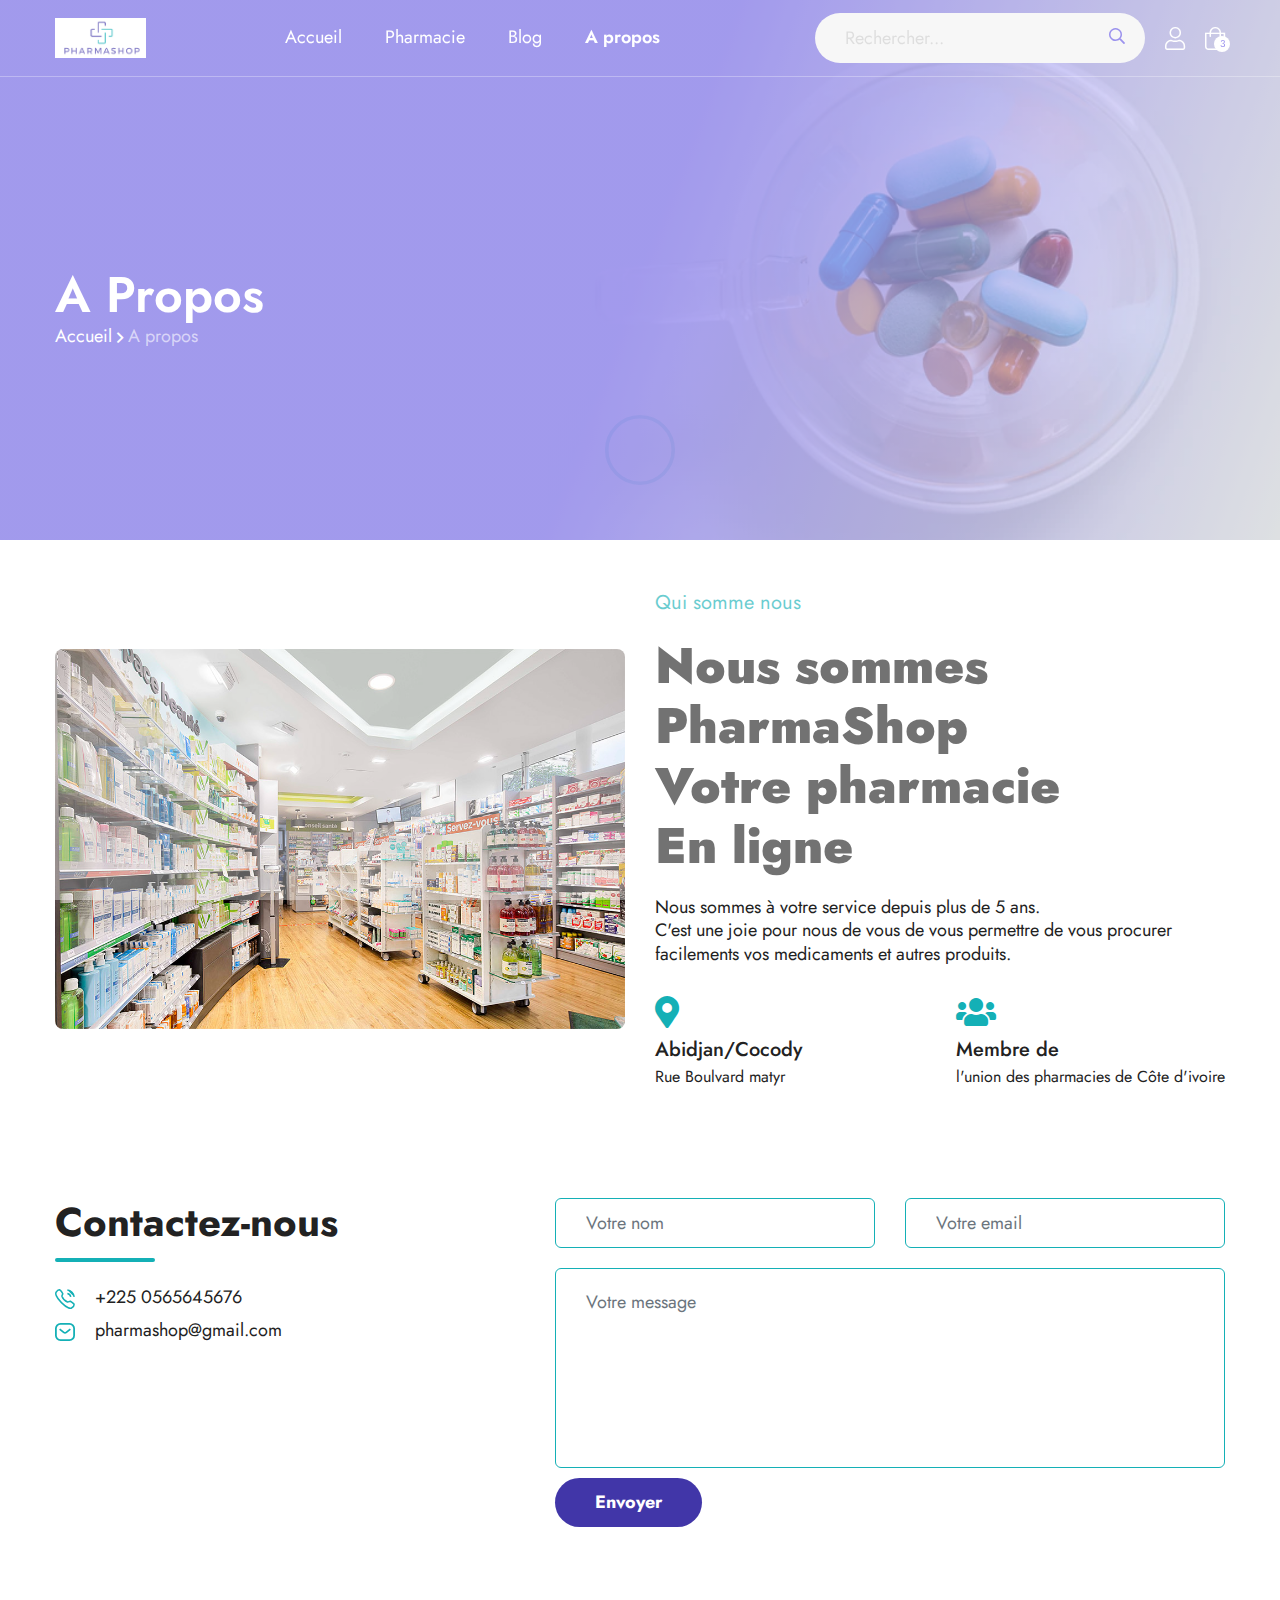
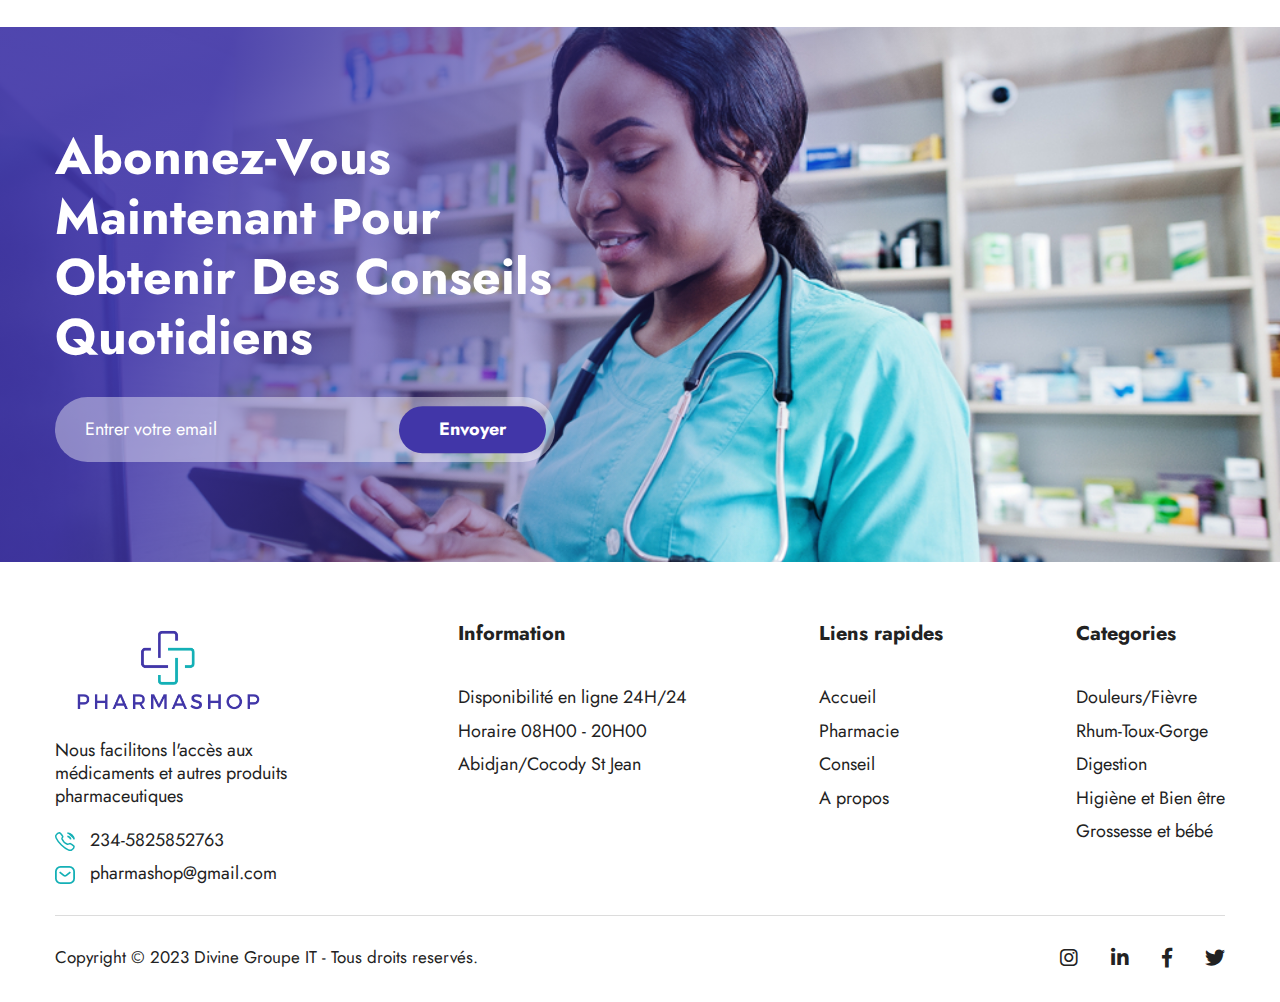
<file: about.html>
<!DOCTYPE html>
<html lang="zxx">

<head>
    <meta charset="UTF-8">
    <meta name="viewport" content="width=device-width, initial-scale=1.0">
    <meta http-equiv="X-UA-Compatible" content="ie=edge">
    <!-- title -->
    <title>PharmaShop</title>
    <!-- favicon -->
    <link href="img/favicon.html" type="image/png" rel="icon">
    <!--=============   All css link   ============ -->
    <link href="css/bootstrap.min.css" rel="stylesheet" type="text/css">
    <link href="css/helper.css" rel="stylesheet" type="text/css">
    <link href="css/fontawesome.min.css" rel="stylesheet" type="text/css"/>
    <link href="css/magnific.popup.min.css" rel="stylesheet" type="text/css">
    <link href="css/owl.carousel.min.css" rel="stylesheet" type="text/css">
    <link href="css/ion-rangeslider.css" rel="stylesheet" type="text/css">
    <link href="css/nice-select.css" rel="stylesheet" type="text/css">
    <link href="css/jquery.nice-number.css" rel="stylesheet" type="text/css">
    <link href="css/style.css" rel="stylesheet" type="text/css">
    <link href="css/responsive.css" rel="stylesheet" type="text/css">
    <link href="css/myStyles.css" rel="stylesheet" type="text/css">
</head>
<body>
    <!-- start preloader -->
    <div class="preloader">
      <img class="lazy-load" src="img/preloader.svg" alt="img"/>
    </div>
    <!-- end preloader -->
    <!-- start header -->
    <header class="d-flex align-items-center">
      <div class="container">
         <div class="row align-items-center">
            <div class="col-md-2 col-5">
               <!-- logo -->
               <div class="logo-area">
                  <a href="index.html">
                  <img class="lazy-load img-fluid" src="img/logo_pharmacie.min.png" alt="img"/>
                  </a>
               </div>
            </div>
            <div class="col-md-6 col-2">
               <!-- menu -->
               <div class="menu nav-menu">
                  <ul>
                     <li>
                        <a href="index.html">Accueil</a>
                     </li>
                     <li>
                        <a href="shop.html">Pharmacie</a>
                     </li>
                     <li>
                        <a href="blog.html">Blog</a>
                     </li>
                     <li>
                        <a class="active" href="about.html">A propos</a>
                     </li>
                  </ul>
               </div>
            </div>
            <div class="col-md-4 col-5">
               <div class="search-area-box d-flex justify-content-end align-items-center">
                  <form class="mr_20">
                     <input type="text" placeholder="Rechercher...">
                  </form>
                  <a href="#" class="mobile-search-area mr_20">
                  <i class="fal fa-search"></i>
                  </a>
                  <a href="#" class="user-area mr_20" data-toggle="modal" data-target="#sign-in">
                  <i class="fal fa-user"></i>
                  </a>
                  <div class="cart-area">
                     <a href="cart.html">
                     <i class="fal fa-shopping-bag"></i>
                     <span class="num-area">3</span>
                     </a>
                     <!-- cart hover -->
                     <div class="cart-hover-area">
                        <div class="box">
                           <div class="media">
                              <img class="lazy-load" src="img/cart-img.jpg" alt="img"/>
                              <div class="media-body">
                                 <h4>Produit1</h4>
                                 <p>1000 Fcfa</p>
                              </div>
                           </div>
                           <a href="#" class="hover-cart-item-close">
                           <i class="fal fa-times"></i>
                           </a>
                        </div>
                        <div class="box">
                           <div class="media">
                              <img class="lazy-load" src="img/cart-img-2.jpg" alt="img"/>
                              <div class="media-body">
                                 <h4>Produit2</h4>
                                 <p>1000 Fcfa</p>
                              </div>
                           </div>
                           <a href="#" class="hover-cart-item-close">
                           <i class="fal fa-times"></i>
                           </a>
                        </div>
                        <div class="box bx-last">
                           <div class="media">
                              <img class="lazy-load" src="img/cart-img-3.jpg" alt="img"/>
                              <div class="media-body">
                                 <h4>Produit3</h4>
                                 <p>1000 Fcfa</p>
                              </div>
                           </div>
                           <a href="#" class="hover-cart-item-close">
                           <i class="fal fa-times"></i>
                           </a>
                        </div>
                        <div class="d-flex hover-cart-subtotal justify-content-between">
                           <p>Total</p>
                           <p>3000 Fcfa</p>
                        </div>
                        <div class="hover-cart-btn-area mt_30">
                           <a href="cart.html" class="button w-100">Voir panier</a>
                           <a href="checkout.html" class="button w-100 mt_20">Commander</a>
                        </div>
                     </div>
                  </div>
                  <!-- menu toggler -->
                  <div class="hamburger-menu">
                     <span class="line-top"></span>
                     <span class="line-center"></span>
                     <span class="line-bottom"></span>
                  </div>
               </div>
            </div>
            <!-- search-form -->
            <div class="search-form-wrapper">
               <form>
                  <div class="input">
                     <input type="text" placeholder="Search here">
                     <div class="btn-area">
                        <button type="submit" class="btn-sub">
                        <i class="fal fa-search"></i>
                        </button>
                     </div>
                  </div>
                  <div class="close-search">
                     <i class="fal fa-times"></i>
                  </div>
               </form>
            </div>
         </div>
      </div>
   </header>
    <!-- end header -->
    <main>
      <!-- start home area -->
      <div class="home-area about-home d-flex align-items-center lazy-img"  style="background-image: url(img/about-hero.jpg);">
        <div class="container">
          <div class="row align-items-center justify-content-center">
            <div class="col-md-12">
              <div class="home-text-area">
                <h2>A propos</h2>
                <div>
                  <ol class="breadcrumb">
                    <li class="breadcrumb-item"><a href="index.html">Accueil</a></li>
                    <li class="breadcrumb-item active">A propos</li>
                  </ol>
                </div>
              </div>
            </div>
          </div>
        </div>
      </div>
      <!-- end home area -->
      <!-- start about area -->
      <div class="about-area">
        <div class="container">
          <div class="row align-items-center">
            <div class="col-lg-6 mt_30">
              <div class="img-area">
                <img class="img-fluid lazy-load" src="img/pharmacie_rayon.jpg" alt="img"/>
              </div>
            </div>
            <div class="col-lg-6 mt_30">
              <div class="about-text">
                <p>Qui somme nous</p>
                <h2>Nous sommes PharmaShop<br> Votre pharmacie <br>En ligne</h2>
                <span>Nous sommes à votre service depuis plus de 5 ans.<br> 
                  C'est une joie pour nous de vous de vous permettre de vous procurer <br> facilements vos medicaments et autres produits.</span>
              </div>
              <div class="about-feature d-flex mt_30">
                <div class="box">
                  <i class="fas fa-map-marker-alt"></i>
                  <h4>Abidjan/Cocody</h4>
                  <span>Rue Boulvard matyr</span>
                </div>
                <div class="box br-box">
                  <i class="fas fa-users"></i>
                  <h4>Membre de</h4>
                  <span>l'union des pharmacies de Côte d'ivoire</span>
                </div>
              </div>
            </div>
          </div>
        </div>
      </div>
      <!-- end about area -->
      <!-- start contact area -->
      <div class="contact-area">
        <div class="container">
          <div class="row">
            <div class="col-md-5 mt_30">
              <div class="contact-deatils-box">
                <h3>Contactez-nous</h3>
                <div class="contact-item">
                  <a href="tel:2345825852763">
                  <img class="mr_15 lazy-load" src="img/phone.svg" alt="img"/>
                  <span>+225 0565645676</span>
                  </a>
                  <a class="mt_10" href="mailto:exmple@gmail.com">
                  <img class="mr_15 lazy-load" src="img/mail.svg" alt="img"/>
                  <span>pharmashop@gmail.com</span>
                  </a>
                </div>
              </div>
            </div>
            <div class="col-md-7 mt_10">
              <form class="needs-validation" novalidate>
                <div class="row">
                  <div class="col-md-6 mt_20">
                    <div class="input_group">
                      <input class="form-control" type="text" placeholder="Votre nom" required="">
                    </div>
                  </div>
                  <div class="col-md-6 mt_20">
                    <div class="input_group">
                      <input class="form-control" type="email" placeholder="Votre email" required="">
                    </div>
                  </div>
                  <div class="col-md-12">
                    <div class="input_group">
                      <textarea class="form-control" placeholder="Votre message" required=""></textarea>
                    </div>
                  </div>
                  <div class="col-md-12">
                    <div class="btn-area mt_10">
                      <button class="button btn-contact">Envoyer</button>
                    </div>
                  </div>
                </div>
              </form>
            </div>
          </div>
        </div>
      </div>
      <!-- end contact area -->
      <!-- start subscribe area -->
      <div class="subscribe-area" style="background-image: url(img/newletter2.jpg);">
        <div class="container">
           <div class="row align-items-center">
              <div class="col-md-8 col-lg-6">
                 <div class="sub-text">
                    <h2>Abonnez-Vous<br> maintenant pour obtenir des conseils quotidiens</h2>
                    <div class="search-box-area">
                       <input type="email" placeholder="Entrer votre email">
                       <div class="btn-area">
                          <button type="submit" class="search-btn button">Envoyer</button>
                       </div>
                    </div>
                 </div>
              </div>
           </div>
        </div>
     </div>
      <!-- end subscribe area -->
      <!-- start sign-in modal  -->
      <div class="sign-in-modal-wrapper">
        <div class="modal fade" id="sign-in">
           <div class="modal-dialog modal-dialog-centered">
              <div class="modal-content">
                 <div class="modal-close" data-dismiss="modal" >
                    <i class="fal fa-times"></i>
                 </div>
                 <ul class="nav nav-pills mb-3">
                    <li class="nav-item">
                       <a class="nav-link active" data-toggle="pill" href="#pills-si">SE CONNECTER</a>
                    </li>
                    <li class="nav-item">
                       <a class="nav-link" data-toggle="pill" href="#pills-su">S'INSCRIRE</a>
                    </li>
                 </ul>
                 <div class="tab-content">
                    <div class="tab-pane fade show active" id="pills-si">
                       <form action="#" class="mt_20 needs-validation" novalidate="">
                          <div class="input_group">
                             <label for="sign-in-for">Adresse mail or Nom utilisateur*</label>
                             <input id="sign-in-for" type="email" class="form-control" required="">
                          </div>
                          <div class="input_group mt_10">
                             <label for="sign-in-for-2">Mot de passe*</label>
                             <input id="sign-in-for-2" type="password" class="form-control" required="">
                          </div>
                          <div class="remember-area">
                             <div class="check-group">
                                <input type="checkbox" id="rem">
                                <label for="rem">Se souvenir de moi</label>
                             </div>
                             <a href="#">Mot de passe oublié</a>
                          </div>
                          <div class="sign-btn-area">
                             <button type="submit" class="button w-100">CONNEXION</button>
                          </div>
                          <div class="or-sign">
                             <p>ou se connecter avec</p>
                             <div class="or-sign-btn">
                                <a class="button btn-google" href="#">
                                <i class="fab fa-google"></i>
                                <span>Google</span>
                                </a>
                             </div>
                          </div>
                       </form>
                    </div>
                    <div class="tab-pane fade" id="pills-su">
                       <form action="#" class="mt_20 needs-validation" novalidate="">
                          <div class="input_group">
                             <label for="sign-up-for">Adresse mail or Nom utilisateur*</label>
                             <input id="sign-up-for" type="email" class="form-control" required="">
                          </div>
                          <div class="input_group mt_10">
                             <label for="sign-in-for-2">Mot de passe*</label>
                             <input id="sign-in-for-2" type="password" class="form-control" required="">
                          </div>
                          <div class="input_group mt_10">
                             <label for="sign-in-for-2">Confirmer mot de passe*</label>
                             <input id="sign-in-for-2" type="password" class="form-control" required="">
                          </div>
                          <div class="remember-area policy">
                             <div class="check-group">
                                <input type="checkbox" id="policy-1" class="form-check-input" required="">
                                <label for="policy-1" class="form-check-label">J'accepte votre <a href="#">politique de confidentialité</a> * </label>
                             </div>
                          </div>
                          <div class="sign-btn-area">
                             <button type="submit" class="button w-100">VALIDER</button>
                          </div>
                          <div class="or-sign">
                             <p>ou s'inscrire avec</p>
                             <div class="or-sign-btn">
                                <a class="button btn-google" href="#">
                                <i class="fab fa-google"></i>
                                <span>Google</span>
                                </a>
                             </div>
                          </div>
                       </form>
                    </div>
                 </div>
              </div>
           </div>
        </div>
     </div>
      <!-- end sign-in modal  -->
    </main>
    <!-- start footer area -->
    <footer>
      <div class="container">
         <div class="footer-top">
            <div class="row justify-content-between">
               <div class="footer-box">
                  <a href="index.html">
                  <img class="lazy-load img-fluid footer-logo" src="img/logo_pharmacie.min.png" alt="img"/>
                  </a>
                  <p class="mt_20">Nous facilitons l'accès aux médicaments et autres produits pharmaceutiques</p>
                  <div class="contact-area-footer mt_20">
                     <a href="#">
                     <img class="lazy-load" src="img/phone.svg" alt="img"/>
                     <span>234-5825852763</span>
                     </a>
                     <a class="mt_10" href="mailto:info@example.com">
                     <img class="lazy-load" src="img/mail.svg" alt="img"/>
                     <span>pharmashop@gmail.com</span>
                     </a>
                  </div>
               </div>
               <div class="footer-box">
                  <h5>Information</h5>
                  <div class="links">
                     <a href="#">Disponibilité en ligne 24H/24</a>
                     <a class="mt_10" href="#">Horaire 08H00 - 20H00</a>
                     <a class="mt_10" href="#">Abidjan/Cocody St Jean  </a>
                  </div>
               </div>
               <div class="footer-box">
                  <h5>Liens rapides</h5>
                  <div class="links">
                     <a class="mt_10" href="#">Accueil</a>
                     <a class="mt_10" href="#">Pharmacie</a>
                     <a class="mt_10" href="#">Conseil</a>
                     <a class="mt_10" href="#">A propos</a>
                  </div>
               </div>
               <div class="footer-box">
                  <h5>Categories</h5>
                  <div class="links">
                     <a class="mt_10" href="#">Douleurs/Fièvre</a>
                     <a class="mt_10" href="#">Rhum-Toux-Gorge</a>
                     <a class="mt_10" href="#">Digestion</a>
                     <a class="mt_10" href="#">Higiène et Bien être</a>
                     <a class="mt_10" href="#">Grossesse et bébé</a>
                  </div>
               </div>
            </div>
         </div>
         <div class="footer-bottom">
            <div class="row">
               <div class="col-md-8">
                  <p class="copyright">Copyright © 2023 Divine Groupe IT - Tous droits reservés.</p>
               </div>
               <div class="col-md-4 text-right">
                  <div class="icon-area">
                     <a href="#">
                     <i class="fab fa-instagram"></i>
                     </a>
                     <a href="#">
                     <i class="fab fa-linkedin-in"></i>
                     </a>
                     <a href="#">
                     <i class="fab fa-facebook-f"></i>
                     </a>
                     <a href="#">
                     <i class="fab fa-twitter"></i>
                     </a>
                  </div>
               </div>
            </div>
         </div>
      </div>
   </footer>
    <!-- end footer area -->
    <!-- start back to top -->
    <a href="#" class="back-to-top">
    <i class="fal fa-long-arrow-up"></i>
    </a>
    <!-- end back to top -->
    <!--=============   All js link   ============ -->
    <script src="js/jquery-3.5.1.min.js"></script>
    <script src="js/plugin.js"></script>
    <script src="js/main.js"></script>
  </body>

<!-- Mirrored from web-themes.xyz/html/maria/about.html by HTTrack Website Copier/3.x [XR&CO'2014], Sat, 18 Feb 2023 20:51:18 GMT -->
</html>
</file>
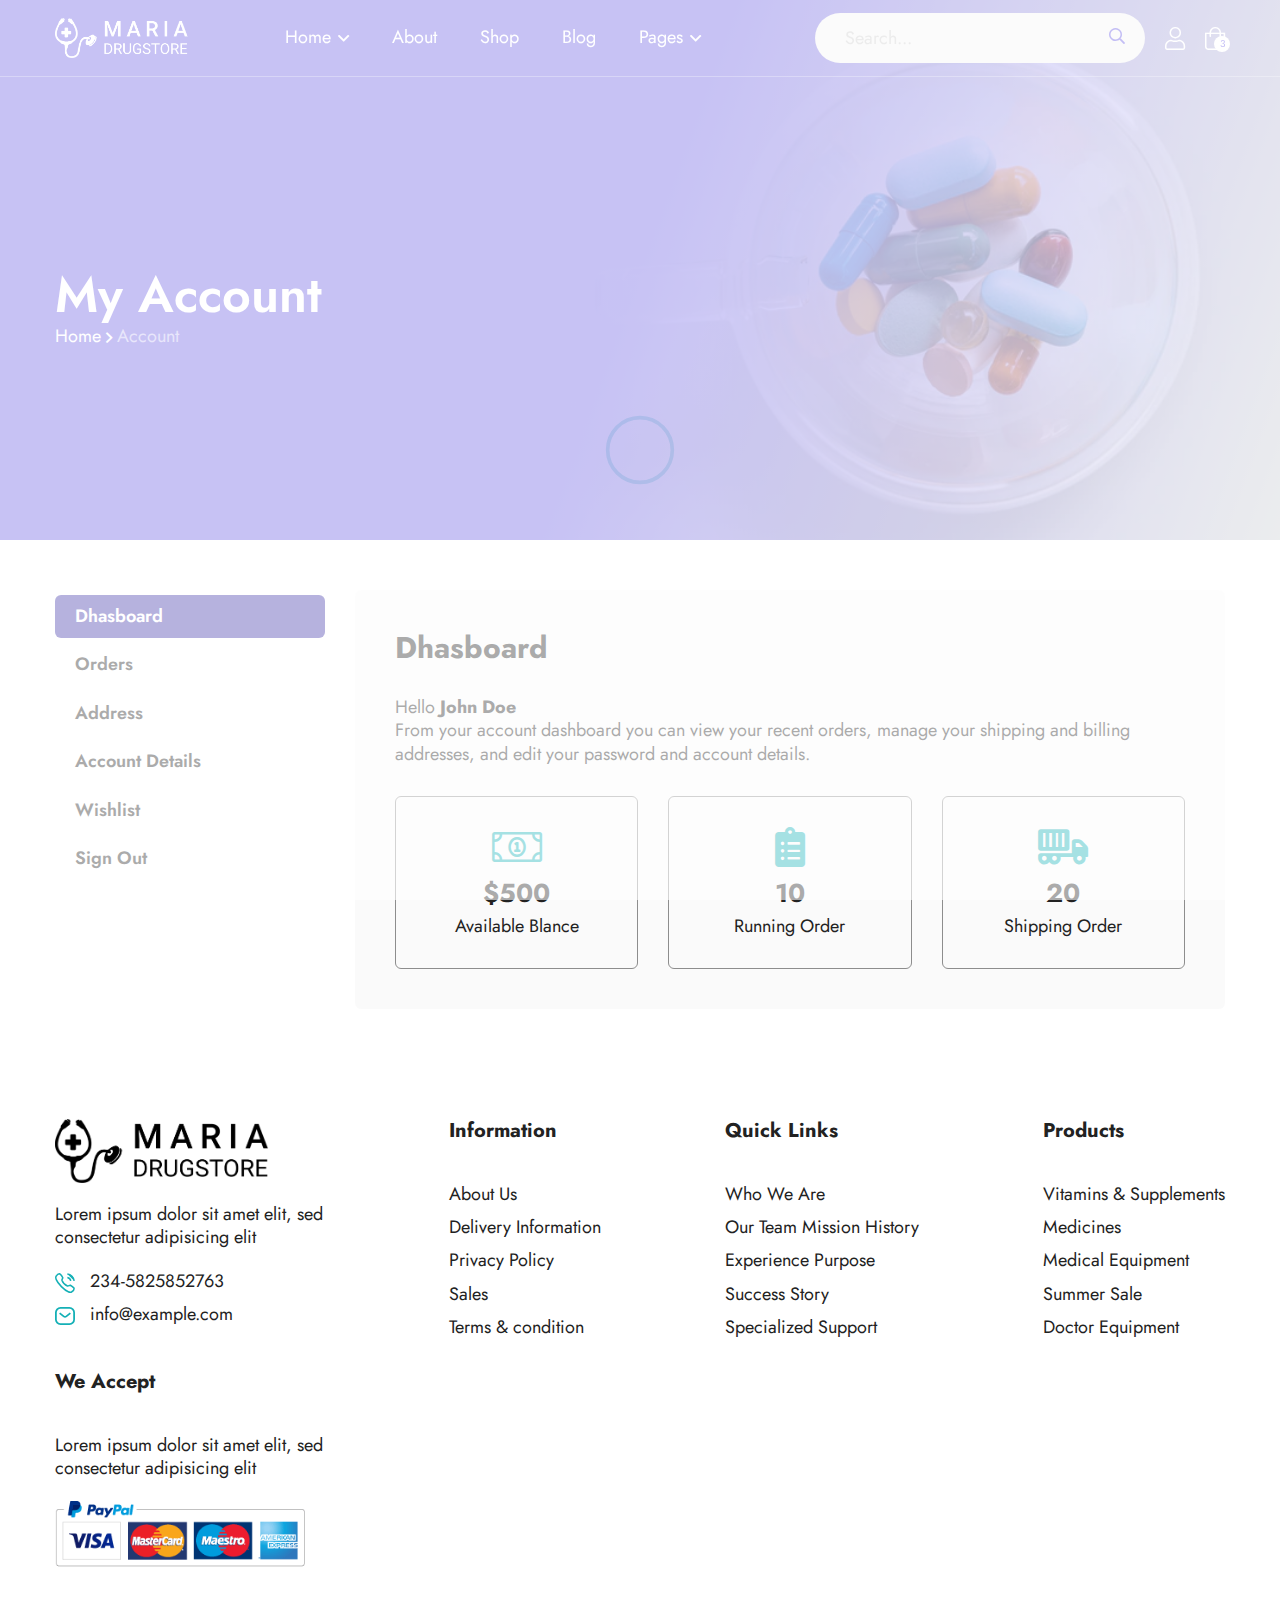
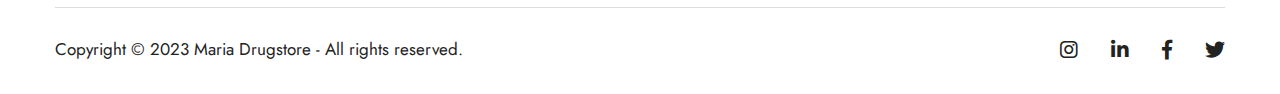
<file: account.html>
<!DOCTYPE html>
<html lang="xzz">
  
<!-- Mirrored from web-themes.xyz/html/maria/account.html by HTTrack Website Copier/3.x [XR&CO'2014], Sat, 18 Feb 2023 20:51:24 GMT -->
<head>
    <meta charset="UTF-8">
    <meta name="viewport" content="width=device-width, initial-scale=1.0">
    <meta http-equiv="X-UA-Compatible" content="ie=edge">
    <!-- title -->
    <title>PharmaShop</title>
    <!-- favicon -->
    <link href="img/favicon.html" type="image/png" rel="icon">
    <!--=============   All css link   ============ -->
    <link href="css/bootstrap.min.css" rel="stylesheet" type="text/css">
    <link href="css/helper.css" rel="stylesheet" type="text/css">
    <link href="css/fontawesome.min.css" rel="stylesheet" type="text/css"/>
    <link href="css/magnific.popup.min.css" rel="stylesheet" type="text/css">
    <link href="css/owl.carousel.min.css" rel="stylesheet" type="text/css">
    <link href="css/ion-rangeslider.css" rel="stylesheet" type="text/css">
    <link href="css/nice-select.css" rel="stylesheet" type="text/css">
    <link href="css/jquery.nice-number.css" rel="stylesheet" type="text/css">
    <link href="css/style.css" rel="stylesheet" type="text/css">
    <link href="css/responsive.css" rel="stylesheet" type="text/css">
  </head>
  <body>
    <!-- start preloader -->
    <div class="preloader">
      <img class="lazy-load" src="img/preloader.svg" alt="img"/>
    </div>
    <!-- end preloader -->
    <!-- start header -->
    <header class="d-flex align-items-center">
      <div class="container">
        <div class="row align-items-center">
          <div class="col-md-2 col-5">
            <!-- logo -->
            <div class="logo-area">
              <a href="index.html">
              <img class="lazy-load img-fluid" src="img/logo.png" alt="img"/>
              </a>
            </div>
          </div>
          <div class="col-md-6 col-2">
            <!-- menu -->
            <div class="menu">
              <ul>
                <li class="home_dropdown">
                  <a class="home_dropdown_toggle" href="#">Home</a>
                  <ul class="home_dropdown_list">
                    <li>
                      <a href="index.html">Banner Home</a>
                    </li>
                    <li>
                      <a href="index-2.html">Slider Home</a>
                    </li>
                    <li>
                      <a href="index-3.html">Curved Home - 1</a>
                    </li>
                    <li>
                      <a href="index-6.html">Curved Home - 2</a>
                    </li>
                    <li>
                      <a href="index-5.html">Parallax Home</a>
                    </li>
                    <li>
                      <a href="index-4.html">Video Home</a>
                    </li>
                  </ul>
                </li>
                <li>
                  <a href="about.html">About</a>
                </li>
                <li>
                  <a href="shop.html">Shop</a>
                </li>
                <li>
                  <a href="blog.html">Blog</a>
                </li>
                <li class="page_dropdown">
                  <a class="page_dropdown_toggle" href="#">Pages</a>
                  <ul class="page_dropdown_list">
                    <li>
                      <a href="about.html">About Page</a>
                    </li>
                    <li>
                      <a href="shop.html">Shop Page</a>
                    </li>
                    <li>
                      <a href="blog.html">Blog Page</a>
                    </li>
                    <li>
                      <a href="product-view.html">Product-view Page</a>
                    </li>
                    <li>
                      <a href="blog-view.html">Blog-view Page</a>
                    </li>
                    <li>
                      <a href="cart.html">Cart Page</a>
                    </li>
                    <li>
                      <a href="checkout.html">Checkout Page</a>
                    </li>
                    <li>
                      <a href="account.html">Account Page</a>
                    </li>
                    <li>
                      <a href="wishlist.html">Wishlist Page</a>
                    </li>
                  </ul>
                </li>
              </ul>
            </div>
          </div>
          <div class="col-md-4 col-5">
            <div class="search-area-box d-flex justify-content-end align-items-center">
              <form class="mr_20">
                <input type="text" placeholder="Search...">
              </form>
              <a href="#" class="mobile-search-area mr_20">
              <i class="fal fa-search"></i>
              </a>
              <a href="#" class="user-area mr_20" data-toggle="modal" data-target="#sign-in">
              <i class="fal fa-user"></i>
              </a>
              <div class="cart-area">
                <a href="cart.html">
                <i class="fal fa-shopping-bag"></i>
                <span class="num-area">3</span>
                </a>
                <!-- cart hover -->
                <div class="cart-hover-area">
                  <div class="box">
                    <div class="media">
                      <img class="lazy-load" src="img/cart-img.jpg" alt="img"/>
                      <div class="media-body">
                        <h4>Anti-septic Dry Hand Gel</h4>
                        <p>$120.00</p>
                      </div>
                    </div>
                    <a href="#" class="hover-cart-item-close">
                    <i class="fal fa-times"></i>
                    </a>
                  </div>
                  <div class="box">
                    <div class="media">
                      <img class="lazy-load" src="img/cart-img-2.jpg" alt="img"/>
                      <div class="media-body">
                        <h4>Anti-septic Dry Hand Gel</h4>
                        <p>$120.00</p>
                      </div>
                    </div>
                    <a href="#" class="hover-cart-item-close">
                    <i class="fal fa-times"></i>
                    </a>
                  </div>
                  <div class="box bx-last">
                    <div class="media">
                      <img class="lazy-load" src="img/cart-img-3.jpg" alt="img"/>
                      <div class="media-body">
                        <h4>Anti-septic Dry Hand Gel</h4>
                        <p>$120.00</p>
                      </div>
                    </div>
                    <a href="#" class="hover-cart-item-close">
                    <i class="fal fa-times"></i>
                    </a>
                  </div>
                  <div class="d-flex hover-cart-subtotal justify-content-between">
                    <p>Subtotal</p>
                    <p>$385.00</p>
                  </div>
                  <div class="hover-cart-btn-area mt_30">
                    <a href="cart.html" class="button w-100">View cart</a>
                    <a href="checkout.html" class="button w-100 mt_20">Checkout</a>
                  </div>
                </div>
              </div>
              <!-- menu toggler -->
              <div class="hamburger-menu">
                <span class="line-top"></span>
                <span class="line-center"></span>
                <span class="line-bottom"></span>
              </div>
            </div>
          </div>
          <!-- search-form -->
          <div class="search-form-wrapper">
            <form>
              <div class="input">
                <input type="text" placeholder="Search here">
                <div class="btn-area">
                  <button type="submit" class="btn-sub">
                  <i class="fal fa-search"></i>
                  </button>
                </div>
              </div>
              <div class="close-search">
                <i class="fal fa-times"></i>
              </div>
            </form>
          </div>
        </div>
      </div>
    </header>
    <!-- end header -->
    <main>
      <!-- start home area -->
      <div class="home-area product-view-home d-flex align-items-center lazy-img"  style="background-image: url(img/about-hero.jpg);">
        <div class="container">
          <div class="row align-items-center justify-content-center">
            <div class="col-md-12">
              <div class="home-text-area">
                <h2>My Account</h2>
                <div>
                  <ol class="breadcrumb">
                    <li class="breadcrumb-item"><a href="index.html">Home</a></li>
                    <li class="breadcrumb-item active">Account</li>
                  </ol>
                </div>
              </div>
            </div>
          </div>
        </div>
      </div>
      <!-- end home area -->
      <!-- start account area -->
      <div class="account-area">
        <div class="container">
          <div class="row">
            <div class="col-lg-3 mt_30">
              <div class="account-tab-link">
                <div class="nav flex-column nav-pills" id="v-pills-tab">
                  <a class="nav-link active" data-toggle="pill" href="#v-pills-dash">Dhasboard</a>
                  <a class="nav-link" data-toggle="pill" href="#v-pills-order">Orders</a>
                  <a class="nav-link" data-toggle="pill" href="#v-pills-address">Address</a>
                  <a class="nav-link" data-toggle="pill" href="#v-pills-ac-deatils">Account Details</a>
                  <a class="nav-link" href="wishlist.html">Wishlist</a>
                  <a class="nav-link" href="#">Sign Out</a>
                </div>
              </div>
            </div>
            <div class="col-lg-9 mt_30">
              <div class="account-tab-element">
                <div class="tab-content" id="v-pills-tabContent">
                  <div class="tab-pane fade show active" id="v-pills-dash">
                    <div class="box-area">
                      <h3>Dhasboard</h3>
                      <p class="mt_30">Hello <strong>John Doe</strong></p>
                      <p>From your account dashboard you can view your recent orders, manage your shipping and billing addresses, and edit your password and account details.</p>
                      <div class="row">
                        <div class="col-xl-4 col-lg-6 mt_30">
                          <div class="dhasboard-box">
                            <i class="fal fa-money-bill-alt"></i>
                            <p>$500</p>
                            <h2>Available Blance</h2>
                          </div>
                        </div>
                        <div class="col-xl-4 col-lg-6 mt_30">
                          <div class="dhasboard-box">
                            <i class="fas fa-clipboard-list"></i>
                            <p>10</p>
                            <h2>Running Order</h2>
                          </div>
                        </div>
                        <div class="col-xl-4 col-lg-6 mt_30">
                          <div class="dhasboard-box">
                            <i class="fas fa-truck-container"></i>
                            <p>20</p>
                            <h2>Shipping Order</h2>
                          </div>
                        </div>
                      </div>
                    </div>
                  </div>
                  <div class="tab-pane fade" id="v-pills-order">
                    <div class="box-area">
                      <h3>Orders</h3>
                      <div class="orders-table-wrapper">
                        <table class="mt_30">
                          <thead>
                            <tr>
                              <th class="order-id-width">Order</th>
                              <th class="order-date-width">Date</th>
                              <th class="order-status-width">Status</th>
                              <th class="order-price-width">Total</th>
                              <th class="order-action-width">Action</th>
                            </tr>
                          </thead>
                          <tbody>
                            <tr>
                              <td class="order-id-width">#2321</td>
                              <td class="order-date-width">August 20, 2022</td>
                              <td class="order-status-width">Processing</td>
                              <td class="order-price-width">$121.00 for 1 item </td>
                              <td class="order-action-width">
                                <a href="#" class="button">View</a>
                              </td>
                            </tr>
                            <tr>
                              <td class="order-id-width">#2321</td>
                              <td class="order-date-width">August 20, 2022</td>
                              <td class="order-status-width">Processing</td>
                              <td class="order-price-width">$121.00 for 1 item </td>
                              <td class="order-action-width">
                                <a href="#" class="button">View</a>
                              </td>
                            </tr>
                            <tr>
                              <td class="order-id-width">#2321</td>
                              <td class="order-date-width">August 20, 2022</td>
                              <td class="order-status-width">Processing</td>
                              <td class="order-price-width">$121.00 for 1 item </td>
                              <td class="order-action-width">
                                <a href="#" class="button">View</a>
                              </td>
                            </tr>
                            <tr>
                              <td class="order-id-width">#2321</td>
                              <td class="order-date-width">August 20, 2022</td>
                              <td class="order-status-width">Processing</td>
                              <td class="order-price-width">$121.00 for 1 item </td>
                              <td class="order-action-width">
                                <a href="#" class="button">View</a>
                              </td>
                            </tr>
                          </tbody>
                        </table>
                      </div>
                    </div>
                  </div>
                  <div class="tab-pane fade" id="v-pills-address">
                    <div class="box-area">
                      <h3>Address</h3>
                      <p class="">The following addresses will be used on the checkout page by default.</p>
                      <div class="row">
                        <div class="col-md-6">
                          <div class="address-box-wrapper d-flex">
                            <div class="delivery-address">
                              <h4>Billing Address :</h4>
                              <div class="delivery-feature">
                                <div class="bi">
                                  <p>Name :</p>
                                  <span>Jhon Doe</span>
                                </div>
                                <div class="bi">
                                  <p>Address :</p>
                                  <span>Wall Street</span>
                                </div>
                                <div class="bi">
                                  <p>City :</p>
                                  <span>California</span>
                                </div>
                                <div class="bi">
                                  <p>Country :</p>
                                  <span>United States (US)</span>
                                </div>
                                <div class="bi">
                                  <p>Postcode :</p>
                                  <span>92020</span>
                                </div>
                                <div class="bi">
                                  <p>Phone :</p>
                                  <span>45612223334</span>
                                </div>
                              </div>
                            </div>
                          </div>
                        </div>
                        <div class="col-md-6">
                          <div class="address-box-wrapper d-flex">
                            <div class="delivery-address">
                              <h4>Shipping Address :</h4>
                              <div class="delivery-feature">
                                <div class="bi">
                                  <p>Name :</p>
                                  <span>Jhon Doe</span>
                                </div>
                                <div class="bi">
                                  <p>Address :</p>
                                  <span>Wall Street</span>
                                </div>
                                <div class="bi">
                                  <p>City :</p>
                                  <span>California</span>
                                </div>
                                <div class="bi">
                                  <p>Country :</p>
                                  <span>United States (US)</span>
                                </div>
                                <div class="bi">
                                  <p>Postcode :</p>
                                  <span>92020</span>
                                </div>
                                <div class="bi">
                                  <p>Phone :</p>
                                  <span>45612223334</span>
                                </div>
                              </div>
                            </div>
                          </div>
                        </div>
                      </div>
                    </div>
                  </div>
                  <div class="tab-pane fade" id="v-pills-ac-deatils">
                    <div class="box-area account-deatils">
                      <h3>Account Details</h3>
                      <form class="needs-validation" novalidate="">
                        <div class="row">
                          <div class="col-md-6 mt_20">
                            <div class="input_group">
                              <label>Name</label>
                              <input class="form-control" type="text" placeholder="Jhon Doe" required="">
                            </div>
                          </div>
                          <div class="col-md-6 mt_20">
                            <div class="input_group">
                              <label>Username</label>
                              <input class="form-control" type="text" placeholder="jhon45" required="">
                            </div>
                          </div>
                          <div class="col-md-12 mt_20">
                            <div class="input_group">
                              <label>Email</label>
                              <input class="form-control" type="email" placeholder="info@example.com" required="">
                            </div>
                          </div>
                        </div>
                        <div class="change-pass mt_50">
                          <h4>Reset Password</h4>
                          <div class="row">
                            <div class="col-md-12 mt_20">
                              <div class="input_group">
                                <label>Current Password</label>
                                <input class="form-control" type="password" required="">
                              </div>
                            </div>
                            <div class="col-md-12 mt_20">
                              <div class="input_group">
                                <label>New Password</label>
                                <input class="form-control" type="password" required="">
                              </div>
                            </div>
                            <div class="col-md-12 mt_20">
                              <div class="input_group">
                                <label>Confirm Password</label>
                                <input class="form-control" type="password" required="">
                              </div>
                            </div>
                          </div>
                          <div class="savechange-pass-area mt_30">
                            <button type="submit" class="button">Save Changes</button>
                          </div>
                        </div>
                      </form>
                    </div>
                  </div>
                  <div class="tab-pane fade" id="v-pills-wishlist">
                    <div class="box-area account-deatils">
                      <h3>Wishlist</h3>
                    </div>
                  </div>
                </div>
              </div>
            </div>
          </div>
        </div>
      </div>
      <!-- end account area -->
      <!-- start sign-in modal  -->
      <div class="sign-in-modal-wrapper">
        <div class="modal fade" id="sign-in">
          <div class="modal-dialog modal-dialog-centered">
            <div class="modal-content">
              <div class="modal-close" data-dismiss="modal" >
                <i class="fal fa-times"></i>
              </div>
              <ul class="nav nav-pills mb-3" id="pills-tab">
                <li class="nav-item">
                  <a class="nav-link active" data-toggle="pill" href="#pills-si">SIGN IN</a>
                </li>
                <li class="nav-item">
                  <a class="nav-link" data-toggle="pill" href="#pills-su">SIGN UP</a>
                </li>
              </ul>
              <div class="tab-content" id="pills-tabContent">
                <div class="tab-pane fade show active" id="pills-si">
                  <form action="#" class="mt_20 needs-validation" novalidate="">
                    <div class="input_group">
                      <label>Email address or Username*</label>
                      <input type="text" class="form-control" required="">
                    </div>
                    <div class="input_group mt_10">
                      <label>Password*</label>
                      <input type="password" class="form-control" required="">
                    </div>
                    <div class="remember-area">
                      <div class="check-group">
                        <input type="checkbox" id="rem">
                        <label for="rem">Remember Me</label>
                      </div>
                      <a href="#">Lost your password?</a>
                    </div>
                    <div class="sign-btn-area">
                      <button type="submit" class="button w-100">SIGN IN</button>
                    </div>
                    <div class="or-sign">
                      <p>or sign in with</p>
                      <div class="or-sign-btn">
                        <a class="button btn-google" href="#">
                        <i class="fab fa-google"></i>
                        <span>login with Google</span>
                        </a>
                        <a class="button btn-facebook" href="#">
                        <i class="fab fa-facebook-f"></i>
                        <span>login with Facebook</span>
                        </a>
                      </div>
                    </div>
                  </form>
                </div>
                <div class="tab-pane fade" id="pills-su">
                  <form action="#" class="mt_20 needs-validation" novalidate="">
                    <div class="input_group">
                      <label>Email address or Username*</label>
                      <input type="text" class="form-control" required="">
                    </div>
                    <div class="input_group mt_10">
                      <label>Phone*</label>
                      <input type="text" class="form-control" required="">
                    </div>
                    <div class="remember-area policy">
                      <div class="check-group">
                        <input type="checkbox" id="policy-1" class="form-check-input" required="">
                        <label for="policy-1" class="form-check-label">I agree to the <a href="#">privacy policy</a> * </label>
                      </div>
                    </div>
                    <div class="sign-btn-area">
                      <button type="submit" class="button w-100">SIGN UP</button>
                    </div>
                    <div class="or-sign">
                      <p>or sign in with</p>
                      <div class="or-sign-btn">
                        <a class="button btn-google" href="#">
                        <i class="fab fa-google"></i>
                        <span>login with Google</span>
                        </a>
                        <a class="button btn-facebook" href="#">
                        <i class="fab fa-facebook-f"></i>
                        <span>login with Facebook</span>
                        </a>
                      </div>
                    </div>
                  </form>
                </div>
              </div>
            </div>
          </div>
        </div>
      </div>
      <!-- end sign-in modal  -->
    </main>
    <!-- start footer area -->
    <footer>
       <div class="container">
          <div class="footer-top">
             <div class="row justify-content-between">
                <div class="footer-box">
                   <a href="index.html">
                   <img class="lazy-load img-fluid footer-logo" src="img/logo-dark.png" alt="img"/>
                   </a>
                   <p class="mt_20">Lorem ipsum dolor sit amet elit, sed consectetur adipisicing elit </p>
                   <div class="contact-area-footer mt_20">
                      <a href="#">
                      <img class="lazy-load" src="img/phone.svg" alt="img"/>
                      <span>234-5825852763</span>
                      </a>
                      <a class="mt_10" href="mailto:info@example.com">
                      <img class="lazy-load" src="img/mail.svg" alt="img"/>
                      <span>info@example.com</span>
                      </a>
                   </div>
                </div>
                <div class="footer-box">
                   <h5>Information</h5>
                   <div class="links">
                      <a href="#">About Us</a>
                      <a class="mt_10" href="#">Delivery Information</a>
                      <a class="mt_10" href="#">Privacy Policy</a>
                      <a class="mt_10" href="#">Sales</a>
                      <a class="mt_10" href="#">Terms & condition</a>
                   </div>
                </div>
                <div class="footer-box">
                   <h5>Quick Links</h5>
                   <div class="links">
                      <a class="mt_10" href="#">Who We Are</a>
                      <a class="mt_10" href="#">Our Team Mission History</a>
                      <a class="mt_10" href="#">Experience Purpose</a>
                      <a class="mt_10" href="#">Success Story</a>
                      <a class="mt_10" href="#">Specialized Support</a>
                   </div>
                </div>
                <div class="footer-box">
                   <h5>Products</h5>
                   <div class="links">
                      <a class="mt_10" href="#">Vitamins & Supplements</a>
                      <a class="mt_10" href="#">Medicines</a>
                      <a class="mt_10" href="#">Medical Equipment</a>
                      <a class="mt_10" href="#">Summer Sale</a>
                      <a class="mt_10" href="#">Doctor Equipment</a>
                   </div>
                </div>
                <div class="footer-box">
                   <h5>We Accept</h5>
                   <p class="mt_40">Lorem ipsum dolor sit amet elit, sed consectetur adipisicing elit </p>
                   <img class="payment-footer lazy-load" src="img/payment.jpg" alt="img">
                </div>
             </div>
          </div>
          <div class="footer-bottom">
             <div class="row">
                <div class="col-md-8">
                   <p class="copyright">Copyright © 2023 Maria Drugstore - All rights reserved.</p>
                </div>
                <div class="col-md-4 text-right">
                   <div class="icon-area">
                      <a href="#">
                      <i class="fab fa-instagram"></i>
                      </a>
                      <a href="#">
                      <i class="fab fa-linkedin-in"></i>
                      </a>
                      <a href="#">
                      <i class="fab fa-facebook-f"></i>
                      </a>
                      <a href="#">
                      <i class="fab fa-twitter"></i>
                      </a>
                   </div>
                </div>
             </div>
          </div>
       </div>
    </footer>
    <!-- end footer area -->
    <!-- start back to top -->
    <a href="#" class="back-to-top">
    <i class="fal fa-long-arrow-up"></i>
    </a>
    <!-- end back to top -->
    <!--=============   All js link   ============ -->
    <script src="js/jquery-3.5.1.min.js"></script>
    <script src="js/plugin.js"></script>
    <script src="js/main.js"></script>
  </body>

<!-- Mirrored from web-themes.xyz/html/maria/account.html by HTTrack Website Copier/3.x [XR&CO'2014], Sat, 18 Feb 2023 20:51:24 GMT -->
</html>
</file>
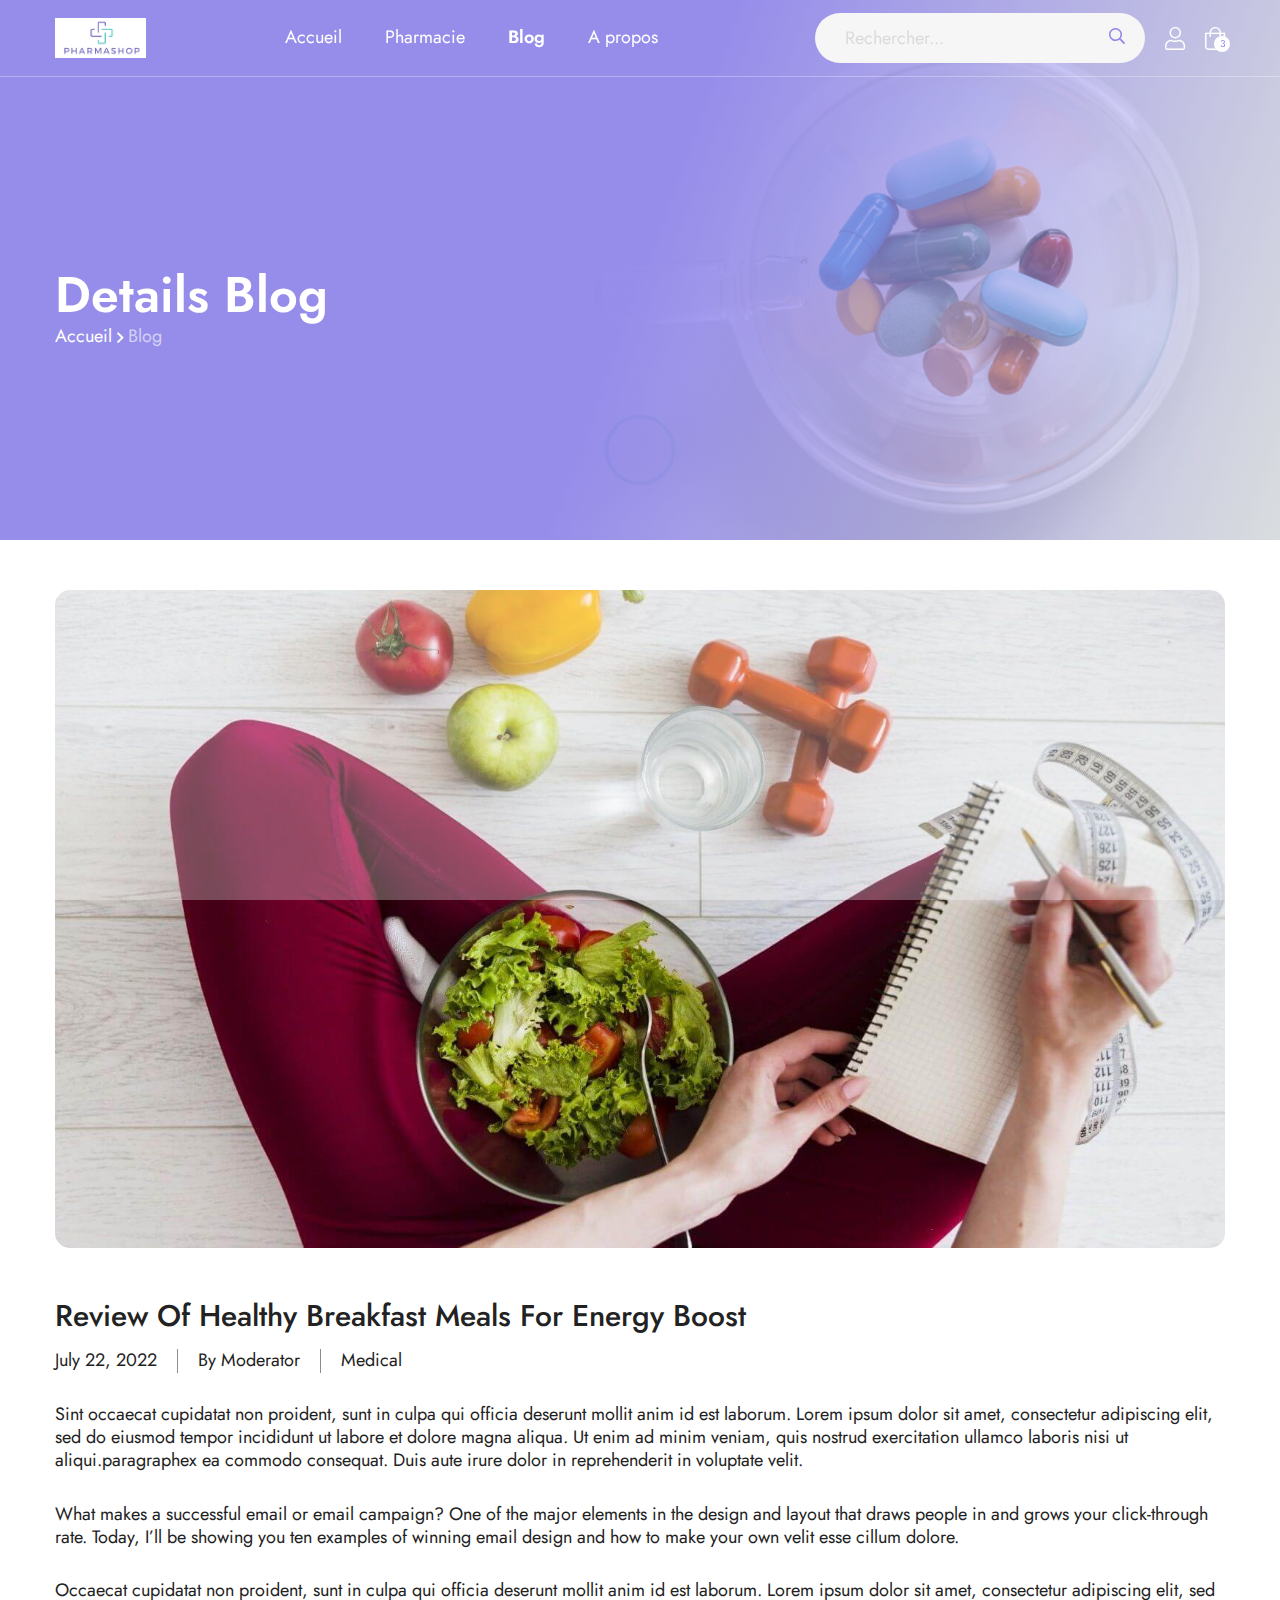
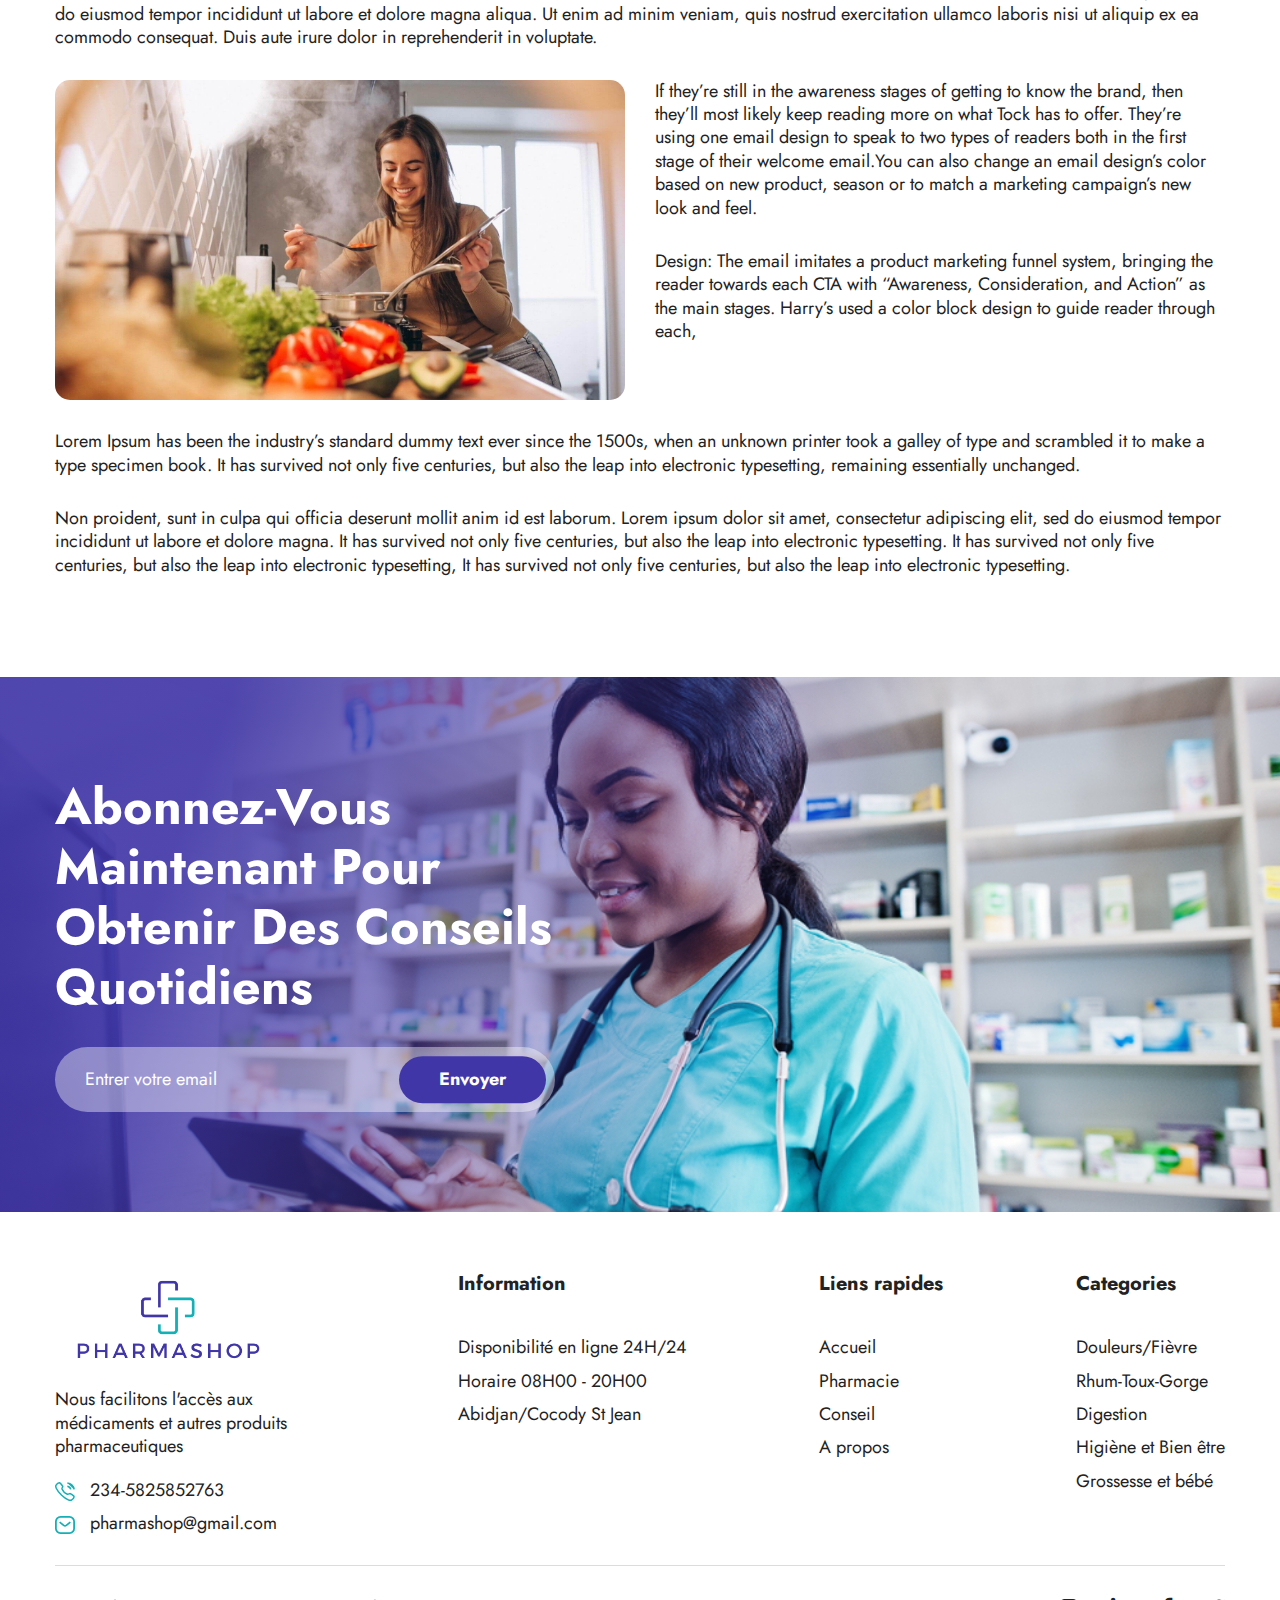
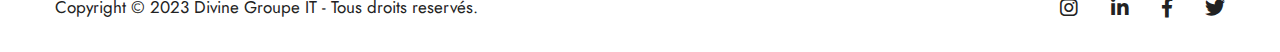
<file: blog-view.html>
<!DOCTYPE html>
<html lang="en">

<head>
  <meta charset="UTF-8">
  <meta name="viewport" content="width=device-width, initial-scale=1.0">
  <meta http-equiv="X-UA-Compatible" content="ie=edge">
  <!-- title -->
  <title>PharmaShop</title>
  <!-- favicon -->
  <link href="img/favicon.html" type="image/png" rel="icon">
  <!--=============   All css link   ============ -->
  <link href="css/bootstrap.min.css" rel="stylesheet" type="text/css">
  <link href="css/helper.css" rel="stylesheet" type="text/css">
  <link href="css/fontawesome.min.css" rel="stylesheet" type="text/css"/>
  <link href="css/magnific.popup.min.css" rel="stylesheet" type="text/css">
  <link href="css/owl.carousel.min.css" rel="stylesheet" type="text/css">
  <link href="css/ion-rangeslider.css" rel="stylesheet" type="text/css">
  <link href="css/nice-select.css" rel="stylesheet" type="text/css">
  <link href="css/jquery.nice-number.css" rel="stylesheet" type="text/css">
  <link href="css/style.css" rel="stylesheet" type="text/css">
  <link href="css/responsive.css" rel="stylesheet" type="text/css">
  <link href="css/myStyles.css" rel="stylesheet" type="text/css">
</head>
<body>
    <!-- start preloader -->
    <div class="preloader">
      <img class="lazy-load" src="img/preloader.svg" alt="img"/>
    </div>
    <!-- end preloader -->
    <!-- start header -->
    <header class="d-flex align-items-center">
      <div class="container">
         <div class="row align-items-center">
            <div class="col-md-2 col-5">
               <!-- logo -->
               <div class="logo-area">
                  <a href="index.html">
                  <img class="lazy-load img-fluid" src="img/logo_pharmacie.min.png" alt="img"/>
                  </a>
               </div>
            </div>
            <div class="col-md-6 col-2">
               <!-- menu -->
               <div class="menu nav-menu">
                  <ul>
                     <li>
                        <a href="index.html">Accueil</a>
                     </li>
                     <li>
                        <a href="shop.html">Pharmacie</a>
                     </li>
                     <li>
                        <a class="active" href="blog.html">Blog</a>
                     </li>
                     <li>
                        <a href="about.html">A propos</a>
                     </li>
                  </ul>
               </div>
            </div>
            <div class="col-md-4 col-5">
               <div class="search-area-box d-flex justify-content-end align-items-center">
                  <form class="mr_20">
                     <input type="text" placeholder="Rechercher...">
                  </form>
                  <a href="#" class="mobile-search-area mr_20">
                  <i class="fal fa-search"></i>
                  </a>
                  <a href="#" class="user-area mr_20" data-toggle="modal" data-target="#sign-in">
                  <i class="fal fa-user"></i>
                  </a>
                  <div class="cart-area">
                     <a href="cart.html">
                     <i class="fal fa-shopping-bag"></i>
                     <span class="num-area">3</span>
                     </a>
                     <!-- cart hover -->
                     <div class="cart-hover-area">
                        <div class="box">
                           <div class="media">
                              <img class="lazy-load" src="img/cart-img.jpg" alt="img"/>
                              <div class="media-body">
                                 <h4>Produit1</h4>
                                 <p>1000 Fcfa</p>
                              </div>
                           </div>
                           <a href="#" class="hover-cart-item-close">
                           <i class="fal fa-times"></i>
                           </a>
                        </div>
                        <div class="box">
                           <div class="media">
                              <img class="lazy-load" src="img/cart-img-2.jpg" alt="img"/>
                              <div class="media-body">
                                 <h4>Produit2</h4>
                                 <p>1000 Fcfa</p>
                              </div>
                           </div>
                           <a href="#" class="hover-cart-item-close">
                           <i class="fal fa-times"></i>
                           </a>
                        </div>
                        <div class="box bx-last">
                           <div class="media">
                              <img class="lazy-load" src="img/cart-img-3.jpg" alt="img"/>
                              <div class="media-body">
                                 <h4>Produit3</h4>
                                 <p>1000 Fcfa</p>
                              </div>
                           </div>
                           <a href="#" class="hover-cart-item-close">
                           <i class="fal fa-times"></i>
                           </a>
                        </div>
                        <div class="d-flex hover-cart-subtotal justify-content-between">
                           <p>Total</p>
                           <p>3000 Fcfa</p>
                        </div>
                        <div class="hover-cart-btn-area mt_30">
                           <a href="cart.html" class="button w-100">Voir panier</a>
                           <a href="checkout.html" class="button w-100 mt_20">Commander</a>
                        </div>
                     </div>
                  </div>
                  <!-- menu toggler -->
                  <div class="hamburger-menu">
                     <span class="line-top"></span>
                     <span class="line-center"></span>
                     <span class="line-bottom"></span>
                  </div>
               </div>
            </div>
            <!-- search-form -->
            <div class="search-form-wrapper">
               <form>
                  <div class="input">
                     <input type="text" placeholder="Search here">
                     <div class="btn-area">
                        <button type="submit" class="btn-sub">
                        <i class="fal fa-search"></i>
                        </button>
                     </div>
                  </div>
                  <div class="close-search">
                     <i class="fal fa-times"></i>
                  </div>
               </form>
            </div>
         </div>
      </div>
   </header>
    <!-- end header -->
    <main>
      <!-- start home area -->
      <div class="home-area blog-view-home d-flex align-items-center lazy-img"  style="background-image: url(img/about-hero.jpg);">
        <div class="container">
          <div class="row align-items-center justify-content-center">
            <div class="col-md-12">
              <div class="home-text-area">
                <h2>Details Blog</h2>
                <div>
                  <ol class="breadcrumb">
                    <li class="breadcrumb-item"><a href="index.html">Accueil</a></li>
                    <li class="breadcrumb-item active">Blog</li>
                  </ol>
                </div>
              </div>
            </div>
          </div>
        </div>
      </div>
      <!-- end home area -->
      <!-- start view-blog-element area -->
      <div class="view-blog-element-area">
        <div class="container">
          <div class="row">
            <div class="col-md-12">
              <div class="view-blog-img-wrapper">
                <div class="view-blog-img">
                  <img class="img-fluid lazy-load" src="img/viewblog.jpg" alt="img"/>
                </div>
                <div class="view-blog-discription mt_50">
                  <h2>Review Of Healthy Breakfast Meals For Energy Boost</h2>
                  <div class="post-by d-flex mt_5">
                    <p>July 22, 2022</p>
                    <p> By Moderator</p>
                    <p>Medical</p>
                  </div>
                  <p class="mt_30">Sint occaecat cupidatat non proident, sunt in culpa qui officia deserunt mollit anim id est laborum. Lorem ipsum dolor sit amet, consectetur adipiscing elit, sed do eiusmod tempor incididunt ut labore et dolore magna aliqua. Ut enim ad minim veniam, quis nostrud exercitation ullamco laboris nisi ut aliqui.paragraphex ea commodo consequat. Duis aute irure dolor in reprehenderit in voluptate velit.</p>
                  <p class="mt_30">What makes a successful email or email campaign? One of the major elements in the design and layout that draws people in and grows your click-through rate. Today, I’ll be showing you ten examples of winning email design and how to make your own velit esse cillum dolore.</p>
                  <p class="mt_30">Occaecat cupidatat non proident, sunt in culpa qui officia deserunt mollit anim id est laborum. Lorem ipsum dolor sit amet, consectetur adipiscing elit, sed do eiusmod tempor incididunt ut labore et dolore magna aliqua. Ut enim ad minim veniam, quis nostrud exercitation ullamco laboris nisi ut aliquip ex ea commodo consequat. Duis aute irure dolor in reprehenderit in voluptate.</p>
                </div>
                <div class="row">
                  <div class="col-lg-6 mt_30">
                    <img class="img-fluid lazy-load" src="img/viewblog-2.jpg" alt="img"/>
                  </div>
                  <div class="col-lg-6 mt_30">
                    <div class="bm-text">
                      <p>If they’re still in the awareness stages of getting to know the brand, then they’ll most likely keep reading more on what Tock has to offer. They’re using one email design to speak to two types of readers both in the first stage of their welcome email.You can also change an email design’s color based on new product, season or to match a marketing campaign’s new look and feel.</p>
                      <p class="mt_30">Design: The email imitates a product marketing funnel system, bringing the reader towards each CTA with “Awareness, Consideration, and Action” as the main stages. Harry’s used a color block design to guide reader through each,</p>
                    </div>
                  </div>
                </div>
                <p class="mt_30">Lorem Ipsum has been the industry’s standard dummy text ever since the 1500s, when an unknown printer took a galley of type and scrambled it to make a type specimen book. It has survived not only five centuries, but also the leap into electronic typesetting, remaining essentially unchanged.</p>
                <p class="mt_30">Non proident, sunt in culpa qui officia deserunt mollit anim id est laborum. Lorem ipsum dolor sit amet, consectetur adipiscing elit, sed do eiusmod tempor incididunt ut labore et dolore magna. It has survived not only five centuries, but also the leap into electronic typesetting. It has survived not only five centuries, but also the leap into electronic typesetting, It has survived not only five centuries, but also the leap into electronic typesetting.</p>
              </div>
            </div>
          </div>
        </div>
      </div>
      <!-- end view-blog-element area -->
      <!-- start subscribe area -->
      <div class="subscribe-area" style="background-image: url(img/newletter2.jpg);">
        <div class="container">
           <div class="row align-items-center">
              <div class="col-md-8 col-lg-6">
                 <div class="sub-text">
                    <h2>Abonnez-Vous<br> maintenant pour obtenir des conseils quotidiens</h2>
                    <div class="search-box-area">
                       <input type="email" placeholder="Entrer votre email">
                       <div class="btn-area">
                          <button type="submit" class="search-btn button">Envoyer</button>
                       </div>
                    </div>
                 </div>
              </div>
           </div>
        </div>
     </div>
      <!-- end subscribe area -->
      <!-- start sign-in modal  -->
      <div class="sign-in-modal-wrapper">
        <div class="modal fade" id="sign-in">
           <div class="modal-dialog modal-dialog-centered">
              <div class="modal-content">
                 <div class="modal-close" data-dismiss="modal" >
                    <i class="fal fa-times"></i>
                 </div>
                 <ul class="nav nav-pills mb-3">
                    <li class="nav-item">
                       <a class="nav-link active" data-toggle="pill" href="#pills-si">SE CONNECTER</a>
                    </li>
                    <li class="nav-item">
                       <a class="nav-link" data-toggle="pill" href="#pills-su">S'INSCRIRE</a>
                    </li>
                 </ul>
                 <div class="tab-content">
                    <div class="tab-pane fade show active" id="pills-si">
                       <form action="#" class="mt_20 needs-validation" novalidate="">
                          <div class="input_group">
                             <label for="sign-in-for">Adresse mail or Nom utilisateur*</label>
                             <input id="sign-in-for" type="email" class="form-control" required="">
                          </div>
                          <div class="input_group mt_10">
                             <label for="sign-in-for-2">Mot de passe*</label>
                             <input id="sign-in-for-2" type="password" class="form-control" required="">
                          </div>
                          <div class="remember-area">
                             <div class="check-group">
                                <input type="checkbox" id="rem">
                                <label for="rem">Se souvenir de moi</label>
                             </div>
                             <a href="#">Mot de passe oublié</a>
                          </div>
                          <div class="sign-btn-area">
                             <button type="submit" class="button w-100">CONNEXION</button>
                          </div>
                          <div class="or-sign">
                             <p>ou se connecter avec</p>
                             <div class="or-sign-btn">
                                <a class="button btn-google" href="#">
                                <i class="fab fa-google"></i>
                                <span>Google</span>
                                </a>
                             </div>
                          </div>
                       </form>
                    </div>
                    <div class="tab-pane fade" id="pills-su">
                       <form action="#" class="mt_20 needs-validation" novalidate="">
                          <div class="input_group">
                             <label for="sign-up-for">Adresse mail or Nom utilisateur*</label>
                             <input id="sign-up-for" type="email" class="form-control" required="">
                          </div>
                          <div class="input_group mt_10">
                             <label for="sign-in-for-2">Mot de passe*</label>
                             <input id="sign-in-for-2" type="password" class="form-control" required="">
                          </div>
                          <div class="input_group mt_10">
                             <label for="sign-in-for-2">Confirmer mot de passe*</label>
                             <input id="sign-in-for-2" type="password" class="form-control" required="">
                          </div>
                          <div class="remember-area policy">
                             <div class="check-group">
                                <input type="checkbox" id="policy-1" class="form-check-input" required="">
                                <label for="policy-1" class="form-check-label">J'accepte votre <a href="#">politique de confidentialité</a> * </label>
                             </div>
                          </div>
                          <div class="sign-btn-area">
                             <button type="submit" class="button w-100">VALIDER</button>
                          </div>
                          <div class="or-sign">
                             <p>ou s'inscrire avec</p>
                             <div class="or-sign-btn">
                                <a class="button btn-google" href="#">
                                <i class="fab fa-google"></i>
                                <span>Google</span>
                                </a>
                             </div>
                          </div>
                       </form>
                    </div>
                 </div>
              </div>
           </div>
        </div>
     </div>
      <!-- end sign-in modal  -->
    </main>
    <!-- start footer area -->
    <footer>
      <div class="container">
         <div class="footer-top">
            <div class="row justify-content-between">
               <div class="footer-box">
                  <a href="index.html">
                  <img class="lazy-load img-fluid footer-logo" src="img/logo_pharmacie.min.png" alt="img"/>
                  </a>
                  <p class="mt_20">Nous facilitons l'accès aux médicaments et autres produits pharmaceutiques</p>
                  <div class="contact-area-footer mt_20">
                     <a href="#">
                     <img class="lazy-load" src="img/phone.svg" alt="img"/>
                     <span>234-5825852763</span>
                     </a>
                     <a class="mt_10" href="mailto:info@example.com">
                     <img class="lazy-load" src="img/mail.svg" alt="img"/>
                     <span>pharmashop@gmail.com</span>
                     </a>
                  </div>
               </div>
               <div class="footer-box">
                  <h5>Information</h5>
                  <div class="links">
                     <a href="#">Disponibilité en ligne 24H/24</a>
                     <a class="mt_10" href="#">Horaire 08H00 - 20H00</a>
                     <a class="mt_10" href="#">Abidjan/Cocody St Jean  </a>
                  </div>
               </div>
               <div class="footer-box">
                  <h5>Liens rapides</h5>
                  <div class="links">
                     <a class="mt_10" href="#">Accueil</a>
                     <a class="mt_10" href="#">Pharmacie</a>
                     <a class="mt_10" href="#">Conseil</a>
                     <a class="mt_10" href="#">A propos</a>
                  </div>
               </div>
               <div class="footer-box">
                  <h5>Categories</h5>
                  <div class="links">
                     <a class="mt_10" href="#">Douleurs/Fièvre</a>
                     <a class="mt_10" href="#">Rhum-Toux-Gorge</a>
                     <a class="mt_10" href="#">Digestion</a>
                     <a class="mt_10" href="#">Higiène et Bien être</a>
                     <a class="mt_10" href="#">Grossesse et bébé</a>
                  </div>
               </div>
            </div>
         </div>
         <div class="footer-bottom">
            <div class="row">
               <div class="col-md-8">
                  <p class="copyright">Copyright © 2023 Divine Groupe IT - Tous droits reservés.</p>
               </div>
               <div class="col-md-4 text-right">
                  <div class="icon-area">
                     <a href="#">
                     <i class="fab fa-instagram"></i>
                     </a>
                     <a href="#">
                     <i class="fab fa-linkedin-in"></i>
                     </a>
                     <a href="#">
                     <i class="fab fa-facebook-f"></i>
                     </a>
                     <a href="#">
                     <i class="fab fa-twitter"></i>
                     </a>
                  </div>
               </div>
            </div>
         </div>
      </div>
   </footer>
    <!-- end footer area -->
    <!-- start back to top -->
    <a href="#" class="back-to-top">
    <i class="fal fa-long-arrow-up"></i>
    </a>
    <!-- end back to top -->
    <!--=============   All js link   ============ -->
    <script src="js/jquery-3.5.1.min.js"></script>
    <script src="js/plugin.js"></script>
    <script src="js/main.js"></script>
  </body>

<!-- Mirrored from web-themes.xyz/html/maria/blog-view.html by HTTrack Website Copier/3.x [XR&CO'2014], Sat, 18 Feb 2023 20:51:24 GMT -->
</html>
</file>
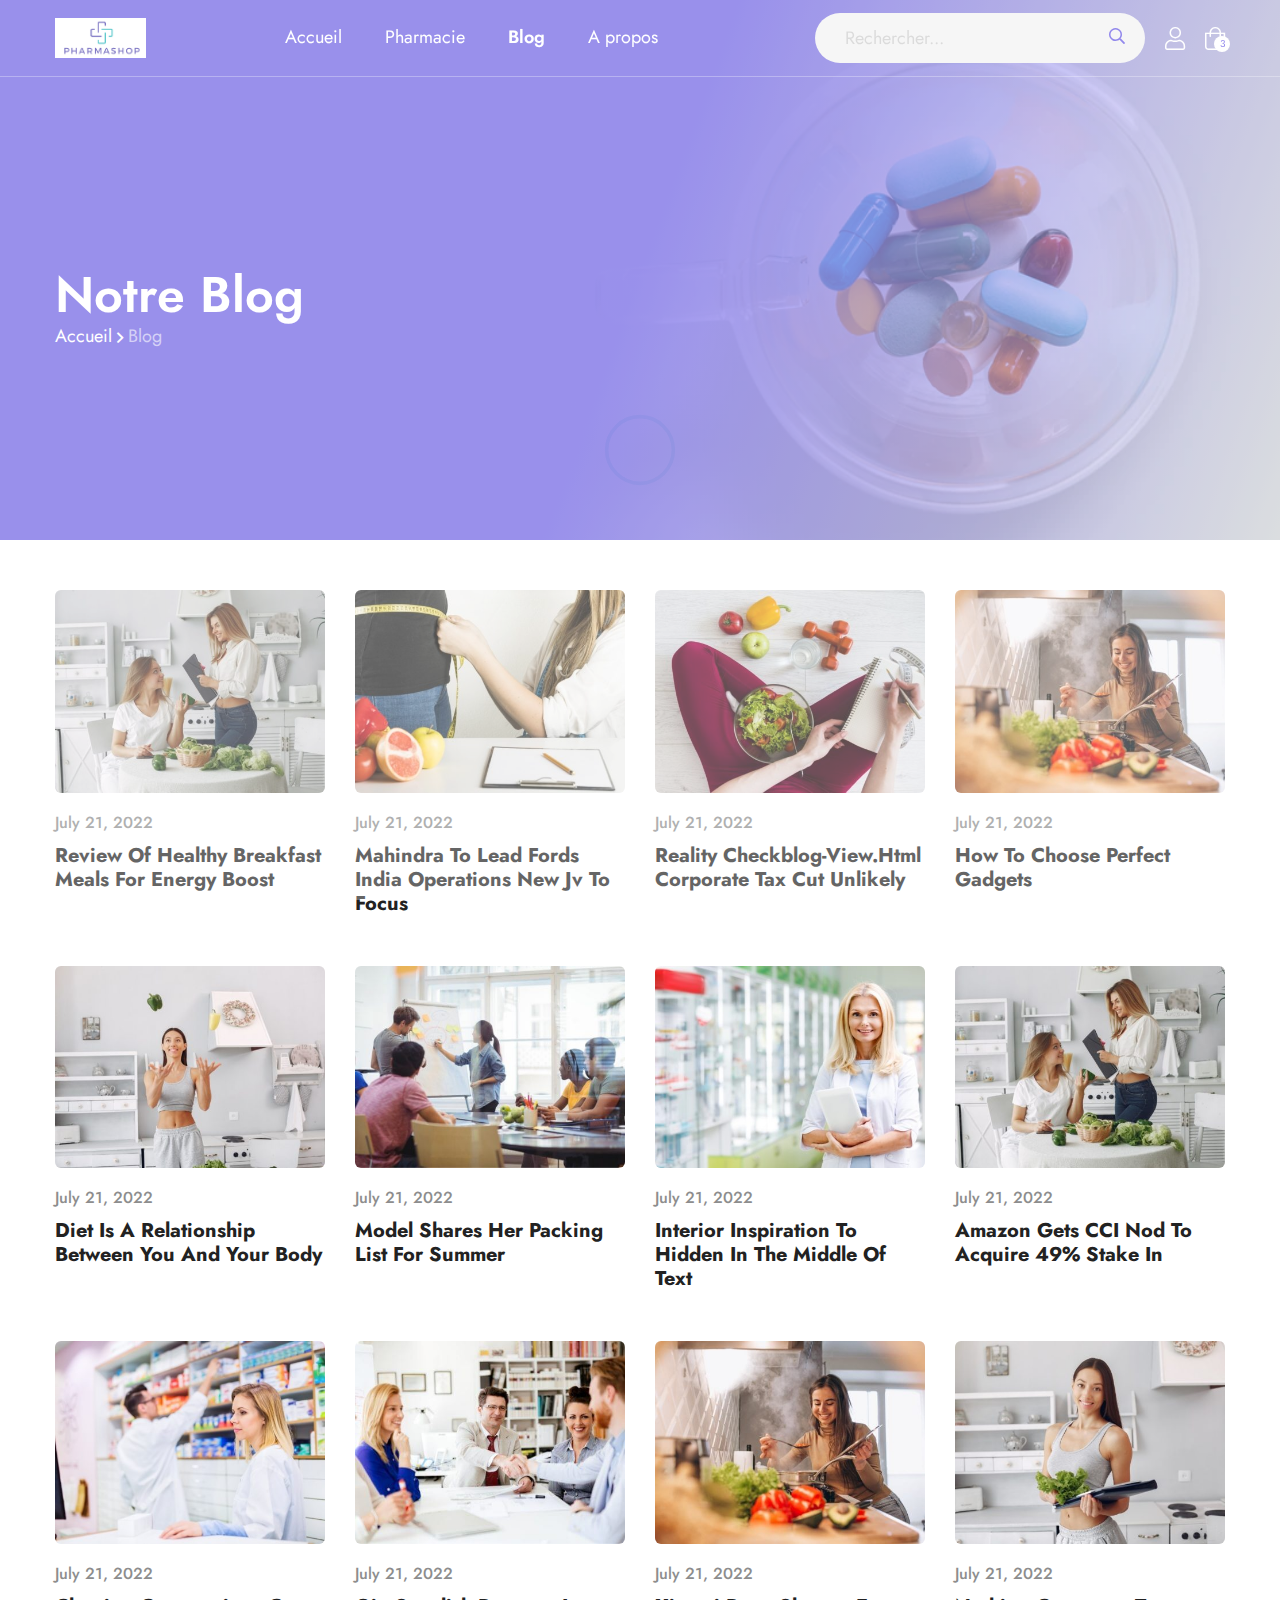
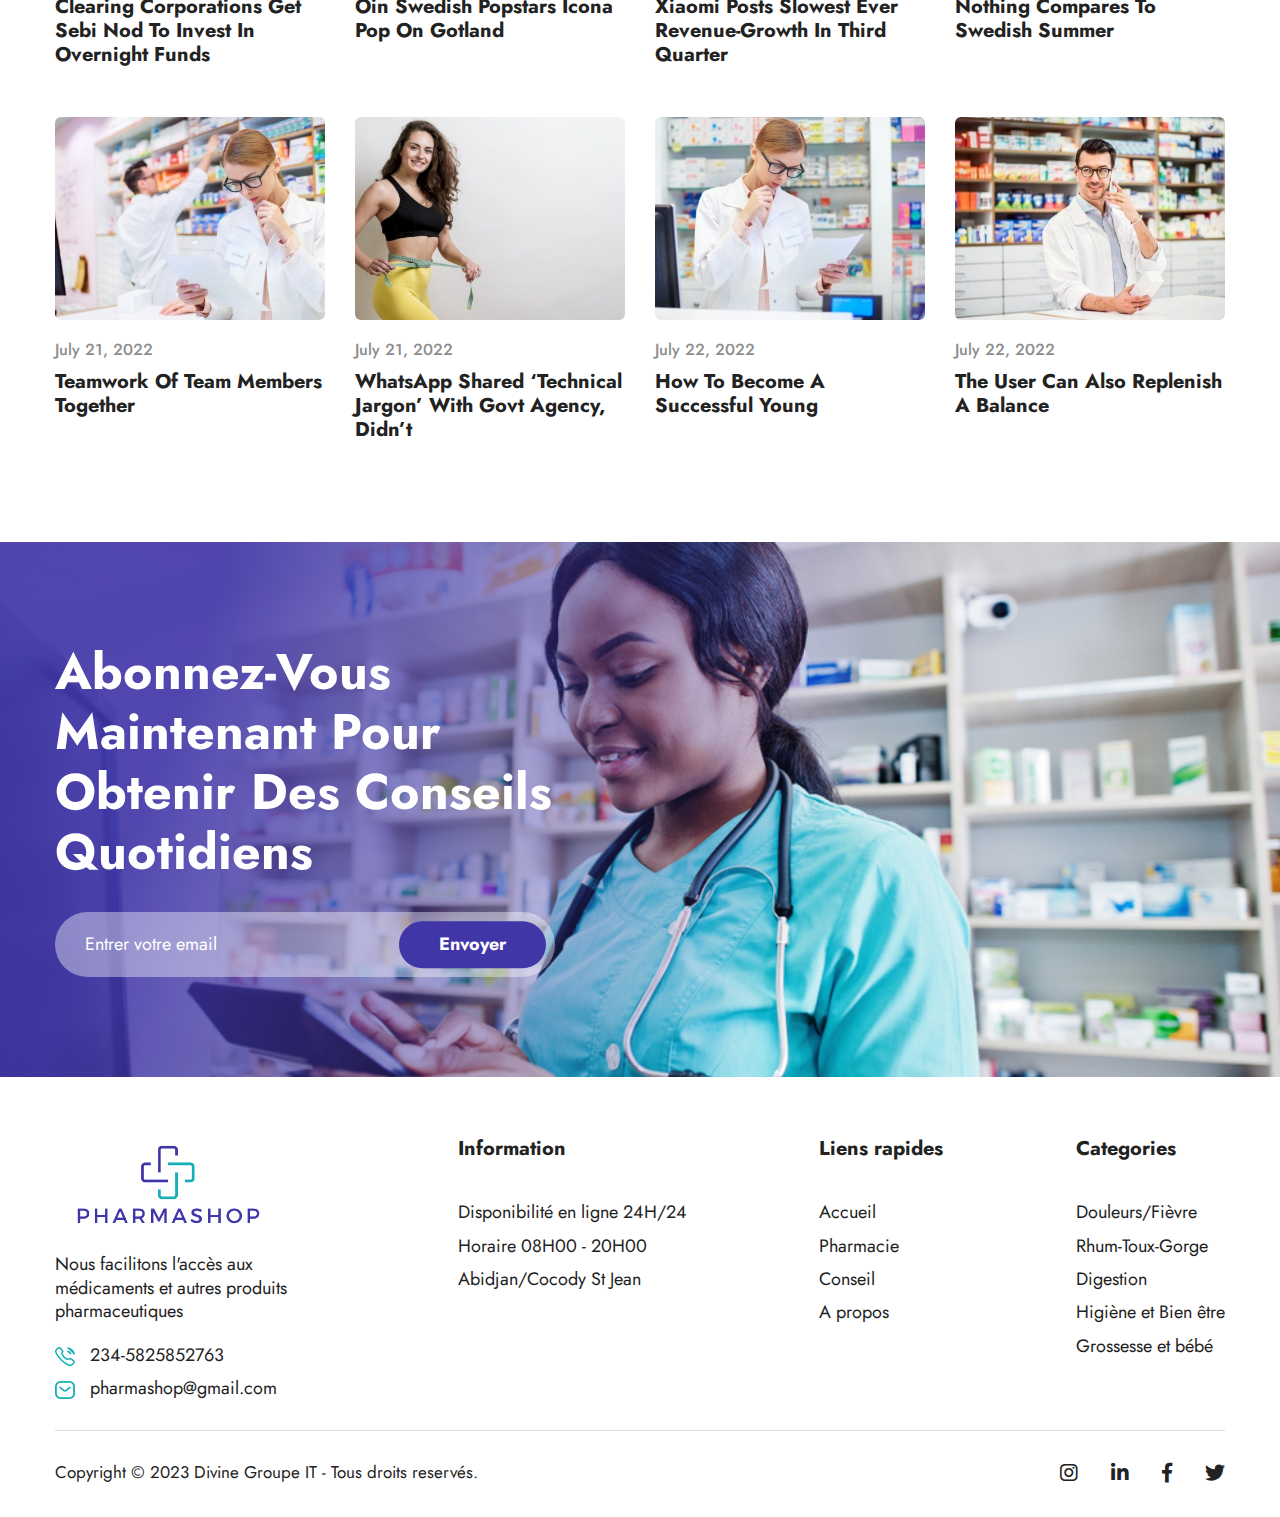
<file: blog.html>
<!DOCTYPE html>
<html lang="zxx">
   
<!-- Mirrored from web-themes.xyz/html/maria/blog.html by HTTrack Website Copier/3.x [XR&CO'2014], Sat, 18 Feb 2023 20:51:19 GMT -->
<head>
      <meta charset="UTF-8">
      <meta name="viewport" content="width=device-width, initial-scale=1.0">
      <meta http-equiv="X-UA-Compatible" content="ie=edge">
      <!-- title -->
      <title>PharmaShop</title>
      <!-- favicon -->
      <link href="img/favicon.html" type="image/png" rel="icon">
      <!--=============   All css link   ============ -->
      <link href="css/bootstrap.min.css" rel="stylesheet" type="text/css">
      <link href="css/helper.css" rel="stylesheet" type="text/css">
      <link href="css/fontawesome.min.css" rel="stylesheet" type="text/css"/>
      <link href="css/magnific.popup.min.css" rel="stylesheet" type="text/css">
      <link href="css/owl.carousel.min.css" rel="stylesheet" type="text/css">
      <link href="css/ion-rangeslider.css" rel="stylesheet" type="text/css">
      <link href="css/nice-select.css" rel="stylesheet" type="text/css">
      <link href="css/jquery.nice-number.css" rel="stylesheet" type="text/css">
      <link href="css/style.css" rel="stylesheet" type="text/css">
      <link href="css/responsive.css" rel="stylesheet" type="text/css">
      <link href="css/myStyles.css" rel="stylesheet" type="text/css">
</head>
<body>
      <!-- start preloader -->
      <div class="preloader">
         <img class="lazy-load" src="img/preloader.svg" alt="img"/>
      </div>
      <!-- end preloader -->
      <!-- start header -->
      <header class="d-flex align-items-center">
         <div class="container">
            <div class="row align-items-center">
               <div class="col-md-2 col-5">
                  <!-- logo -->
                  <div class="logo-area">
                     <a href="index.html">
                     <img class="lazy-load img-fluid" src="img/logo_pharmacie.min.png" alt="img"/>
                     </a>
                  </div>
               </div>
               <div class="col-md-6 col-2">
                  <!-- menu -->
                  <div class="menu nav-menu">
                     <ul>
                        <li>
                           <a href="index.html">Accueil</a>
                        </li>
                        <li>
                           <a href="shop.html">Pharmacie</a>
                        </li>
                        <li>
                           <a class="active" href="blog.html">Blog</a>
                        </li>
                        <li>
                           <a href="about.html">A propos</a>
                        </li>
                     </ul>
                  </div>
               </div>
               <div class="col-md-4 col-5">
                  <div class="search-area-box d-flex justify-content-end align-items-center">
                     <form class="mr_20">
                        <input type="text" placeholder="Rechercher...">
                     </form>
                     <a href="#" class="mobile-search-area mr_20">
                     <i class="fal fa-search"></i>
                     </a>
                     <a href="#" class="user-area mr_20" data-toggle="modal" data-target="#sign-in">
                     <i class="fal fa-user"></i>
                     </a>
                     <div class="cart-area">
                        <a href="cart.html">
                        <i class="fal fa-shopping-bag"></i>
                        <span class="num-area">3</span>
                        </a>
                        <!-- cart hover -->
                        <div class="cart-hover-area">
                           <div class="box">
                              <div class="media">
                                 <img class="lazy-load" src="img/cart-img.jpg" alt="img"/>
                                 <div class="media-body">
                                    <h4>Produit1</h4>
                                    <p>1000 Fcfa</p>
                                 </div>
                              </div>
                              <a href="#" class="hover-cart-item-close">
                              <i class="fal fa-times"></i>
                              </a>
                           </div>
                           <div class="box">
                              <div class="media">
                                 <img class="lazy-load" src="img/cart-img-2.jpg" alt="img"/>
                                 <div class="media-body">
                                    <h4>Produit2</h4>
                                    <p>1000 Fcfa</p>
                                 </div>
                              </div>
                              <a href="#" class="hover-cart-item-close">
                              <i class="fal fa-times"></i>
                              </a>
                           </div>
                           <div class="box bx-last">
                              <div class="media">
                                 <img class="lazy-load" src="img/cart-img-3.jpg" alt="img"/>
                                 <div class="media-body">
                                    <h4>Produit3</h4>
                                    <p>1000 Fcfa</p>
                                 </div>
                              </div>
                              <a href="#" class="hover-cart-item-close">
                              <i class="fal fa-times"></i>
                              </a>
                           </div>
                           <div class="d-flex hover-cart-subtotal justify-content-between">
                              <p>Total</p>
                              <p>3000 Fcfa</p>
                           </div>
                           <div class="hover-cart-btn-area mt_30">
                              <a href="cart.html" class="button w-100">Voir panier</a>
                              <a href="checkout.html" class="button w-100 mt_20">Commander</a>
                           </div>
                        </div>
                     </div>
                     <!-- menu toggler -->
                     <div class="hamburger-menu">
                        <span class="line-top"></span>
                        <span class="line-center"></span>
                        <span class="line-bottom"></span>
                     </div>
                  </div>
               </div>
               <!-- search-form -->
               <div class="search-form-wrapper">
                  <form>
                     <div class="input">
                        <input type="text" placeholder="Search here">
                        <div class="btn-area">
                           <button type="submit" class="btn-sub">
                           <i class="fal fa-search"></i>
                           </button>
                        </div>
                     </div>
                     <div class="close-search">
                        <i class="fal fa-times"></i>
                     </div>
                  </form>
               </div>
            </div>
         </div>
      </header>
      <!-- end header -->
      <main>
         <!-- start home area -->
         <div class="home-area blog-home d-flex align-items-center lazy-img"  style="background-image: url(img/about-hero.jpg);">
            <div class="container">
               <div class="row align-items-center justify-content-center">
                  <div class="col-md-12">
                     <div class="home-text-area">
                        <h2>Notre Blog</h2>
                        <div>
                           <ol class="breadcrumb">
                              <li class="breadcrumb-item"><a href="index.html">Accueil</a></li>
                              <li class="breadcrumb-item active">Blog</li>
                           </ol>
                        </div>
                     </div>
                  </div>
               </div>
            </div>
         </div>
         <!-- end home area -->
         <!-- start blog area -->
         <div class="blog-main-area">
            <div class="container">
               <div class="row">
                  <div class="col-xl-3 col-lg-4 col-sm-6 mt_50">
                     <div class="blog-box">
                        <div class="blog-hover-img">
                           <a href="blog-view.html">
                              <img class="img-fluid lazy-load" src="img/blog-1.jpg" alt="img"/>
                           </a>
                        </div>
                        <div class="text-area">
                           <p>July 21, 2022</p>
                           <a href="blog-view.html">
                              <h2>Review Of Healthy Breakfast Meals For Energy Boost </h2>
                           </a>
                        </div>
                     </div>
                  </div>
                  <div class="col-xl-3 col-lg-4 col-sm-6 mt_50">
                     <div class="blog-box">
                        <div class="blog-hover-img">
                           <a href="blog-view.html">
                              <img class="img-fluid lazy-load" src="img/blog-2.jpg" alt="img"/>
                           </a>
                        </div>
                        <div class="text-area">
                           <p>July 21, 2022</p>
                           <a href="blog-view.html">
                              <h2>mahindra to lead fords india operations new jv to focus </h2>
                           </a>
                        </div>
                     </div>
                  </div>
                  <div class="col-xl-3 col-lg-4 col-sm-6 mt_50">
                     <div class="blog-box">
                        <div class="blog-hover-img">
                           <a href="blog-view.html">
                              <img class="img-fluid lazy-load" src="img/blog-3.jpg" alt="img"/>
                           </a>
                        </div>
                        <div class="text-area">
                           <p>July 21, 2022</p>
                           <a href="#">
                              <h2>reality checkblog-view.html corporate tax cut unlikely </h2>
                           </a>
                        </div>
                     </div>
                  </div>
                  <div class="col-xl-3 col-lg-4 col-sm-6 mt_50">
                     <div class="blog-box">
                        <div class="blog-hover-img">
                           <a href="blog-view.html">
                              <img class="img-fluid lazy-load" src="img/blog-4.jpg" alt="img"/>
                           </a>
                        </div>
                        <div class="text-area">
                           <p>July 21, 2022</p>
                           <a href="blog-view.html">
                              <h2>how to choose perfect gadgets </h2>
                           </a>
                        </div>
                     </div>
                  </div>
                  <div class="col-xl-3 col-lg-4 col-sm-6 mt_50">
                     <div class="blog-box">
                        <div class="blog-hover-img">
                           <a href="blog-view.html">
                              <img class="img-fluid lazy-load" src="img/blog-5.jpg" alt="img"/>
                           </a>
                        </div>
                        <div class="text-area">
                           <p>July 21, 2022</p>
                           <a href="blog-view.html">
                              <h2>diet is a relationship between you and your body  </h2>
                           </a>
                        </div>
                     </div>
                  </div>
                  <div class="col-xl-3 col-lg-4 col-sm-6 mt_50">
                     <div class="blog-box">
                        <div class="blog-hover-img">
                           <a href="blog-view.html">
                              <img class="img-fluid lazy-load" src="img/blog-6.jpg" alt="img"/>
                           </a>
                        </div>
                        <div class="text-area">
                           <p>July 21, 2022</p>
                           <a href="blog-view.html">
                              <h2>Model Shares Her Packing List for Summer  </h2>
                           </a>
                        </div>
                     </div>
                  </div>
                  <div class="col-xl-3 col-lg-4 col-sm-6 mt_50">
                     <div class="blog-box">
                        <div class="blog-hover-img">
                           <a href="blog-view.html">
                              <img class="img-fluid lazy-load" src="img/blog-7.jpg" alt="img"/>
                           </a>
                        </div>
                        <div class="text-area">
                           <p>July 21, 2022</p>
                           <a href="blog-view.html">
                              <h2>Interior inspiration to hidden in the middle of text</h2>
                           </a>
                        </div>
                     </div>
                  </div>
                  <div class="col-xl-3 col-lg-4 col-sm-6 mt_50">
                     <div class="blog-box">
                        <div class="blog-hover-img">
                           <a href="blog-view.html">
                              <img class="img-fluid lazy-load" src="img/blog-1.jpg" alt="img"/>
                           </a>
                        </div>
                        <div class="text-area">
                           <p>July 21, 2022</p>
                           <a href="blog-view.html">
                              <h2>Amazon gets CCI nod to acquire 49% stake in </h2>
                           </a>
                        </div>
                     </div>
                  </div>
                  <div class="col-xl-3 col-lg-4 col-sm-6 mt_50">
                     <div class="blog-box">
                        <div class="blog-hover-img">
                           <a href="blog-view.html">
                              <img class="img-fluid lazy-load" src="img/blog-13.jpg" alt="img"/>
                           </a>
                        </div>
                        <div class="text-area">
                           <p>July 21, 2022</p>
                           <a href="blog-view.html">
                              <h2>clearing corporations get sebi nod to invest in overnight funds </h2>
                           </a>
                        </div>
                     </div>
                  </div>
                  <div class="col-xl-3 col-lg-4 col-sm-6 mt_50">
                     <div class="blog-box">
                        <div class="blog-hover-img">
                           <a href="blog-view.html">
                              <img class="img-fluid lazy-load" src="img/blog-8.jpg" alt="img"/>
                           </a>
                        </div>
                        <div class="text-area">
                           <p>July 21, 2022</p>
                           <a href="blog-view.html">
                              <h2>oin Swedish Popstars Icona Pop on Gotland </h2>
                           </a>
                        </div>
                     </div>
                  </div>
                  <div class="col-xl-3 col-lg-4 col-sm-6 mt_50">
                     <div class="blog-box">
                        <div class="blog-hover-img">
                           <a href="blog-view.html">
                              <img class="img-fluid lazy-load" src="img/blog-4.jpg" alt="img"/>
                           </a>
                        </div>
                        <div class="text-area">
                           <p>July 21, 2022</p>
                           <a href="blog-view.html">
                              <h2>xiaomi posts slowest ever revenue-growth in third quarter </h2>
                           </a>
                        </div>
                     </div>
                  </div>
                  <div class="col-xl-3 col-lg-4 col-sm-6 mt_50">
                     <div class="blog-box">
                        <div class="blog-hover-img">
                           <a href="blog-view.html">
                              <img class="img-fluid lazy-load" src="img/blog-9.jpg" alt="img"/>
                           </a>
                        </div>
                        <div class="text-area">
                           <p>July 21, 2022</p>
                           <a href="blog-view.html">
                              <h2>Nothing Compares to Swedish Summer </h2>
                           </a>
                        </div>
                     </div>
                  </div>
                  <div class="col-xl-3 col-lg-4 col-sm-6 mt_50">
                     <div class="blog-box">
                       <div class="blog-hover-img">
                           <a href="blog-view.html">
                              <img class="img-fluid lazy-load" src="img/blog-14.jpg" alt="img"/>
                           </a>
                       </div>
                        <div class="text-area">
                           <p>July 21, 2022</p>
                           <a href="blog-view.html">
                              <h2>Teamwork of team members together </h2>
                           </a>
                        </div>
                     </div>
                  </div>
                  <div class="col-xl-3 col-lg-4 col-sm-6 mt_50">
                     <div class="blog-box">
                        <div class="blog-hover-img">
                           <a href="blog-view.html">
                              <img class="img-fluid lazy-load" src="img/blog-10.jpg" alt="img"/>
                           </a>
                        </div>
                        <div class="text-area">
                           <p>July 21, 2022</p>
                           <a href="blog-view.html">
                              <h2>WhatsApp shared ‘technical jargon’ with govt agency, didn’t </h2>
                           </a>
                        </div>
                     </div>
                  </div>
                  <div class="col-xl-3 col-lg-4 col-sm-6 mt_50">
                     <div class="blog-box">
                        <div class="blog-hover-img">
                           <a href="blog-view.html">
                              <img class="img-fluid lazy-load" src="img/blog-11.jpg" alt="img"/>
                           </a>
                        </div>
                        <div class="text-area">
                           <p>July 22, 2022</p>
                           <a href="blog-view.html">
                              <h2>How to Become a Successful Young  </h2>
                           </a>
                        </div>
                     </div>
                  </div>
                  <div class="col-xl-3 col-lg-4 col-sm-6 mt_50">
                     <div class="blog-box">
                        <div class="blog-hover-img">
                           <a href="blog-view.html">
                              <img class="img-fluid lazy-load" src="img/blog-12.jpg" alt="img"/>
                           </a>
                        </div>
                        <div class="text-area">
                           <p>July 22, 2022</p>
                           <a href="blog-view.html">
                              <h2>The user can also replenish a balance </h2>
                           </a>
                        </div>
                     </div>
                  </div>
               </div>
            </div>
         </div>
         <!-- end blog area -->
         <!-- start subscribe area -->
         <div class="subscribe-area" style="background-image: url(img/newletter2.jpg);">
            <div class="container">
               <div class="row align-items-center">
                  <div class="col-md-8 col-lg-6">
                     <div class="sub-text">
                        <h2>Abonnez-Vous<br> maintenant pour obtenir des conseils quotidiens</h2>
                        <div class="search-box-area">
                           <input type="email" placeholder="Entrer votre email">
                           <div class="btn-area">
                              <button type="submit" class="search-btn button">Envoyer</button>
                           </div>
                        </div>
                     </div>
                  </div>
               </div>
            </div>
         </div>
         <!-- end subscribe area -->
         <!-- start sign-in modal  -->
         <div class="sign-in-modal-wrapper">
            <div class="modal fade" id="sign-in">
               <div class="modal-dialog modal-dialog-centered">
                  <div class="modal-content">
                     <div class="modal-close" data-dismiss="modal" >
                        <i class="fal fa-times"></i>
                     </div>
                     <ul class="nav nav-pills mb-3">
                        <li class="nav-item">
                           <a class="nav-link active" data-toggle="pill" href="#pills-si">SE CONNECTER</a>
                        </li>
                        <li class="nav-item">
                           <a class="nav-link" data-toggle="pill" href="#pills-su">S'INSCRIRE</a>
                        </li>
                     </ul>
                     <div class="tab-content">
                        <div class="tab-pane fade show active" id="pills-si">
                           <form action="#" class="mt_20 needs-validation" novalidate="">
                              <div class="input_group">
                                 <label for="sign-in-for">Adresse mail or Nom utilisateur*</label>
                                 <input id="sign-in-for" type="email" class="form-control" required="">
                              </div>
                              <div class="input_group mt_10">
                                 <label for="sign-in-for-2">Mot de passe*</label>
                                 <input id="sign-in-for-2" type="password" class="form-control" required="">
                              </div>
                              <div class="remember-area">
                                 <div class="check-group">
                                    <input type="checkbox" id="rem">
                                    <label for="rem">Se souvenir de moi</label>
                                 </div>
                                 <a href="#">Mot de passe oublié</a>
                              </div>
                              <div class="sign-btn-area">
                                 <button type="submit" class="button w-100">CONNEXION</button>
                              </div>
                              <div class="or-sign">
                                 <p>ou se connecter avec</p>
                                 <div class="or-sign-btn">
                                    <a class="button btn-google" href="#">
                                    <i class="fab fa-google"></i>
                                    <span>Google</span>
                                    </a>
                                 </div>
                              </div>
                           </form>
                        </div>
                        <div class="tab-pane fade" id="pills-su">
                           <form action="#" class="mt_20 needs-validation" novalidate="">
                              <div class="input_group">
                                 <label for="sign-up-for">Adresse mail or Nom utilisateur*</label>
                                 <input id="sign-up-for" type="email" class="form-control" required="">
                              </div>
                              <div class="input_group mt_10">
                                 <label for="sign-in-for-2">Mot de passe*</label>
                                 <input id="sign-in-for-2" type="password" class="form-control" required="">
                              </div>
                              <div class="input_group mt_10">
                                 <label for="sign-in-for-2">Confirmer mot de passe*</label>
                                 <input id="sign-in-for-2" type="password" class="form-control" required="">
                              </div>
                              <div class="remember-area policy">
                                 <div class="check-group">
                                    <input type="checkbox" id="policy-1" class="form-check-input" required="">
                                    <label for="policy-1" class="form-check-label">J'accepte votre <a href="#">politique de confidentialité</a> * </label>
                                 </div>
                              </div>
                              <div class="sign-btn-area">
                                 <button type="submit" class="button w-100">VALIDER</button>
                              </div>
                              <div class="or-sign">
                                 <p>ou s'inscrire avec</p>
                                 <div class="or-sign-btn">
                                    <a class="button btn-google" href="#">
                                    <i class="fab fa-google"></i>
                                    <span>Google</span>
                                    </a>
                                 </div>
                              </div>
                           </form>
                        </div>
                     </div>
                  </div>
               </div>
            </div>
         </div>
         <!-- end sign-in modal  -->
      </main>
      <!-- start footer area -->
      <footer>
         <div class="container">
            <div class="footer-top">
               <div class="row justify-content-between">
                  <div class="footer-box">
                     <a href="index.html">
                     <img class="lazy-load img-fluid footer-logo" src="img/logo_pharmacie.min.png" alt="img"/>
                     </a>
                     <p class="mt_20">Nous facilitons l'accès aux médicaments et autres produits pharmaceutiques</p>
                     <div class="contact-area-footer mt_20">
                        <a href="#">
                        <img class="lazy-load" src="img/phone.svg" alt="img"/>
                        <span>234-5825852763</span>
                        </a>
                        <a class="mt_10" href="mailto:info@example.com">
                        <img class="lazy-load" src="img/mail.svg" alt="img"/>
                        <span>pharmashop@gmail.com</span>
                        </a>
                     </div>
                  </div>
                  <div class="footer-box">
                     <h5>Information</h5>
                     <div class="links">
                        <a href="#">Disponibilité en ligne 24H/24</a>
                        <a class="mt_10" href="#">Horaire 08H00 - 20H00</a>
                        <a class="mt_10" href="#">Abidjan/Cocody St Jean  </a>
                     </div>
                  </div>
                  <div class="footer-box">
                     <h5>Liens rapides</h5>
                     <div class="links">
                        <a class="mt_10" href="#">Accueil</a>
                        <a class="mt_10" href="#">Pharmacie</a>
                        <a class="mt_10" href="#">Conseil</a>
                        <a class="mt_10" href="#">A propos</a>
                     </div>
                  </div>
                  <div class="footer-box">
                     <h5>Categories</h5>
                     <div class="links">
                        <a class="mt_10" href="#">Douleurs/Fièvre</a>
                        <a class="mt_10" href="#">Rhum-Toux-Gorge</a>
                        <a class="mt_10" href="#">Digestion</a>
                        <a class="mt_10" href="#">Higiène et Bien être</a>
                        <a class="mt_10" href="#">Grossesse et bébé</a>
                     </div>
                  </div>
               </div>
            </div>
            <div class="footer-bottom">
               <div class="row">
                  <div class="col-md-8">
                     <p class="copyright">Copyright © 2023 Divine Groupe IT - Tous droits reservés.</p>
                  </div>
                  <div class="col-md-4 text-right">
                     <div class="icon-area">
                        <a href="#">
                        <i class="fab fa-instagram"></i>
                        </a>
                        <a href="#">
                        <i class="fab fa-linkedin-in"></i>
                        </a>
                        <a href="#">
                        <i class="fab fa-facebook-f"></i>
                        </a>
                        <a href="#">
                        <i class="fab fa-twitter"></i>
                        </a>
                     </div>
                  </div>
               </div>
            </div>
         </div>
      </footer>
      <!-- end footer area -->
      <!-- start back to top -->
       <a href="#" class="back-to-top">
         <i class="fal fa-long-arrow-up"></i>
       </a>
      <!-- end back to top -->
      
      <!--=============   All js link   ============ -->
      <script src="js/jquery-3.5.1.min.js"></script>
      <script src="js/plugin.js"></script>
      <script src="js/main.js"></script>
   </body>

<!-- Mirrored from web-themes.xyz/html/maria/blog.html by HTTrack Website Copier/3.x [XR&CO'2014], Sat, 18 Feb 2023 20:51:22 GMT -->
</html>
</file>
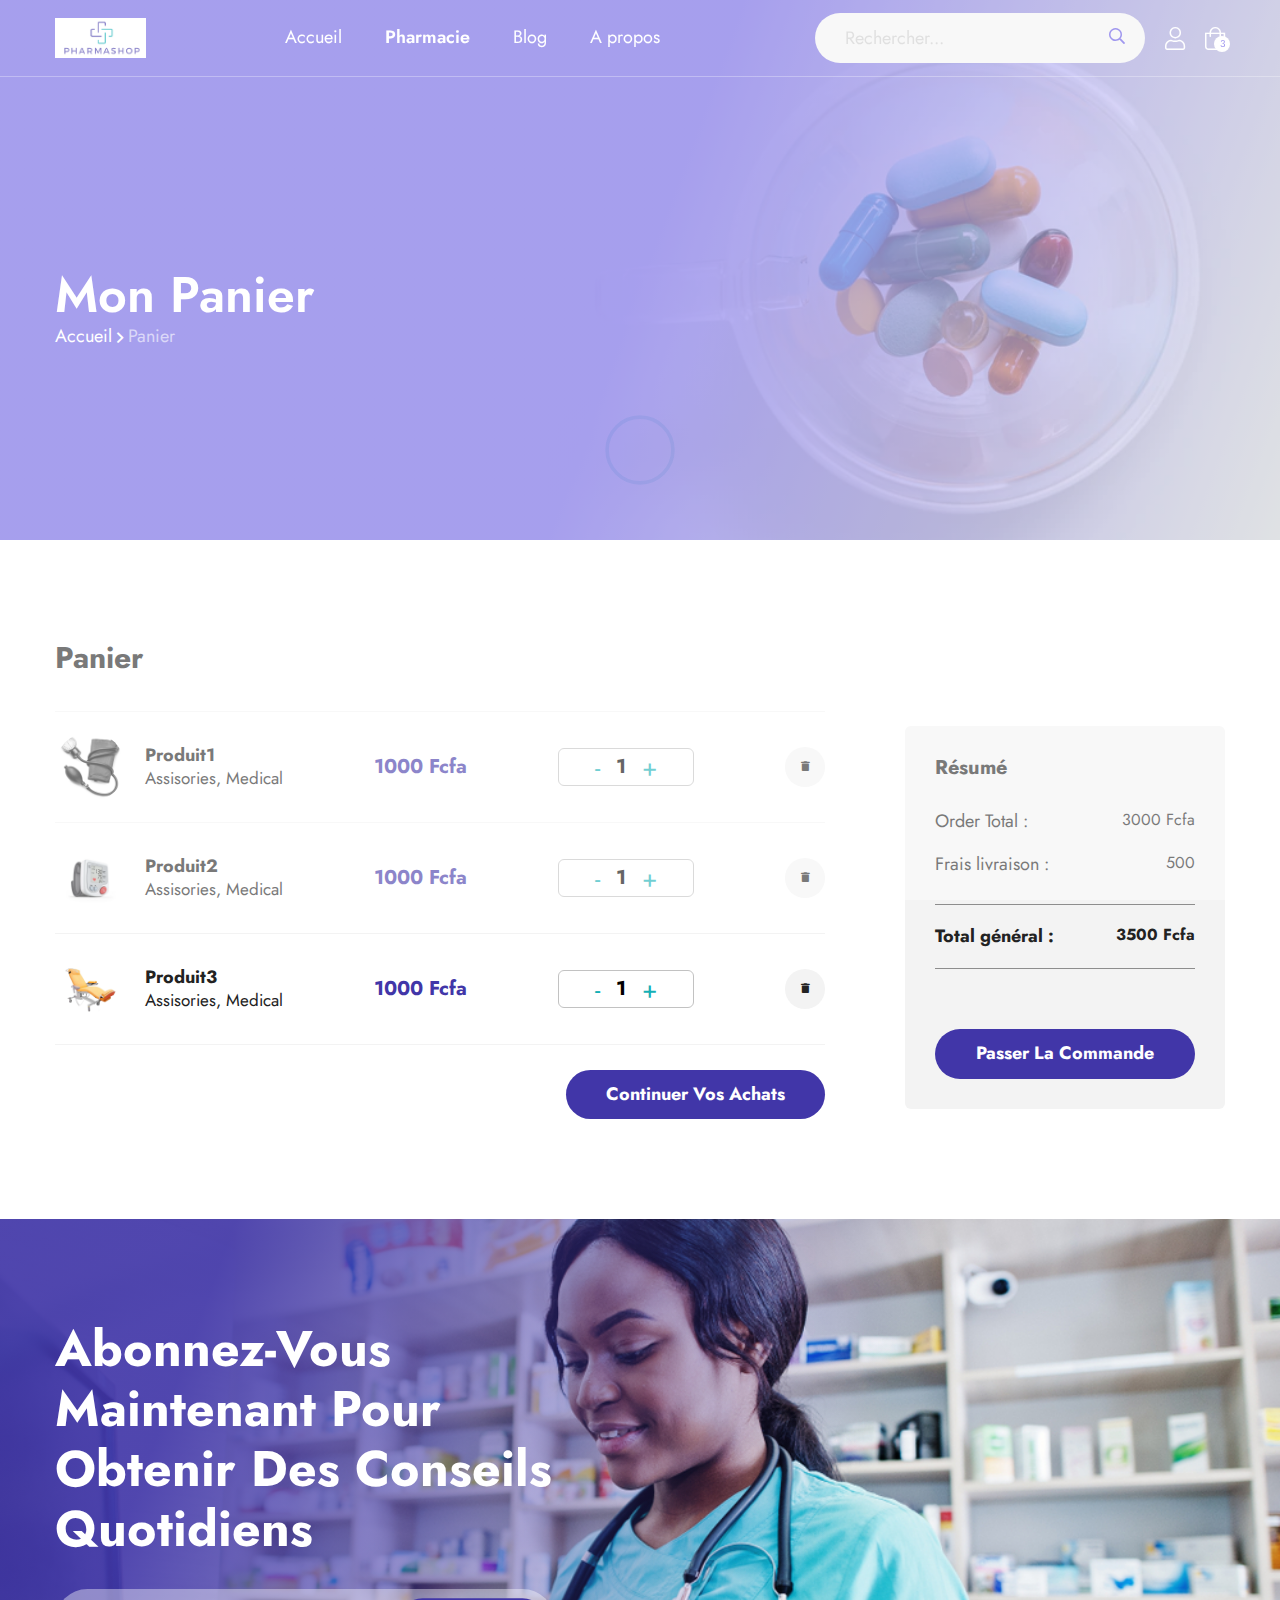
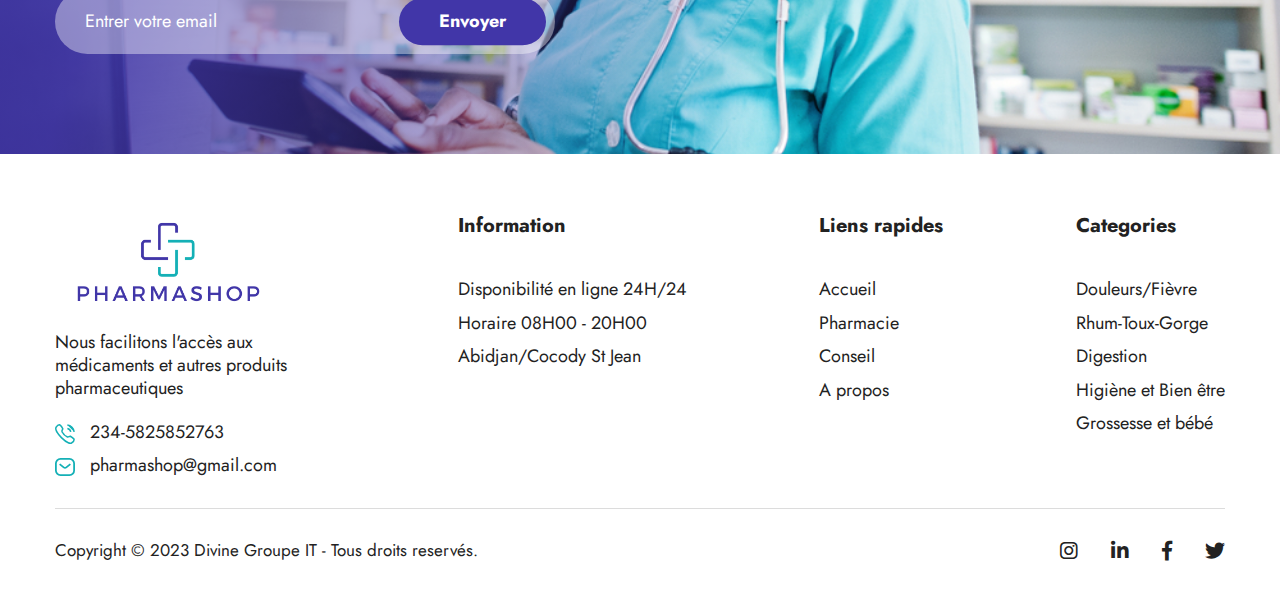
<file: cart.html>
<!DOCTYPE html>
<html lang="en">
   
<!-- Mirrored from web-themes.xyz/html/maria/cart.html by HTTrack Website Copier/3.x [XR&CO'2014], Sat, 18 Feb 2023 20:51:24 GMT -->
<head>
      <meta charset="UTF-8">
      <meta name="viewport" content="width=device-width, initial-scale=1.0">
      <meta http-equiv="X-UA-Compatible" content="ie=edge">
      <!-- title -->
      <title>PharmaShop</title>
      <!-- favicon -->
      <link href="img/favicon.html" type="image/png" rel="icon">
      <!-- all css link -->
      <!--=============   All css link   ============ -->
      <link href="css/bootstrap.min.css" rel="stylesheet" type="text/css">
      <link href="css/helper.css" rel="stylesheet" type="text/css">
      <link href="css/fontawesome.min.css" rel="stylesheet" type="text/css"/>
      <link href="css/magnific.popup.min.css" rel="stylesheet" type="text/css">
      <link href="css/owl.carousel.min.css" rel="stylesheet" type="text/css">
      <link href="css/ion-rangeslider.css" rel="stylesheet" type="text/css">
      <link href="css/nice-select.css" rel="stylesheet" type="text/css">
      <link href="css/jquery.nice-number.css" rel="stylesheet" type="text/css">
      <link href="css/style.css" rel="stylesheet" type="text/css">
      <link href="css/responsive.css" rel="stylesheet" type="text/css">
      <link href="css/myStyles.css" rel="stylesheet" type="text/css">
</head>
<body>
      <!-- start preloader -->
      <div class="preloader">
         <img class="lazy-load" src="img/preloader.svg" alt="img"/>
      </div>
      <!-- end preloader -->
      <!-- start header -->
      <header class="d-flex align-items-center">
         <div class="container">
            <div class="row align-items-center">
               <div class="col-md-2 col-5">
                  <!-- logo -->
                  <div class="logo-area">
                     <a href="index.html">
                     <img class="lazy-load img-fluid" src="img/logo_pharmacie.min.png" alt="img"/>
                     </a>
                  </div>
               </div>
               <div class="col-md-6 col-2">
                  <!-- menu -->
                  <div class="menu nav-menu">
                     <ul>
                        <li>
                           <a href="index.html">Accueil</a>
                        </li>
                        <li>
                           <a class="active" href="shop.html">Pharmacie</a>
                        </li>
                        <li>
                           <a href="blog.html">Blog</a>
                        </li>
                        <li>
                           <a href="about.html">A propos</a>
                        </li>
                     </ul>
                  </div>
               </div>
               <div class="col-md-4 col-5">
                  <div class="search-area-box d-flex justify-content-end align-items-center">
                     <form class="mr_20">
                        <input type="text" placeholder="Rechercher...">
                     </form>
                     <a href="#" class="mobile-search-area mr_20">
                     <i class="fal fa-search"></i>
                     </a>
                     <a href="#" class="user-area mr_20" data-toggle="modal" data-target="#sign-in">
                     <i class="fal fa-user"></i>
                     </a>
                     <div class="cart-area">
                        <a href="cart.html">
                        <i class="fal fa-shopping-bag"></i>
                        <span class="num-area">3</span>
                        </a>
                        <!-- cart hover -->
                        <div class="cart-hover-area">
                           <div class="box">
                              <div class="media">
                                 <img class="lazy-load" src="img/cart-img.jpg" alt="img"/>
                                 <div class="media-body">
                                    <h4>Produit1</h4>
                                    <p>1000 Fcfa</p>
                                 </div>
                              </div>
                              <a href="#" class="hover-cart-item-close">
                              <i class="fal fa-times"></i>
                              </a>
                           </div>
                           <div class="box">
                              <div class="media">
                                 <img class="lazy-load" src="img/cart-img-2.jpg" alt="img"/>
                                 <div class="media-body">
                                    <h4>Produit2</h4>
                                    <p>1000 Fcfa</p>
                                 </div>
                              </div>
                              <a href="#" class="hover-cart-item-close">
                              <i class="fal fa-times"></i>
                              </a>
                           </div>
                           <div class="box bx-last">
                              <div class="media">
                                 <img class="lazy-load" src="img/cart-img-3.jpg" alt="img"/>
                                 <div class="media-body">
                                    <h4>Produit3</h4>
                                    <p>1000 Fcfa</p>
                                 </div>
                              </div>
                              <a href="#" class="hover-cart-item-close">
                              <i class="fal fa-times"></i>
                              </a>
                           </div>
                           <div class="d-flex hover-cart-subtotal justify-content-between">
                              <p>Total</p>
                              <p>3000 Fcfa</p>
                           </div>
                           <div class="hover-cart-btn-area mt_30">
                              <a href="cart.html" class="button w-100">Voir panier</a>
                              <a href="checkout.html" class="button w-100 mt_20">Commander</a>
                           </div>
                        </div>
                     </div>
                     <!-- menu toggler -->
                     <div class="hamburger-menu">
                        <span class="line-top"></span>
                        <span class="line-center"></span>
                        <span class="line-bottom"></span>
                     </div>
                  </div>
               </div>
               <!-- search-form -->
               <div class="search-form-wrapper">
                  <form>
                     <div class="input">
                        <input type="text" placeholder="Search here">
                        <div class="btn-area">
                           <button type="submit" class="btn-sub">
                           <i class="fal fa-search"></i>
                           </button>
                        </div>
                     </div>
                     <div class="close-search">
                        <i class="fal fa-times"></i>
                     </div>
                  </form>
               </div>
            </div>
         </div>
      </header>
      <!-- end header -->
      <main>
         <!-- start home area -->
         <div class="home-area cart-home d-flex align-items-center lazy-img"  style="background-image: url(img/about-hero.jpg);">
            <div class="container">
               <div class="row align-items-center justify-content-center">
                  <div class="col-md-12">
                     <div class="home-text-area">
                        <h2>Mon panier</h2>
                        <div>
                           <ol class="breadcrumb">
                              <li class="breadcrumb-item"><a href="index.html">Accueil</a></li>
                              <li class="breadcrumb-item active">Panier</li>
                           </ol>
                        </div>
                     </div>
                  </div>
               </div>
            </div>
         </div>
         <!-- end home area -->
         <!-- start cart area -->
         <div class="main-cart-area">
            <div class="container">
               <div class="row">
                  <div class="col-md-12">
                     <div class="title mb_20">
                        <h2>Panier</h2>
                     </div>
                  </div>
                  <div class="col-lg-8 mt_15">
                     <div class="cart-item-box-wrapper">
                        <div class="cart-box">
                           <div class="product">
                              <div class="media">
                                 <img class="mr_20 lazy-load" src="img/cart-img.jpg" alt="img"/>
                                 <div class="media-body">
                                    <h4>Produit1</h4>
                                    <p>Assisories, Medical</p>
                                 </div>
                              </div>
                           </div>
                           <div class="price">1000 Fcfa</div>
                           <div class="select-item">
                              <input type="number" value="1" min="0">
                           </div>
                           <a href="#" class="close-item">
                           <i class="fas fa-trash"></i>
                           </a>
                        </div>
                        <div class="cart-box">
                           <div class="product">
                              <div class="media">
                                 <img class="mr_20 lazy-load" src="img/cart-img-2.jpg" alt="img"/>
                                 <div class="media-body">
                                    <h4>Produit2</h4>
                                    <p>Assisories, Medical</p>
                                 </div>
                              </div>
                           </div>
                           <div class="price">1000 Fcfa</div>
                           <div class="select-item">
                              <input type="number" value="1" min="0">
                           </div>
                           <a href="#" class="close-item">
                           <i class="fas fa-trash"></i>
                           </a>
                        </div>
                        <div class="cart-box">
                           <div class="product">
                              <div class="media">
                                 <img class="mr_20 lazy-load" src="img/cart-img-3.jpg" alt="img"/>
                                 <div class="media-body">
                                    <h4>Produit3</h4>
                                    <p>Assisories, Medical</p>
                                 </div>
                              </div>
                           </div>
                           <div class="price">1000 Fcfa</div>
                           <div class="select-item">
                              <input type="number" value="1" min="0">
                           </div>
                           <a href="#" class="close-item">
                           <i class="fas fa-trash"></i>
                           </a>
                        </div>
                        <div class="row mt_25">
                           <div class="col-md-7">
                           </div>
                           <div class="col-md-5">
                              <div class="cart-update-btn">
                                 <a class="button cart-up-btn" href="shop.html">Continuer vos achats</a>
                              </div>
                           </div>
                        </div>
                     </div>
                  </div>
                  <div class="col-lg-4 mt_30">
                     <div class="checkout-box-wrapper">
                        <div class="checkout-box">
                           <div class="b-1">
                              <h4>Résumé</h4>
                              <div class="order-total sm-box d-flex justify-content-between">
                                 <p>Order Total :</p>
                                 <span>3000 Fcfa</span>
                              </div>
                              <div class="shipping-item sm-box d-flex justify-content-between">
                                 <p>Frais livraison :</p>
                                 <span>500</span>
                              </div>
                           </div>
                           <div class="subtotal-box sm-box d-flex justify-content-between">
                              <p><b>Total général :</b></p>
                              <span><b>3500 Fcfa</b></span>
                           </div>
                           <div class="checkout-btn-area mt_60">
                              <a href="checkout.html" class="button checkout-btn">Passer la commande</a>
                              <!-- <a href="shop.html" class="continue-shoping">Continue To Shopping</a> -->
                           </div>
                        </div>
                     </div>
                  </div>
               </div>
            </div>
         </div>
         <!-- end cart area -->
         <!-- start subscribe area -->
         <div class="subscribe-area" style="background-image: url(img/newletter2.jpg);">
            <div class="container">
               <div class="row align-items-center">
                  <div class="col-md-8 col-lg-6">
                     <div class="sub-text">
                        <h2>Abonnez-Vous<br> maintenant pour obtenir des conseils quotidiens</h2>
                        <div class="search-box-area">
                           <input type="email" placeholder="Entrer votre email">
                           <div class="btn-area">
                              <button type="submit" class="search-btn button">Envoyer</button>
                           </div>
                        </div>
                     </div>
                  </div>
               </div>
            </div>
         </div>
         <!-- end subscribe area -->
         <!-- start sign-in modal  -->
         <div class="sign-in-modal-wrapper">
            <div class="modal fade" id="sign-in">
               <div class="modal-dialog modal-dialog-centered">
                  <div class="modal-content">
                     <div class="modal-close" data-dismiss="modal" >
                        <i class="fal fa-times"></i>
                     </div>
                     <ul class="nav nav-pills mb-3">
                        <li class="nav-item">
                           <a class="nav-link active" data-toggle="pill" href="#pills-si">SE CONNECTER</a>
                        </li>
                        <li class="nav-item">
                           <a class="nav-link" data-toggle="pill" href="#pills-su">S'INSCRIRE</a>
                        </li>
                     </ul>
                     <div class="tab-content">
                        <div class="tab-pane fade show active" id="pills-si">
                           <form action="#" class="mt_20 needs-validation" novalidate="">
                              <div class="input_group">
                                 <label for="sign-in-for">Adresse mail or Nom utilisateur*</label>
                                 <input id="sign-in-for" type="email" class="form-control" required="">
                              </div>
                              <div class="input_group mt_10">
                                 <label for="sign-in-for-2">Mot de passe*</label>
                                 <input id="sign-in-for-2" type="password" class="form-control" required="">
                              </div>
                              <div class="remember-area">
                                 <div class="check-group">
                                    <input type="checkbox" id="rem">
                                    <label for="rem">Se souvenir de moi</label>
                                 </div>
                                 <a href="#">Mot de passe oublié</a>
                              </div>
                              <div class="sign-btn-area">
                                 <button type="submit" class="button w-100">CONNEXION</button>
                              </div>
                              <div class="or-sign">
                                 <p>ou se connecter avec</p>
                                 <div class="or-sign-btn">
                                    <a class="button btn-google" href="#">
                                    <i class="fab fa-google"></i>
                                    <span>Google</span>
                                    </a>
                                 </div>
                              </div>
                           </form>
                        </div>
                        <div class="tab-pane fade" id="pills-su">
                           <form action="#" class="mt_20 needs-validation" novalidate="">
                              <div class="input_group">
                                 <label for="sign-up-for">Adresse mail or Nom utilisateur*</label>
                                 <input id="sign-up-for" type="email" class="form-control" required="">
                              </div>
                              <div class="input_group mt_10">
                                 <label for="sign-in-for-2">Mot de passe*</label>
                                 <input id="sign-in-for-2" type="password" class="form-control" required="">
                              </div>
                              <div class="input_group mt_10">
                                 <label for="sign-in-for-2">Confirmer mot de passe*</label>
                                 <input id="sign-in-for-2" type="password" class="form-control" required="">
                              </div>
                              <div class="remember-area policy">
                                 <div class="check-group">
                                    <input type="checkbox" id="policy-1" class="form-check-input" required="">
                                    <label for="policy-1" class="form-check-label">J'accepte votre <a href="#">politique de confidentialité</a> * </label>
                                 </div>
                              </div>
                              <div class="sign-btn-area">
                                 <button type="submit" class="button w-100">VALIDER</button>
                              </div>
                              <div class="or-sign">
                                 <p>ou s'inscrire avec</p>
                                 <div class="or-sign-btn">
                                    <a class="button btn-google" href="#">
                                    <i class="fab fa-google"></i>
                                    <span>Google</span>
                                    </a>
                                 </div>
                              </div>
                           </form>
                        </div>
                     </div>
                  </div>
               </div>
            </div>
         </div>
         <!-- end sign-in modal  -->
      </main>
      <!-- start footer area -->
      <footer>
         <div class="container">
            <div class="footer-top">
               <div class="row justify-content-between">
                  <div class="footer-box">
                     <a href="index.html">
                     <img class="lazy-load img-fluid footer-logo" src="img/logo_pharmacie.min.png" alt="img"/>
                     </a>
                     <p class="mt_20">Nous facilitons l'accès aux médicaments et autres produits pharmaceutiques</p>
                     <div class="contact-area-footer mt_20">
                        <a href="#">
                        <img class="lazy-load" src="img/phone.svg" alt="img"/>
                        <span>234-5825852763</span>
                        </a>
                        <a class="mt_10" href="mailto:info@example.com">
                        <img class="lazy-load" src="img/mail.svg" alt="img"/>
                        <span>pharmashop@gmail.com</span>
                        </a>
                     </div>
                  </div>
                  <div class="footer-box">
                     <h5>Information</h5>
                     <div class="links">
                        <a href="#">Disponibilité en ligne 24H/24</a>
                        <a class="mt_10" href="#">Horaire 08H00 - 20H00</a>
                        <a class="mt_10" href="#">Abidjan/Cocody St Jean  </a>
                     </div>
                  </div>
                  <div class="footer-box">
                     <h5>Liens rapides</h5>
                     <div class="links">
                        <a class="mt_10" href="#">Accueil</a>
                        <a class="mt_10" href="#">Pharmacie</a>
                        <a class="mt_10" href="#">Conseil</a>
                        <a class="mt_10" href="#">A propos</a>
                     </div>
                  </div>
                  <div class="footer-box">
                     <h5>Categories</h5>
                     <div class="links">
                        <a class="mt_10" href="#">Douleurs/Fièvre</a>
                        <a class="mt_10" href="#">Rhum-Toux-Gorge</a>
                        <a class="mt_10" href="#">Digestion</a>
                        <a class="mt_10" href="#">Higiène et Bien être</a>
                        <a class="mt_10" href="#">Grossesse et bébé</a>
                     </div>
                  </div>
               </div>
            </div>
            <div class="footer-bottom">
               <div class="row">
                  <div class="col-md-8">
                     <p class="copyright">Copyright © 2023 Divine Groupe IT - Tous droits reservés.</p>
                  </div>
                  <div class="col-md-4 text-right">
                     <div class="icon-area">
                        <a href="#">
                        <i class="fab fa-instagram"></i>
                        </a>
                        <a href="#">
                        <i class="fab fa-linkedin-in"></i>
                        </a>
                        <a href="#">
                        <i class="fab fa-facebook-f"></i>
                        </a>
                        <a href="#">
                        <i class="fab fa-twitter"></i>
                        </a>
                     </div>
                  </div>
               </div>
            </div>
         </div>
      </footer>
      <!-- end footer area -->
      <!-- start back to top -->
       <a href="#" class="back-to-top">
         <i class="fal fa-long-arrow-up"></i>
       </a>
      <!-- end back to top -->

      <!--=============   All js link   ============ -->
      <script src="js/jquery-3.5.1.min.js"></script>
      <script src="js/plugin.js"></script>
      <script src="js/main.js"></script>
   </body>

<!-- Mirrored from web-themes.xyz/html/maria/cart.html by HTTrack Website Copier/3.x [XR&CO'2014], Sat, 18 Feb 2023 20:51:24 GMT -->
</html>
</file>
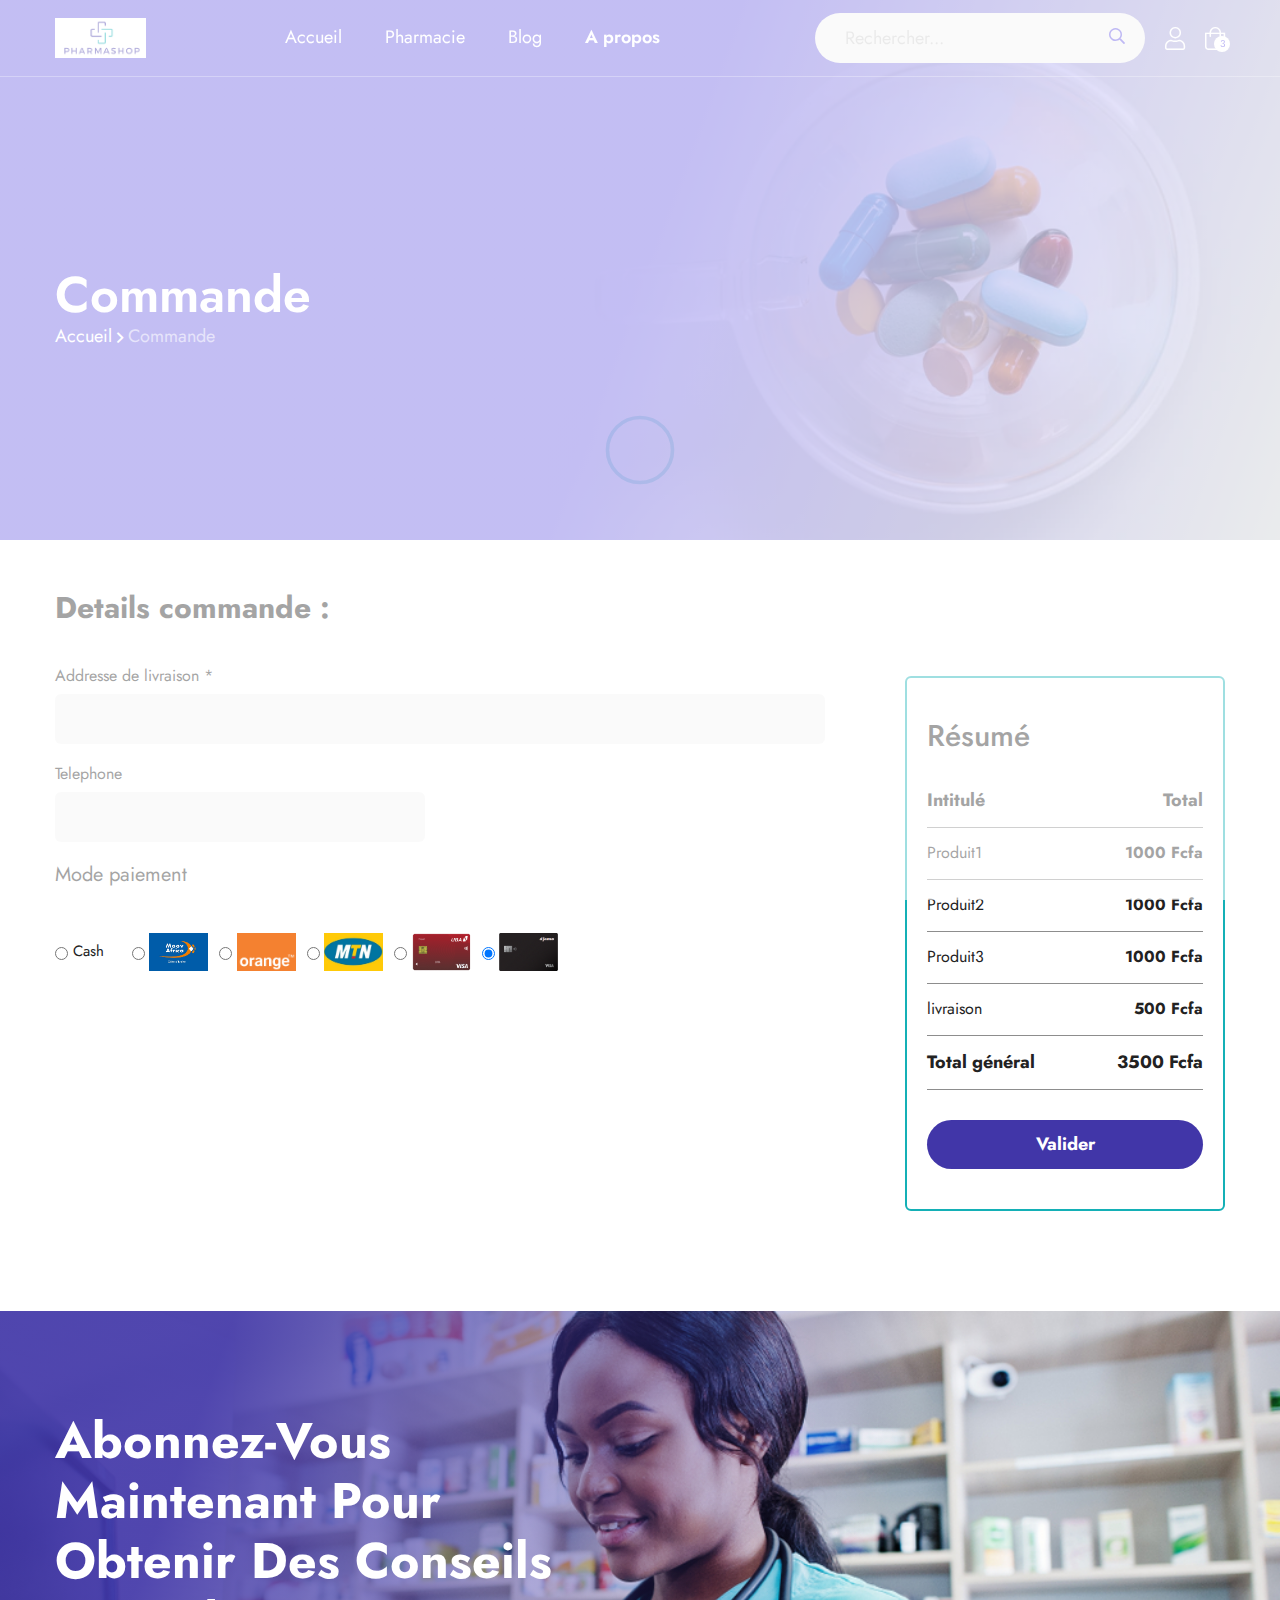
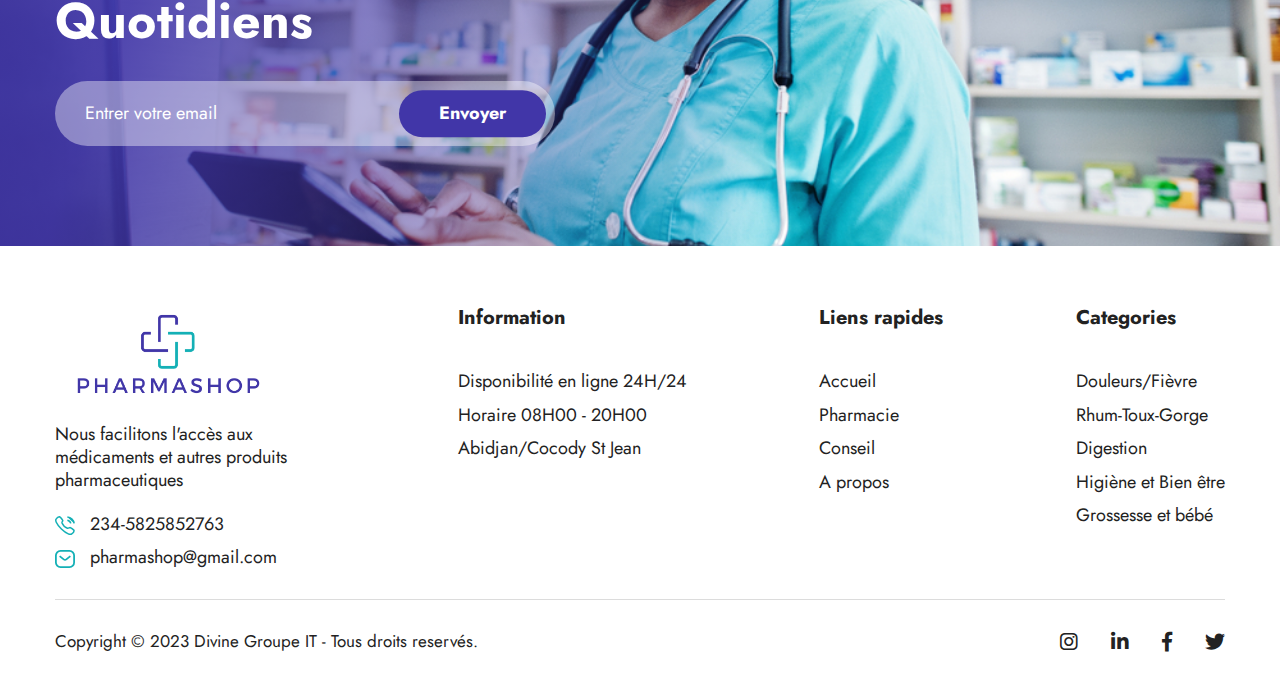
<file: checkout.html>
<!DOCTYPE html>
<html lang="en">

<head>
      <meta charset="UTF-8">
      <meta name="viewport" content="width=device-width, initial-scale=1.0">
      <meta http-equiv="X-UA-Compatible" content="ie=edge">
      <!-- title -->
      <title>PharmaShop</title>
      <!-- favicon -->
      <link href="img/favicon.html" type="image/png" rel="icon">
      <!-- all css link -->
      <!--=============   All css link   ============ -->
      <link href="css/bootstrap.min.css" rel="stylesheet" type="text/css">
      <link href="css/helper.css" rel="stylesheet" type="text/css">
      <link href="css/fontawesome.min.css" rel="stylesheet" type="text/css"/>
      <link href="css/magnific.popup.min.css" rel="stylesheet" type="text/css">
      <link href="css/owl.carousel.min.css" rel="stylesheet" type="text/css">
      <link href="css/ion-rangeslider.css" rel="stylesheet" type="text/css">
      <link href="css/nice-select.css" rel="stylesheet" type="text/css">
      <link href="css/jquery.nice-number.css" rel="stylesheet" type="text/css">
      <link href="css/style.css" rel="stylesheet" type="text/css">
      <link href="css/responsive.css" rel="stylesheet" type="text/css">
      <link href="css/myStyles.css" rel="stylesheet" type="text/css">
</head>
<body>
      <!-- start preloader -->
      <div class="preloader">
         <img class="lazy-load" src="img/preloader.svg" alt="img"/>
      </div>
      <!-- end preloader -->
      <!-- start header -->
      <header class="d-flex align-items-center">
         <div class="container">
            <div class="row align-items-center">
               <div class="col-md-2 col-5">
                  <!-- logo -->
                  <div class="logo-area">
                     <a href="index.html">
                     <img class="lazy-load img-fluid" src="img/logo_pharmacie.min.png" alt="img"/>
                     </a>
                  </div>
               </div>
               <div class="col-md-6 col-2">
                  <!-- menu -->
                  <div class="menu nav-menu">
                     <ul>
                        <li>
                           <a href="index.html">Accueil</a>
                        </li>
                        <li>
                           <a href="shop.html">Pharmacie</a>
                        </li>
                        <li>
                           <a href="blog.html">Blog</a>
                        </li>
                        <li>
                           <a class="active" href="about.html">A propos</a>
                        </li>
                     </ul>
                  </div>
               </div>
               <div class="col-md-4 col-5">
                  <div class="search-area-box d-flex justify-content-end align-items-center">
                     <form class="mr_20">
                        <input type="text" placeholder="Rechercher...">
                     </form>
                     <a href="#" class="mobile-search-area mr_20">
                     <i class="fal fa-search"></i>
                     </a>
                     <a href="#" class="user-area mr_20" data-toggle="modal" data-target="#sign-in">
                     <i class="fal fa-user"></i>
                     </a>
                     <div class="cart-area">
                        <a href="cart.html">
                        <i class="fal fa-shopping-bag"></i>
                        <span class="num-area">3</span>
                        </a>
                        <!-- cart hover -->
                        <div class="cart-hover-area">
                           <div class="box">
                              <div class="media">
                                 <img class="lazy-load" src="img/cart-img.jpg" alt="img"/>
                                 <div class="media-body">
                                    <h4>Produit1</h4>
                                    <p>1000 Fcfa</p>
                                 </div>
                              </div>
                              <a href="#" class="hover-cart-item-close">
                              <i class="fal fa-times"></i>
                              </a>
                           </div>
                           <div class="box">
                              <div class="media">
                                 <img class="lazy-load" src="img/cart-img-2.jpg" alt="img"/>
                                 <div class="media-body">
                                    <h4>Produit2</h4>
                                    <p>1000 Fcfa</p>
                                 </div>
                              </div>
                              <a href="#" class="hover-cart-item-close">
                              <i class="fal fa-times"></i>
                              </a>
                           </div>
                           <div class="box bx-last">
                              <div class="media">
                                 <img class="lazy-load" src="img/cart-img-3.jpg" alt="img"/>
                                 <div class="media-body">
                                    <h4>Produit3</h4>
                                    <p>1000 Fcfa</p>
                                 </div>
                              </div>
                              <a href="#" class="hover-cart-item-close">
                              <i class="fal fa-times"></i>
                              </a>
                           </div>
                           <div class="d-flex hover-cart-subtotal justify-content-between">
                              <p>Total</p>
                              <p>3000 Fcfa</p>
                           </div>
                           <div class="hover-cart-btn-area mt_30">
                              <a href="cart.html" class="button w-100">Voir panier</a>
                              <a href="checkout.html" class="button w-100 mt_20">Commander</a>
                           </div>
                        </div>
                     </div>
                     <!-- menu toggler -->
                     <div class="hamburger-menu">
                        <span class="line-top"></span>
                        <span class="line-center"></span>
                        <span class="line-bottom"></span>
                     </div>
                  </div>
               </div>
               <!-- search-form -->
               <div class="search-form-wrapper">
                  <form>
                     <div class="input">
                        <input type="text" placeholder="Search here">
                        <div class="btn-area">
                           <button type="submit" class="btn-sub">
                           <i class="fal fa-search"></i>
                           </button>
                        </div>
                     </div>
                     <div class="close-search">
                        <i class="fal fa-times"></i>
                     </div>
                  </form>
               </div>
            </div>
         </div>
      </header>
      <!-- end header -->
      <main>
         <!-- start home area -->
         <div class="home-area check-view-home d-flex align-items-center lazy-img"  style="background-image: url(img/about-hero.jpg);">
            <div class="container">
               <div class="row align-items-center justify-content-center">
                  <div class="col-md-12">
                     <div class="home-text-area">
                        <h2>Commande</h2>
                        <div>
                           <ol class="breadcrumb">
                              <li class="breadcrumb-item"><a href="index.html">Accueil</a></li>
                              <li class="breadcrumb-item active">Commande</li>
                           </ol>
                        </div>
                     </div>
                  </div>
               </div>
            </div>
         </div>
         <!-- end home area -->
         <!-- star checkout area -->
         <div class="checkout-main-area">
            <form class="needs-validation billing-form" novalidate="">
               <div class="container">
                  <div class="row">
                     <div class="col-md-12">
                        <div class="title mb_20">
                           <h2>Details commande :</h2>
                        </div>
                     </div>
                     <div class="col-lg-8">
                        <div class="row">
                           <div class="col-md-12 mt_20">
                              <div class="input_group">
                                 <label>Addresse de livraison *</label>
                                 <input class="form-control" type="email" required="">
                              </div>
                           </div>
                           <div class="col-md-6 mt_20">
                              <div class="input_group">
                                 <label>Telephone</label>
                                 <input class="form-control" type="text">
                              </div>
                           </div>
                           <div class="col-md-8 mt_20">
                              <!-- <div class="input_group">
                                 <div class="payment b-none common-checkout">
                                    <div class="check-group">
                                       <input class="form-check-input" type="radio" id="id1" required="">
                                       <label class="form-check-label" for="id1">Payer cash à la livraison</label>
                                    </div>
                                 </div>
                                 <div class="payment b-none common-checkout">
                                    <div class="check-group">
                                       <input class="form-check-input" type="radio" id="id2" required="">
                                       <label class="form-check-label" for="id2">Carte bancaire</label>
                                    </div>
                                 </div>
                                 <div class="payment-img b-none common-checkout">
                                    <div class="check-group paypal">
                                       <input class="form-check-input" type="radio" id="id3" required="">
                                       <label class="form-check-label" for="id3">
                                       <img class="lazy-load" src="img/moov4.png" alt="img"/>
                                       </label>
                                    </div>
                                 </div>
                                 <div class="payment-img b-none common-checkout">
                                    <div class="check-group paypal">
                                       <input class="form-check-input" type="radio" id="id4" required="">
                                       <label class="form-check-label" for="id4">
                                       <img class="lazy-load" src="img/orange2.png" alt="img"/>
                                       </label>
                                    </div>
                                 </div>
                                 <div class="payment-img b-none common-checkout">
                                    <div class="check-group paypal">
                                       <input class="form-check-input" type="radio" id="id5" required="">
                                       <label class="form-check-label" for="id5">
                                       <img class="lazy-load" src="img/mtn5.png" alt="img"/>
                                       </label>
                                    </div>
                                 </div>
                              </div> -->
                              <div class="paiement">Mode paiement</div>
                              <div class="check-group-paiement">
                              <div class="form-check">
                                 <input class="form-check-input" type="radio" name="flexRadioDefault" id="flexRadioDefault1">&nbsp;
                                 <label class="form-check-label" for="flexRadioDefault1">
                                    Cash
                                 </label>
                              </div>
                              <div class="form-check">
                                 <input class="form-check-input" type="radio" name="flexRadioDefault" id="flexRadioDefault1">&nbsp;
                                 <label class="form-check-label" for="flexRadioDefault1">
                                    <img class="lazy-load" src="img/moov9.png" alt="img"/>
                                 </label>
                               </div>&nbsp; &nbsp;
                               <div class="form-check">
                                 <input class="form-check-input" type="radio" name="flexRadioDefault" id="flexRadioDefault2" checked>&nbsp;
                                 <label class="form-check-label" for="flexRadioDefault2">
                                    <img class="lazy-load" src="img/orange9.png" alt="img"/>
                                 </label>
                               </div>&nbsp; &nbsp;
                               <div class="form-check">
                                 <input class="form-check-input" type="radio" name="flexRadioDefault" id="flexRadioDefault2" checked>&nbsp;
                                 <label class="form-check-label" for="flexRadioDefault2">
                                    <img class="lazy-load" src="img/mtn9.png" alt="img"/>
                                 </label>
                               </div>&nbsp; &nbsp;
                               <div class="form-check">
                                 <input class="form-check-input" type="radio" name="flexRadioDefault" id="flexRadioDefault2" checked>&nbsp;
                                 <label class="form-check-label" for="flexRadioDefault2">
                                    <img class="lazy-load" src="img/logo_uba.png" alt="img"/>
                                 </label>
                               </div>&nbsp; &nbsp;
                               <div class="form-check">
                                 <input class="form-check-input" type="radio" name="flexRadioDefault" id="flexRadioDefault2" checked>&nbsp;
                                 <label class="form-check-label" for="flexRadioDefault2">
                                    <img class="lazy-load" src="img/logo_djamo.png" alt="img"/>
                                 </label>
                               </div>
                              </div>
                           </div>
                        </div>
                     </div>
                     <div class="col-lg-4 mt_30">
                        <div class="order-place-wrapper">
                           <div class="box">
                              <h2>Résumé</h2>
                              <div class="label common-checkout">
                                 <p>Intitulé</p>
                                 <p>Total</p>
                              </div>
                              <div class="p-name common-checkout">
                                 <p>Produit1</p>
                                 <span>1000 Fcfa</span>
                              </div>
                              <div class="p-name common-checkout">
                                 <p>Produit2</p>
                                 <span>1000 Fcfa</span>
                              </div>
                              <div class="sub-t common-checkout">
                                 <p>Produit3</p>
                                 <span>1000 Fcfa</span>
                              </div>
                              <div class="ship common-checkout">
                                 <p>livraison</p>
                                 <span>500 Fcfa</span>
                              </div>
                              <div class="total common-checkout">
                                 <p>Total général</p>
                                 <p>3500 Fcfa</p>
                              </div>
                              <div class="btn-area">
                                 <button type="submit" class="button">Valider</button>
                              </div>
                           </div>
                        </div>
                     </div>
                  </div>
               </div>
            </form>
         </div>
         <!-- end checkout area -->
         <!-- start subscribe area -->
         <div class="subscribe-area" style="background-image: url(img/newletter2.jpg);">
            <div class="container">
               <div class="row align-items-center">
                  <div class="col-md-8 col-lg-6">
                     <div class="sub-text">
                        <h2>Abonnez-Vous<br> maintenant pour obtenir des conseils quotidiens</h2>
                        <div class="search-box-area">
                           <input type="email" placeholder="Entrer votre email">
                           <div class="btn-area">
                              <button type="submit" class="search-btn button">Envoyer</button>
                           </div>
                        </div>
                     </div>
                  </div>
               </div>
            </div>
         </div>
         <!-- end subscribe area -->
         <!-- start sign-in modal  -->
         <div class="sign-in-modal-wrapper">
            <div class="modal fade" id="sign-in">
               <div class="modal-dialog modal-dialog-centered">
                  <div class="modal-content">
                     <div class="modal-close" data-dismiss="modal" >
                        <i class="fal fa-times"></i>
                     </div>
                     <ul class="nav nav-pills mb-3">
                        <li class="nav-item">
                           <a class="nav-link active" data-toggle="pill" href="#pills-si">SE CONNECTER</a>
                        </li>
                        <li class="nav-item">
                           <a class="nav-link" data-toggle="pill" href="#pills-su">S'INSCRIRE</a>
                        </li>
                     </ul>
                     <div class="tab-content">
                        <div class="tab-pane fade show active" id="pills-si">
                           <form action="#" class="mt_20 needs-validation" novalidate="">
                              <div class="input_group">
                                 <label for="sign-in-for">Adresse mail or Nom utilisateur*</label>
                                 <input id="sign-in-for" type="email" class="form-control" required="">
                              </div>
                              <div class="input_group mt_10">
                                 <label for="sign-in-for-2">Mot de passe*</label>
                                 <input id="sign-in-for-2" type="password" class="form-control" required="">
                              </div>
                              <div class="remember-area">
                                 <div class="check-group">
                                    <input type="checkbox" id="rem">
                                    <label for="rem">Se souvenir de moi</label>
                                 </div>
                                 <a href="#">Mot de passe oublié</a>
                              </div>
                              <div class="sign-btn-area">
                                 <button type="submit" class="button w-100">CONNEXION</button>
                              </div>
                              <div class="or-sign">
                                 <p>ou se connecter avec</p>
                                 <div class="or-sign-btn">
                                    <a class="button btn-google" href="#">
                                    <i class="fab fa-google"></i>
                                    <span>Google</span>
                                    </a>
                                 </div>
                              </div>
                           </form>
                        </div>
                        <div class="tab-pane fade" id="pills-su">
                           <form action="#" class="mt_20 needs-validation" novalidate="">
                              <div class="input_group">
                                 <label for="sign-up-for">Adresse mail or Nom utilisateur*</label>
                                 <input id="sign-up-for" type="email" class="form-control" required="">
                              </div>
                              <div class="input_group mt_10">
                                 <label for="sign-in-for-2">Mot de passe*</label>
                                 <input id="sign-in-for-2" type="password" class="form-control" required="">
                              </div>
                              <div class="input_group mt_10">
                                 <label for="sign-in-for-2">Confirmer mot de passe*</label>
                                 <input id="sign-in-for-2" type="password" class="form-control" required="">
                              </div>
                              <div class="remember-area policy">
                                 <div class="check-group">
                                    <input type="checkbox" id="policy-1" class="form-check-input" required="">
                                    <label for="policy-1" class="form-check-label">J'accepte votre <a href="#">politique de confidentialité</a> * </label>
                                 </div>
                              </div>
                              <div class="sign-btn-area">
                                 <button type="submit" class="button w-100">VALIDER</button>
                              </div>
                              <div class="or-sign">
                                 <p>ou s'inscrire avec</p>
                                 <div class="or-sign-btn">
                                    <a class="button btn-google" href="#">
                                    <i class="fab fa-google"></i>
                                    <span>Google</span>
                                    </a>
                                 </div>
                              </div>
                           </form>
                        </div>
                     </div>
                  </div>
               </div>
            </div>
         </div>
         <!-- end sign-in modal  -->
      </main>
      <!-- start footer area -->
      <footer>
         <div class="container">
            <div class="footer-top">
               <div class="row justify-content-between">
                  <div class="footer-box">
                     <a href="index.html">
                     <img class="lazy-load img-fluid footer-logo" src="img/logo_pharmacie.min.png" alt="img"/>
                     </a>
                     <p class="mt_20">Nous facilitons l'accès aux médicaments et autres produits pharmaceutiques</p>
                     <div class="contact-area-footer mt_20">
                        <a href="#">
                        <img class="lazy-load" src="img/phone.svg" alt="img"/>
                        <span>234-5825852763</span>
                        </a>
                        <a class="mt_10" href="mailto:info@example.com">
                        <img class="lazy-load" src="img/mail.svg" alt="img"/>
                        <span>pharmashop@gmail.com</span>
                        </a>
                     </div>
                  </div>
                  <div class="footer-box">
                     <h5>Information</h5>
                     <div class="links">
                        <a href="#">Disponibilité en ligne 24H/24</a>
                        <a class="mt_10" href="#">Horaire 08H00 - 20H00</a>
                        <a class="mt_10" href="#">Abidjan/Cocody St Jean  </a>
                     </div>
                  </div>
                  <div class="footer-box">
                     <h5>Liens rapides</h5>
                     <div class="links">
                        <a class="mt_10" href="#">Accueil</a>
                        <a class="mt_10" href="#">Pharmacie</a>
                        <a class="mt_10" href="#">Conseil</a>
                        <a class="mt_10" href="#">A propos</a>
                     </div>
                  </div>
                  <div class="footer-box">
                     <h5>Categories</h5>
                     <div class="links">
                        <a class="mt_10" href="#">Douleurs/Fièvre</a>
                        <a class="mt_10" href="#">Rhum-Toux-Gorge</a>
                        <a class="mt_10" href="#">Digestion</a>
                        <a class="mt_10" href="#">Higiène et Bien être</a>
                        <a class="mt_10" href="#">Grossesse et bébé</a>
                     </div>
                  </div>
               </div>
            </div>
            <div class="footer-bottom">
               <div class="row">
                  <div class="col-md-8">
                     <p class="copyright">Copyright © 2023 Divine Groupe IT - Tous droits reservés.</p>
                  </div>
                  <div class="col-md-4 text-right">
                     <div class="icon-area">
                        <a href="#">
                        <i class="fab fa-instagram"></i>
                        </a>
                        <a href="#">
                        <i class="fab fa-linkedin-in"></i>
                        </a>
                        <a href="#">
                        <i class="fab fa-facebook-f"></i>
                        </a>
                        <a href="#">
                        <i class="fab fa-twitter"></i>
                        </a>
                     </div>
                  </div>
               </div>
            </div>
         </div>
      </footer>
      <!-- end footer area -->
      <!-- start back to top -->
       <a href="#" class="back-to-top">
         <i class="fal fa-long-arrow-up"></i>
       </a>
      <!-- end back to top -->

      <!--=============   All js link   ============ -->
      <script src="js/jquery-3.5.1.min.js"></script>
      <script src="js/plugin.js"></script>
      <script src="js/main.js"></script>
   </body>

<!-- Mirrored from web-themes.xyz/html/maria/checkout.html by HTTrack Website Copier/3.x [XR&CO'2014], Sat, 18 Feb 2023 20:51:24 GMT -->
</html>
</file>
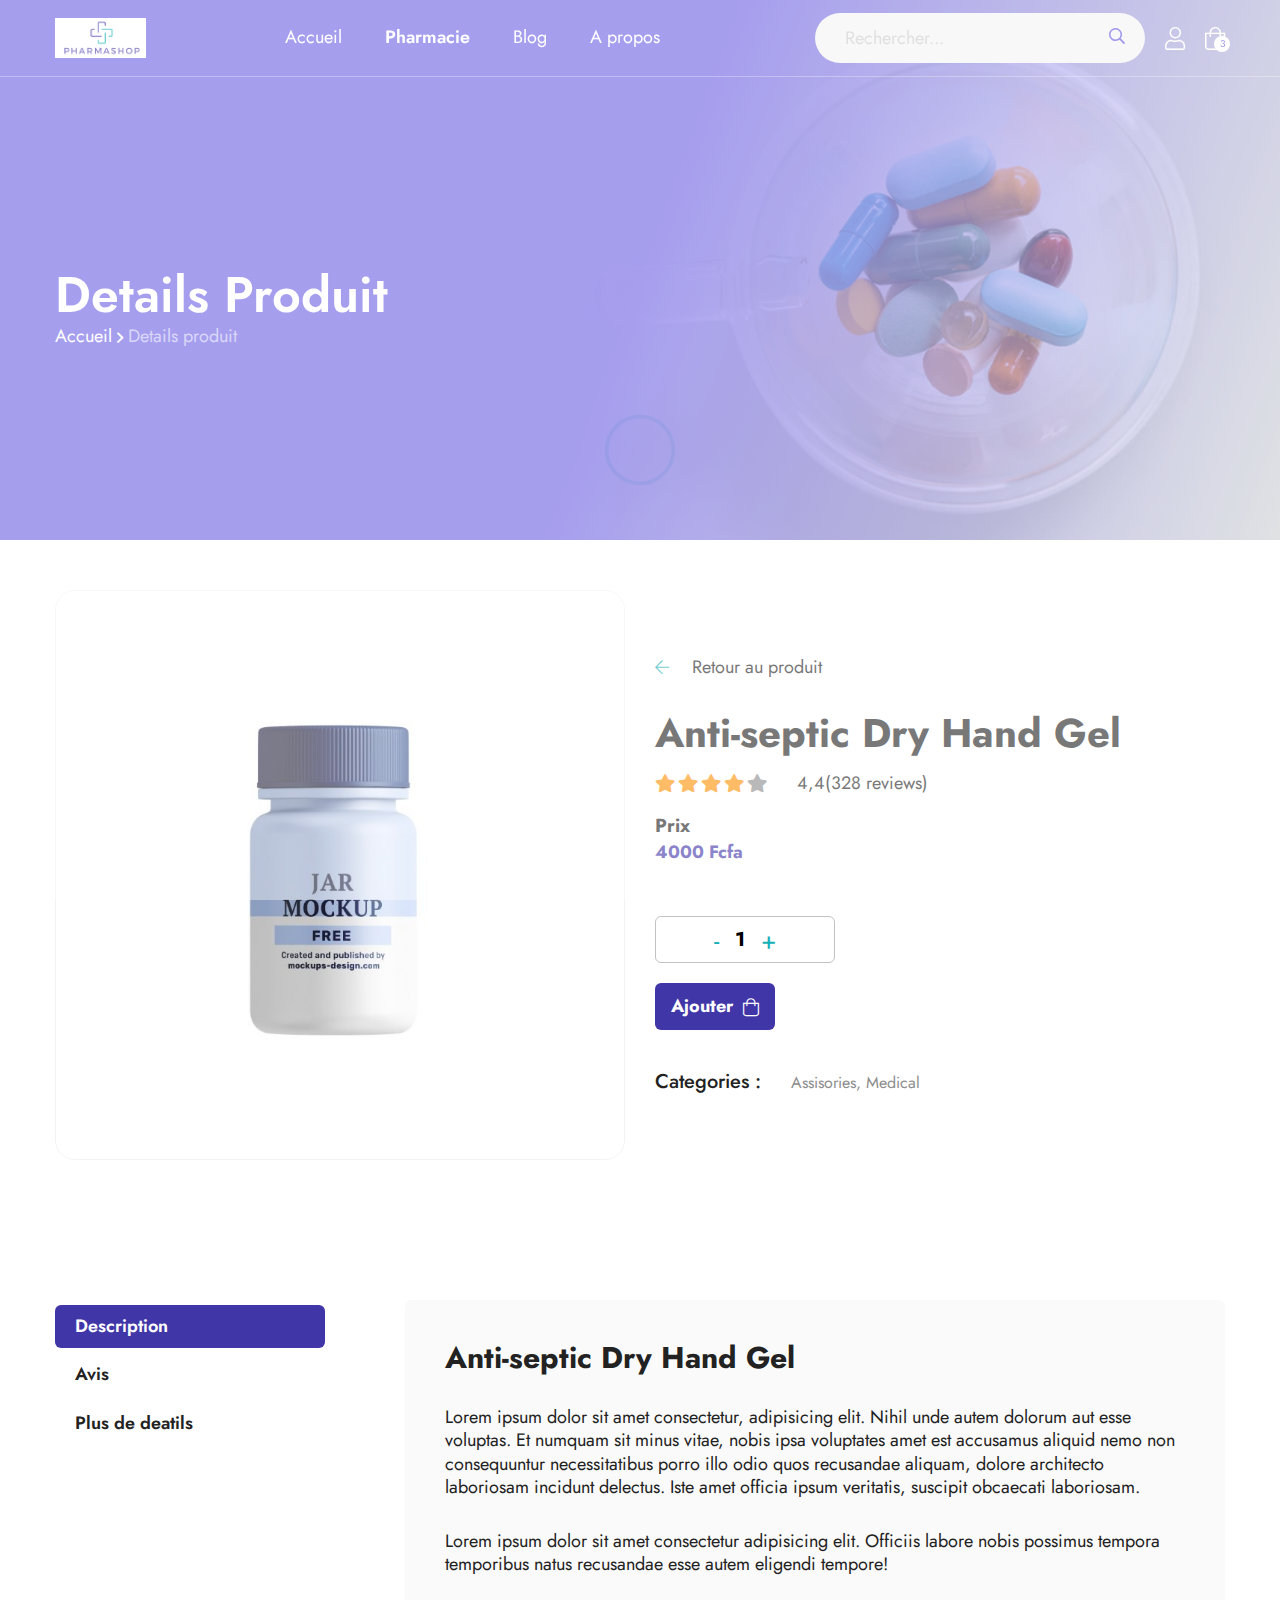
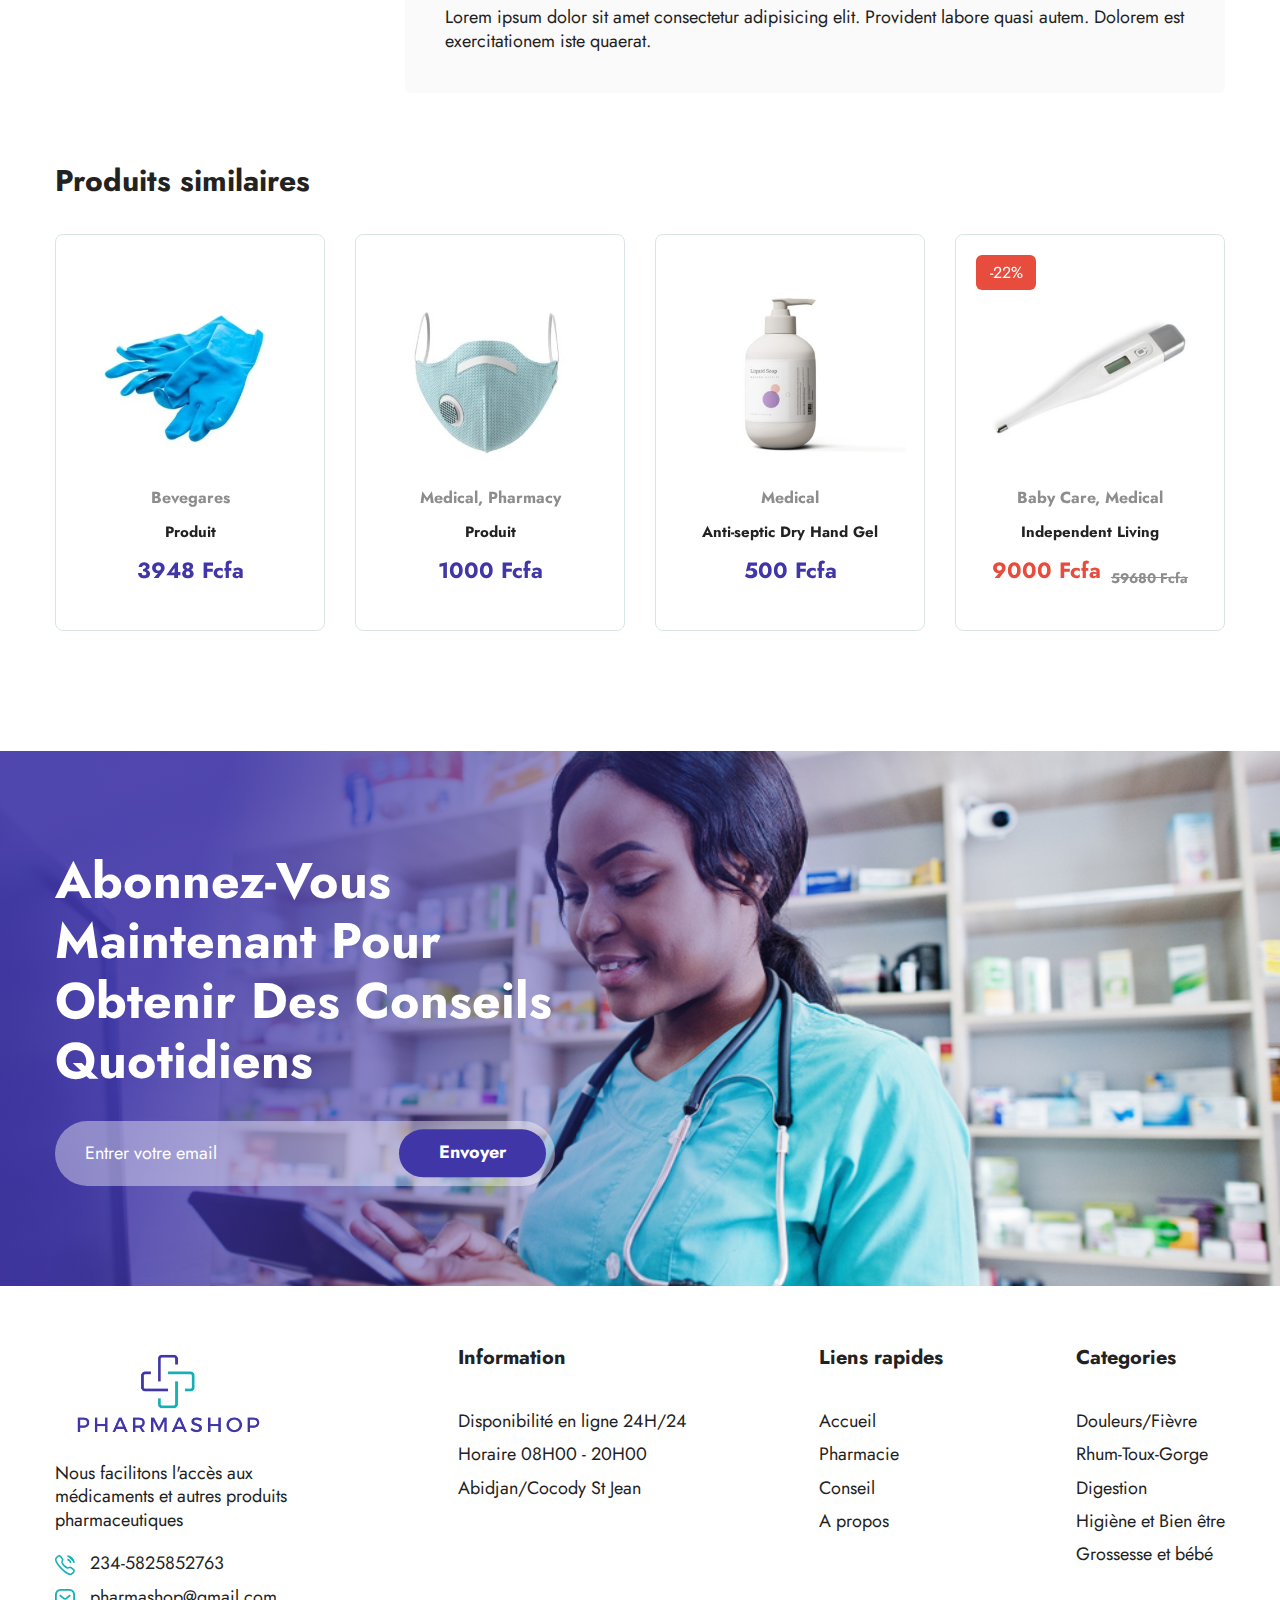
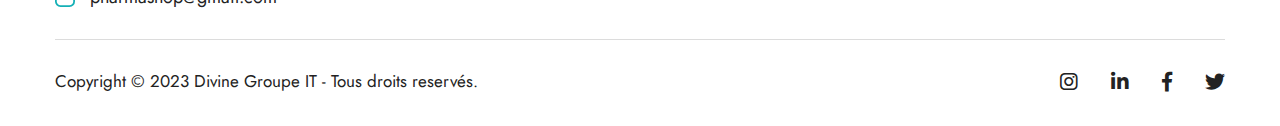
<file: product-view.html>
<!DOCTYPE html>
<html lang="en">
   
<head>
   <meta charset="UTF-8">
   <meta name="viewport" content="width=device-width, initial-scale=1.0">
   <meta http-equiv="X-UA-Compatible" content="ie=edge">
   <!-- title -->
   <title>PharmaShop</title>
   <!-- favicon -->
   <link href="img/favicon.html" type="image/png" rel="icon">
   <!--=============   All css link   ============ -->
   <link href="css/bootstrap.min.css" rel="stylesheet" type="text/css">
   <link href="css/helper.css" rel="stylesheet" type="text/css">
   <link href="css/fontawesome.min.css" rel="stylesheet" type="text/css"/>
   <link href="css/magnific.popup.min.css" rel="stylesheet" type="text/css">
   <link href="css/owl.carousel.min.css" rel="stylesheet" type="text/css">
   <link href="css/ion-rangeslider.css" rel="stylesheet" type="text/css">
   <link href="css/nice-select.css" rel="stylesheet" type="text/css">
   <link href="css/jquery.nice-number.css" rel="stylesheet" type="text/css">
   <link href="css/style.css" rel="stylesheet" type="text/css">
   <link href="css/responsive.css" rel="stylesheet" type="text/css">
   <link href="css/myStyles.css" rel="stylesheet" type="text/css">
</head>
<body>
      <!-- start preloader -->
      <div class="preloader">
         <img class="lazy-load" src="img/preloader.svg" alt="img"/>
      </div>
      <!-- end preloader -->
      <!-- start header -->
      <header class="d-flex align-items-center">
         <div class="container">
            <div class="row align-items-center">
               <div class="col-md-2 col-5">
                  <!-- logo -->
                  <div class="logo-area">
                     <a href="index.html">
                     <img class="lazy-load img-fluid" src="img/logo_pharmacie.min.png" alt="img"/>
                     </a>
                  </div>
               </div>
               <div class="col-md-6 col-2">
                  <!-- menu -->
                  <div class="menu nav-menu">
                     <ul>
                        <li>
                           <a href="index.html">Accueil</a>
                        </li>
                        <li>
                           <a class="active" href="shop.html">Pharmacie</a>
                        </li>
                        <li>
                           <a href="blog.html">Blog</a>
                        </li>
                        <li>
                           <a href="about.html">A propos</a>
                        </li>
                     </ul>
                  </div>
               </div>
               <div class="col-md-4 col-5">
                  <div class="search-area-box d-flex justify-content-end align-items-center">
                     <form class="mr_20">
                        <input type="text" placeholder="Rechercher...">
                     </form>
                     <a href="#" class="mobile-search-area mr_20">
                     <i class="fal fa-search"></i>
                     </a>
                     <a href="#" class="user-area mr_20" data-toggle="modal" data-target="#sign-in">
                     <i class="fal fa-user"></i>
                     </a>
                     <div class="cart-area">
                        <a href="cart.html">
                        <i class="fal fa-shopping-bag"></i>
                        <span class="num-area">3</span>
                        </a>
                        <!-- cart hover -->
                        <div class="cart-hover-area">
                           <div class="box">
                              <div class="media">
                                 <img class="lazy-load" src="img/cart-img.jpg" alt="img"/>
                                 <div class="media-body">
                                    <h4>Produit1</h4>
                                    <p>1000 Fcfa</p>
                                 </div>
                              </div>
                              <a href="#" class="hover-cart-item-close">
                              <i class="fal fa-times"></i>
                              </a>
                           </div>
                           <div class="box">
                              <div class="media">
                                 <img class="lazy-load" src="img/cart-img-2.jpg" alt="img"/>
                                 <div class="media-body">
                                    <h4>Produit2</h4>
                                    <p>1000 Fcfa</p>
                                 </div>
                              </div>
                              <a href="#" class="hover-cart-item-close">
                              <i class="fal fa-times"></i>
                              </a>
                           </div>
                           <div class="box bx-last">
                              <div class="media">
                                 <img class="lazy-load" src="img/cart-img-3.jpg" alt="img"/>
                                 <div class="media-body">
                                    <h4>Produit3</h4>
                                    <p>1000 Fcfa</p>
                                 </div>
                              </div>
                              <a href="#" class="hover-cart-item-close">
                              <i class="fal fa-times"></i>
                              </a>
                           </div>
                           <div class="d-flex hover-cart-subtotal justify-content-between">
                              <p>Total</p>
                              <p>3000 Fcfa</p>
                           </div>
                           <div class="hover-cart-btn-area mt_30">
                              <a href="cart.html" class="button w-100">Voir panier</a>
                              <a href="checkout.html" class="button w-100 mt_20">Commander</a>
                           </div>
                        </div>
                     </div>
                     <!-- menu toggler -->
                     <div class="hamburger-menu">
                        <span class="line-top"></span>
                        <span class="line-center"></span>
                        <span class="line-bottom"></span>
                     </div>
                  </div>
               </div>
               <!-- search-form -->
               <div class="search-form-wrapper">
                  <form>
                     <div class="input">
                        <input type="text" placeholder="Search here">
                        <div class="btn-area">
                           <button type="submit" class="btn-sub">
                           <i class="fal fa-search"></i>
                           </button>
                        </div>
                     </div>
                     <div class="close-search">
                        <i class="fal fa-times"></i>
                     </div>
                  </form>
               </div>
            </div>
         </div>
      </header>
      <!-- end header -->
      <main>
         <!-- start home area -->
         <div class="home-area product-view-home d-flex align-items-center lazy-img"  style="background-image: url(img/about-hero.jpg);">
            <div class="container">
               <div class="row align-items-center justify-content-center">
                  <div class="col-md-12">
                     <div class="home-text-area">
                        <h2>Details produit</h2>
                        <div>
                           <ol class="breadcrumb">
                              <li class="breadcrumb-item"><a href="index.html">Accueil</a></li>
                              <li class="breadcrumb-item active">Details produit</li>
                           </ol>
                        </div>
                     </div>
                  </div>
               </div>
            </div>
         </div>
         <!-- end home area -->
         <!-- start div area -->
         <div class="item-view-area">
            <div class="container">
               <div class="row align-items-center">
                  <div class="col-lg-6 mt_30">
                     <div class="owl-carousel item-slider">
                        <div class="item">
                           <div class="item-img popup-gallery">
                              <img class="img-fluid lazy-load" src="img/product-view.jpg" alt="img"/>
                              <a href="img/product-view.jpg" class="image-popup big-view">
                              <i class="fal fa-search-plus"></i>
                              </a>
                           </div>
                        </div>
                        <div class="item">
                           <div class="item-img popup-gallery">
                              <img class="img-fluid lazy-load" src="img/product-view-2.jpg" alt="img"/>
                              <a href="img/product-view-2.jpg" class="image-popup big-view">
                              <i class="fal fa-search-plus"></i>
                              </a>
                           </div>
                        </div>
                        <div class="item">
                           <div class="item-img popup-gallery">
                              <img class="img-fluid lazy-load" src="img/product-view-3.jpg" alt="img"/>
                              <a href="img/product-view-3.jpg" class="image-popup big-view">
                              <i class="fal fa-search-plus"></i>
                              </a>
                           </div>
                        </div>
                     </div>
                  </div>
                  <div class="col-lg-6 mt_30">
                     <div class="product-deatils-wrapper">
                        <a class="back" href="shop.html">
                        <i class="fal fa-arrow-left"></i>
                        <span>Retour au produit</span>
                        </a>
                        <div class="name-area">
                           <h2>Anti-septic Dry Hand Gel</h2>
                           <div class="rating-area d-flex">
                              <div class="icon">
                                 <i class="fas fa-star"></i>
                                 <i class="fas fa-star"></i>
                                 <i class="fas fa-star"></i>
                                 <i class="fas fa-star"></i>
                                 <i class="fas fa-star"></i>
                              </div>
                              <p>4,4(328 reviews)</p>
                           </div>
                        </div>
                        <div class="price-area">
                           <h5>Prix</h5>
                           <p>4000 Fcfa</p>
                        </div>
                        <div class="size-area d-flex">
                           
                           <div class="number-area">
                              <input type="number" value="1" min="0">
                           </div>
                        </div>
                        <div class="cart-area-wrapper d-flex">
                           <a href="#" class="add-cart button">
                           Ajouter
                           <i class="fal fa-shopping-bag"></i>
                           </a>
                        </div>
                        <div class="categories-area d-flex">
                           <h5>Categories :</h5>
                           <span>Assisories, Medical</span>
                        </div>
                     </div>
                  </div>
               </div>
            </div>
         </div>
         <!-- end item view area -->
         <!-- start item discription area -->
         <div class="item-discription-area">
            <div class="container">
               <div class="row">
                  <div class="col-md-3 mt_30">
                     <div class="discription-tab-link">
                        <div class="nav flex-column nav-pills" id="v-pills-tab">
                           <a class="nav-link active" id="v-pills-home-tab" data-toggle="pill" href="#v-pills-dis">Description</a>
                           <a class="nav-link" id="v-pills-profile-tab" data-toggle="pill" href="#v-pills-review">Avis</a>
                           <a class="nav-link" id="v-pills-messages-tab" data-toggle="pill" href="#v-pills-info">Plus de deatils</a>
                        </div>
                     </div>
                  </div>
                  <div class="col-md-9 mt_30">
                     <div class="discription-tab-element">
                        <div class="tab-content" id="v-pills-tabContent">
                           <div class="tab-pane fade show active" id="v-pills-dis">
                              <div class="row">
                                 <div class="col-12">
                                    <div class="box-area">
                                       <h3>Anti-septic Dry Hand Gel</h3>
                                       <p class="mt_30">Lorem ipsum dolor sit amet consectetur, adipisicing elit. Nihil unde autem dolorum aut esse voluptas. Et numquam sit minus vitae, nobis ipsa voluptates amet est accusamus aliquid nemo non consequuntur 
                                          necessitatibus porro illo odio quos recusandae aliquam, dolore architecto laboriosam incidunt delectus. Iste amet officia ipsum veritatis, suscipit obcaecati laboriosam.
                                       </p>
                                       <p class="mt_30">Lorem ipsum dolor sit amet consectetur adipisicing elit. Officiis labore nobis possimus tempora temporibus natus recusandae esse autem eligendi tempore!</p>
                                       <p class="mt_30"> Lorem ipsum dolor sit amet consectetur adipisicing elit. Provident labore quasi autem. Dolorem est exercitationem iste quaerat.</p>
                                    </div>
                                 </div>
                              </div>
                           </div>
                           <div class="tab-pane fade" id="v-pills-review">
                              <div class="row">
                                 <div class="box-area">
                                    <h3>Customar Reviews</h3>
                                    <div class="review-box mt_30">
                                       <div class="inner">
                                          <div class="media align-items-center">
                                             <img class="mr_20 lazy-load" src="img/client.jpg" alt="img"/>
                                             <div class="media-body">
                                                <h3>User</h3>
                                                <p>December 28, 2020</p>
                                             </div>
                                          </div>
                                       </div>
                                       <span>Lorem ipsum dolor sit amet consectetur adipisicing elit. Laborum blanditiis cumque maiores fugiat dicta. Provident, a! Ea molestiae laudantium vitae. </span>
                                    </div>
                                    <div class="review-box mt_30">
                                       <div class="inner">
                                          <div class="media align-items-center">
                                             <img class="mr_20 lazy-load" src="img/client.jpg" alt="img"/>
                                             <div class="media-body">
                                                <h3>User2</h3>
                                                <p>December 28, 2020</p>
                                             </div>
                                          </div>
                                       </div>
                                       <span>Lorem ipsum dolor sit amet consectetur adipisicing elit. Laborum blanditiis cumque maiores fugiat dicta. </span>
                                    </div>
                                    <div class="add-reviw-area mt_30 contact-area">
                                       <a class="btn-write" data-toggle="collapse" href="#collapsewrite">
                                       <i class="fal fa-edit"></i>
                                       <span>Donner votre avis</span>
                                       </a>
                                       <div class="collapse" id="collapsewrite">
                                          <div class="my-rating d-flex mt_20">
                                             <h4>Notez</h4>
                                             <div class="my-rating-wrapper">
                                                <div class="star-rating">
                                                   <input type="radio" id="5-stars" name="rating" value="5" />
                                                   <label for="5-stars" class="star">&#9733;</label>
                                                   <input type="radio" id="4-stars" name="rating" value="4" />
                                                   <label for="4-stars" class="star">&#9733;</label>
                                                   <input type="radio" id="3-stars" name="rating" value="3" />
                                                   <label for="3-stars" class="star">&#9733;</label>
                                                   <input type="radio" id="2-stars" name="rating" value="2" />
                                                   <label for="2-stars" class="star">&#9733;</label>
                                                   <input type="radio" id="1-star" name="rating" value="1" />
                                                   <label for="1-star" class="star">&#9733;</label>
                                                </div>
                                             </div>
                                          </div>
                                          <form class="needs-validation" novalidate="">
                                             <div class="row">
                                                <div class="col-md-6 mt_30">
                                                   <div class="review_input_group">
                                                      <input class="form-control" type="text" placeholder="Votre nom" required="">
                                                   </div>
                                                </div>
                                                <div class="col-md-6 mt_30">
                                                   <div class="review_input_group">
                                                      <input class="form-control" type="email" placeholder="Votre mail" required="">
                                                   </div>
                                                </div>
                                                <div class="col-md-12">
                                                   <div class="review_input_group">
                                                      <textarea class="form-control" placeholder="Message" required=""></textarea>
                                                   </div>
                                                </div>
                                                <div class="btn-area">
                                                   <button type="submit" class="button">Valider</button>
                                                </div>
                                             </div>
                                          </form>
                                       </div>
                                    </div>
                                 </div>
                              </div>
                           </div>
                           <div class="tab-pane fade" id="v-pills-info">
                              <div class="row">
                                 <div class="col-md-12">
                                    <div class="box-area">
                                       <h3>Details produit :</h3>
                                       <div class="deatils-wrapper mt_30">
                                          <div class="deatils">
                                             <p>Marque :</p>
                                             <span>Cheetos</span>
                                          </div>
                                          <div class="deatils">
                                             <p>ISBN-13 :</p>
                                             <span>9780321793911</span>
                                          </div>
                                          <div class="deatils">
                                             <p>Categorie :</p>
                                             <span>Assisories, Medical</span>
                                          </div>
                                       </div>
                                    </div>
                                 </div>
                              </div>
                           </div>
                        </div>
                     </div>
                  </div>
               </div>
            </div>
         </div>
         <!-- end item discription area -->
         <!-- start related product area -->
         <div class="related-products-area">
            <div class="container">
               <div class="row product-tab-area">
                  <div class="col-md-12">
                     <div class="title">
                        <h2>Produits similaires</h2>
                     </div>
                  </div>
                  <div class="col-md-12">
                     <div class="owl-carousel smiliar-product">
                        <div class="item">
                           <div class="item-box">
                              <a href="product-view.html">
                              <img class="img-fluid lazy-load" src="img/pr-5.jpg" alt="img"/>
                              </a>
                              <div class="text-area">
                                 <a href="product-view.html">
                                    <p>Bevegares</p>
                                    <h3>Produit</h3>
                                 </a>
                                 <div class="price-area d-flex justify-content-center">
                                    <p>3948 Fcfa</p>
                                 </div>
                              </div>
                           </div>
                        </div>
                        <div class="item">
                           <div class="item-box">
                              <a href="product-view.html">
                              <img class="img-fluid lazy-load" src="img/pr-8.jpg" alt="img"/>
                              </a>
                              <div class="text-area">
                                 <a href="product-view.html">
                                    <p>Medical, Pharmacy</p>
                                    <h3>Produit</h3>
                                 </a>
                                 <div class="price-area d-flex justify-content-center">
                                    <p>1000 Fcfa</p>
                                 </div>
                              </div>
                           </div>
                        </div>
                        <div class="item">
                           <div class="item-box">
                              <a href="product-view.html">
                              <img class="img-fluid lazy-load" src="img/pr-3.jpg" alt="img"/>
                              </a>
                              <div class="text-area">
                                 <a href="product-view.html">
                                    <p>Medical</p>
                                    <h3>Anti-septic Dry Hand Gel</h3>
                                 </a>
                                 <div class="price-area d-flex justify-content-center">
                                    <p>500 Fcfa</p>
                                 </div>
                              </div>
                           </div>
                        </div>
                        <div class="item">
                           <div class="item-box dis-box">
                              <a href="product-view.html">
                              <img class="img-fluid lazy-load" src="img/pr-2.jpg" alt="img"/>
                              </a>
                              <div class="text-area">
                                 <a href="product-view.html">
                                    <p>Baby Care, Medical</p>
                                    <h3>Independent Living</h3>
                                 </a>
                                 <div class="price-area d-flex justify-content-center">
                                    <p>9000 Fcfa</p>
                                    <span><del>59680 Fcfa</del></span>
                                 </div>
                              </div>
                              <div class="discount-area">-22%</div>
                           </div>
                        </div>
                     </div>
                  </div>
               </div>
            </div>
         </div>
         <!-- end related product area -->
         <!-- start subscribe area -->
         <div class="subscribe-area" style="background-image: url(img/newletter2.jpg);">
            <div class="container">
               <div class="row align-items-center">
                  <div class="col-md-8 col-lg-6">
                     <div class="sub-text">
                        <h2>Abonnez-Vous<br> maintenant pour obtenir des conseils quotidiens</h2>
                        <div class="search-box-area">
                           <input type="email" placeholder="Entrer votre email">
                           <div class="btn-area">
                              <button type="submit" class="search-btn button">Envoyer</button>
                           </div>
                        </div>
                     </div>
                  </div>
               </div>
            </div>
         </div>
         <!-- end subscribe area -->
         <!-- start sign-in modal  -->
         <div class="sign-in-modal-wrapper">
            <div class="modal fade" id="sign-in">
               <div class="modal-dialog modal-dialog-centered">
                  <div class="modal-content">
                     <div class="modal-close" data-dismiss="modal" >
                        <i class="fal fa-times"></i>
                     </div>
                     <ul class="nav nav-pills mb-3">
                        <li class="nav-item">
                           <a class="nav-link active" data-toggle="pill" href="#pills-si">SE CONNECTER</a>
                        </li>
                        <li class="nav-item">
                           <a class="nav-link" data-toggle="pill" href="#pills-su">S'INSCRIRE</a>
                        </li>
                     </ul>
                     <div class="tab-content">
                        <div class="tab-pane fade show active" id="pills-si">
                           <form action="#" class="mt_20 needs-validation" novalidate="">
                              <div class="input_group">
                                 <label for="sign-in-for">Adresse mail or Nom utilisateur*</label>
                                 <input id="sign-in-for" type="email" class="form-control" required="">
                              </div>
                              <div class="input_group mt_10">
                                 <label for="sign-in-for-2">Mot de passe*</label>
                                 <input id="sign-in-for-2" type="password" class="form-control" required="">
                              </div>
                              <div class="remember-area">
                                 <div class="check-group">
                                    <input type="checkbox" id="rem">
                                    <label for="rem">Se souvenir de moi</label>
                                 </div>
                                 <a href="#">Mot de passe oublié</a>
                              </div>
                              <div class="sign-btn-area">
                                 <button type="submit" class="button w-100">CONNEXION</button>
                              </div>
                              <div class="or-sign">
                                 <p>ou se connecter avec</p>
                                 <div class="or-sign-btn">
                                    <a class="button btn-google" href="#">
                                    <i class="fab fa-google"></i>
                                    <span>Google</span>
                                    </a>
                                 </div>
                              </div>
                           </form>
                        </div>
                        <div class="tab-pane fade" id="pills-su">
                           <form action="#" class="mt_20 needs-validation" novalidate="">
                              <div class="input_group">
                                 <label for="sign-up-for">Adresse mail or Nom utilisateur*</label>
                                 <input id="sign-up-for" type="email" class="form-control" required="">
                              </div>
                              <div class="input_group mt_10">
                                 <label for="sign-in-for-2">Mot de passe*</label>
                                 <input id="sign-in-for-2" type="password" class="form-control" required="">
                              </div>
                              <div class="input_group mt_10">
                                 <label for="sign-in-for-2">Confirmer mot de passe*</label>
                                 <input id="sign-in-for-2" type="password" class="form-control" required="">
                              </div>
                              <div class="remember-area policy">
                                 <div class="check-group">
                                    <input type="checkbox" id="policy-1" class="form-check-input" required="">
                                    <label for="policy-1" class="form-check-label">J'accepte votre <a href="#">politique de confidentialité</a> * </label>
                                 </div>
                              </div>
                              <div class="sign-btn-area">
                                 <button type="submit" class="button w-100">VALIDER</button>
                              </div>
                              <div class="or-sign">
                                 <p>ou s'inscrire avec</p>
                                 <div class="or-sign-btn">
                                    <a class="button btn-google" href="#">
                                    <i class="fab fa-google"></i>
                                    <span>Google</span>
                                    </a>
                                 </div>
                              </div>
                           </form>
                        </div>
                     </div>
                  </div>
               </div>
            </div>
         </div>
         <!-- end sign-in modal  -->
      </main>
      <!-- start footer area -->
      <footer>
         <div class="container">
            <div class="footer-top">
               <div class="row justify-content-between">
                  <div class="footer-box">
                     <a href="index.html">
                     <img class="lazy-load img-fluid footer-logo" src="img/logo_pharmacie.min.png" alt="img"/>
                     </a>
                     <p class="mt_20">Nous facilitons l'accès aux médicaments et autres produits pharmaceutiques</p>
                     <div class="contact-area-footer mt_20">
                        <a href="#">
                        <img class="lazy-load" src="img/phone.svg" alt="img"/>
                        <span>234-5825852763</span>
                        </a>
                        <a class="mt_10" href="mailto:info@example.com">
                        <img class="lazy-load" src="img/mail.svg" alt="img"/>
                        <span>pharmashop@gmail.com</span>
                        </a>
                     </div>
                  </div>
                  <div class="footer-box">
                     <h5>Information</h5>
                     <div class="links">
                        <a href="#">Disponibilité en ligne 24H/24</a>
                        <a class="mt_10" href="#">Horaire 08H00 - 20H00</a>
                        <a class="mt_10" href="#">Abidjan/Cocody St Jean  </a>
                     </div>
                  </div>
                  <div class="footer-box">
                     <h5>Liens rapides</h5>
                     <div class="links">
                        <a class="mt_10" href="#">Accueil</a>
                        <a class="mt_10" href="#">Pharmacie</a>
                        <a class="mt_10" href="#">Conseil</a>
                        <a class="mt_10" href="#">A propos</a>
                     </div>
                  </div>
                  <div class="footer-box">
                     <h5>Categories</h5>
                     <div class="links">
                        <a class="mt_10" href="#">Douleurs/Fièvre</a>
                        <a class="mt_10" href="#">Rhum-Toux-Gorge</a>
                        <a class="mt_10" href="#">Digestion</a>
                        <a class="mt_10" href="#">Higiène et Bien être</a>
                        <a class="mt_10" href="#">Grossesse et bébé</a>
                     </div>
                  </div>
               </div>
            </div>
            <div class="footer-bottom">
               <div class="row">
                  <div class="col-md-8">
                     <p class="copyright">Copyright © 2023 Divine Groupe IT - Tous droits reservés.</p>
                  </div>
                  <div class="col-md-4 text-right">
                     <div class="icon-area">
                        <a href="#">
                        <i class="fab fa-instagram"></i>
                        </a>
                        <a href="#">
                        <i class="fab fa-linkedin-in"></i>
                        </a>
                        <a href="#">
                        <i class="fab fa-facebook-f"></i>
                        </a>
                        <a href="#">
                        <i class="fab fa-twitter"></i>
                        </a>
                     </div>
                  </div>
               </div>
            </div>
         </div>
      </footer>
      <!-- end footer area -->
      <!-- start back to top -->
       <a href="#" class="back-to-top">
         <i class="fal fa-long-arrow-up"></i>
       </a>
      <!-- end back to top -->

      <!--=============   All js link   ============ -->
      <script src="js/jquery-3.5.1.min.js"></script>
      <script src="js/plugin.js"></script>
      <script src="js/main.js"></script>
   </body>

<!-- Mirrored from web-themes.xyz/html/maria/product-view.html by HTTrack Website Copier/3.x [XR&CO'2014], Sat, 18 Feb 2023 20:51:23 GMT -->
</html>
</file>
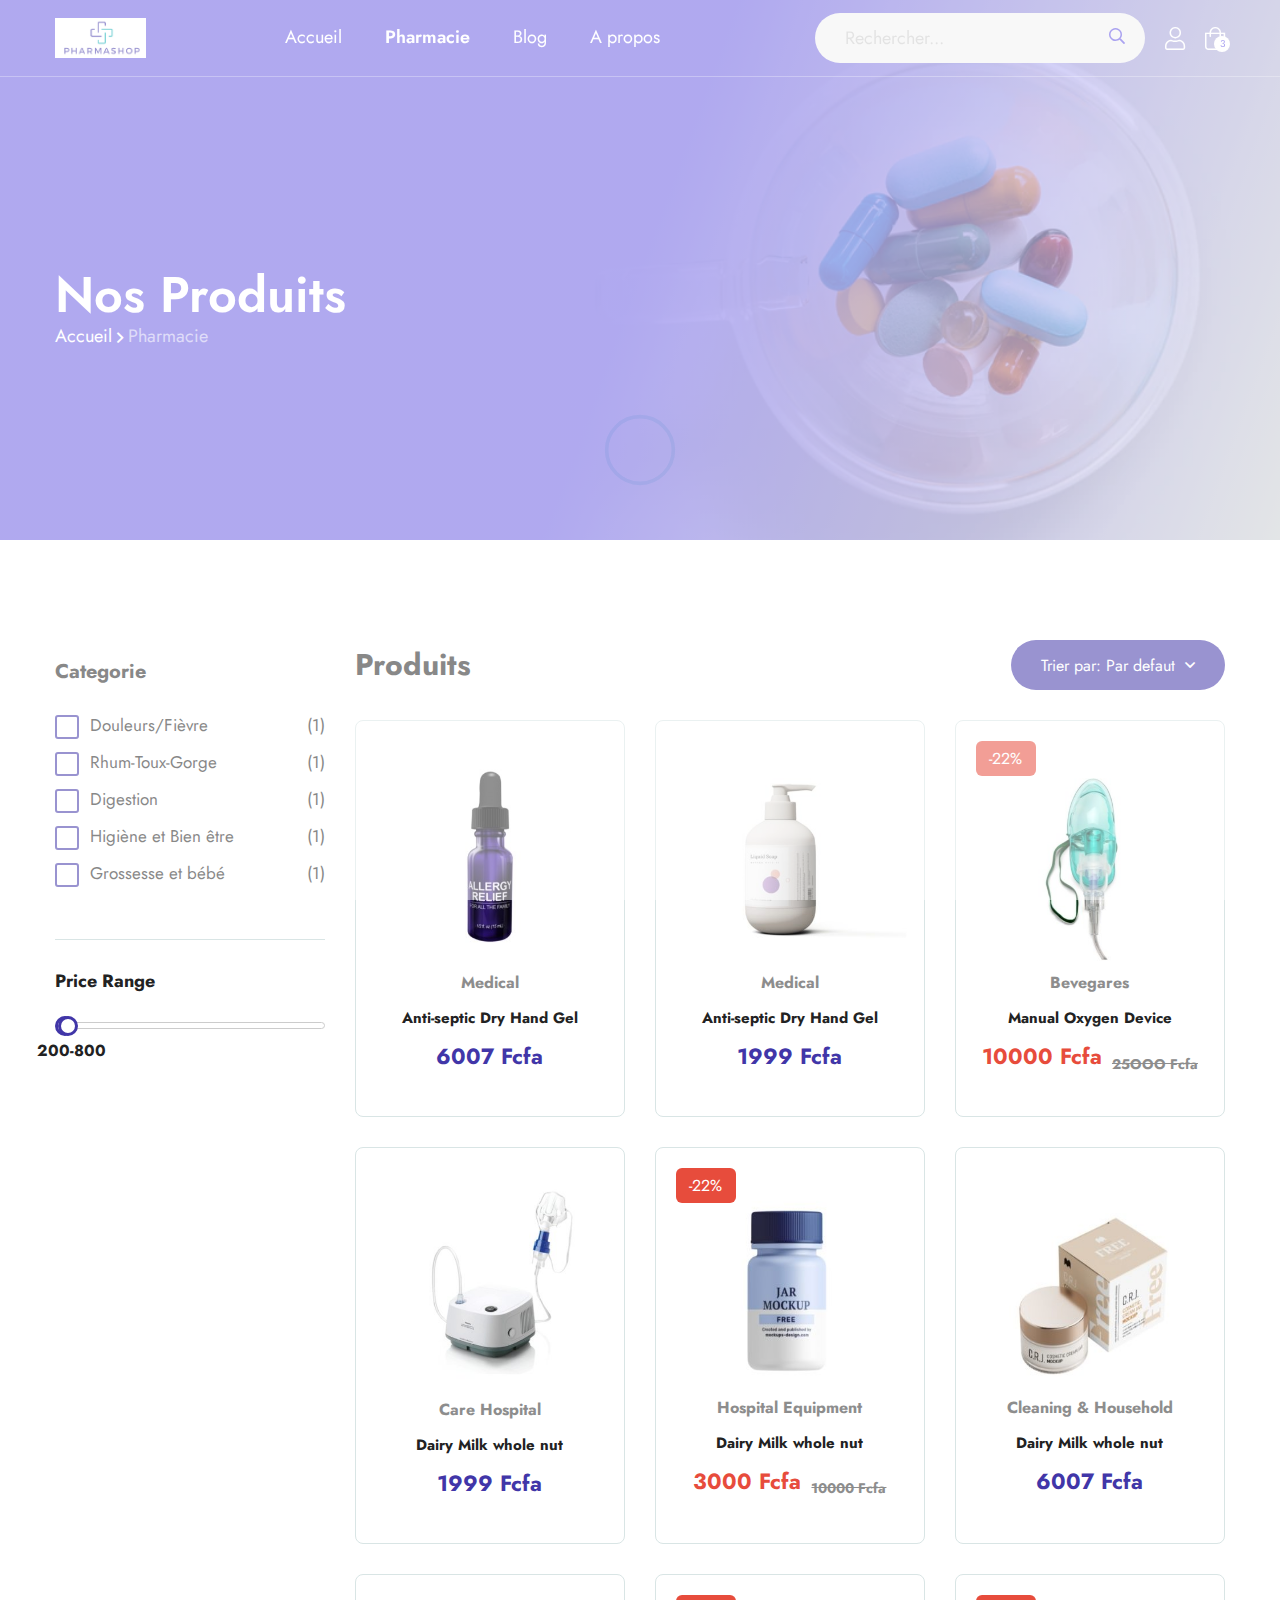
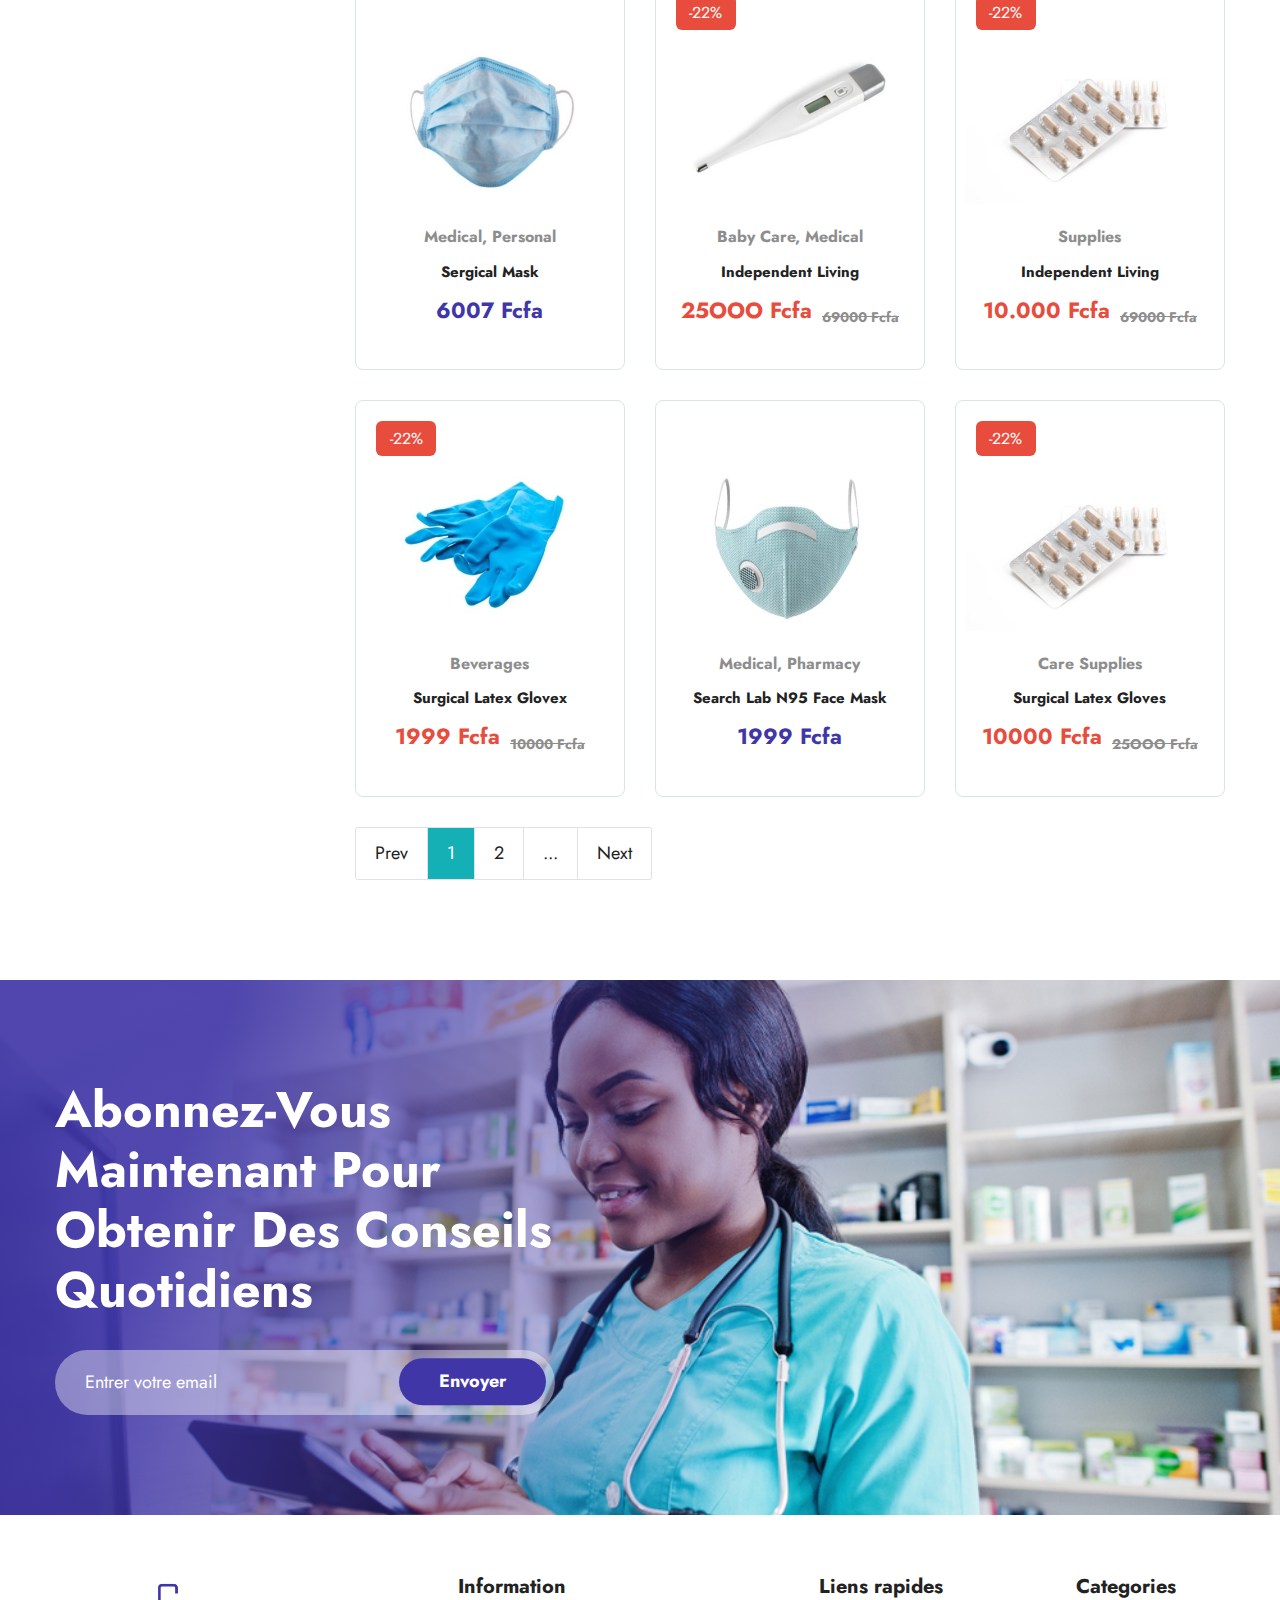
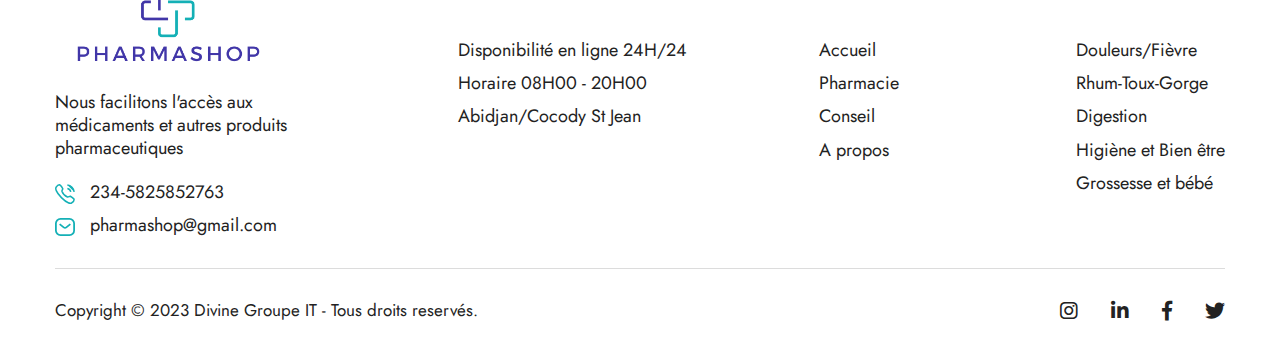
<file: shop.html>
<!DOCTYPE html>
<html lang="en">
   
<!-- Mirrored from web-themes.xyz/html/maria/shop.html by HTTrack Website Copier/3.x [XR&CO'2014], Sat, 18 Feb 2023 20:51:18 GMT -->
<head>
      <meta charset="UTF-8">
      <meta name="viewport" content="width=device-width, initial-scale=1.0">
      <meta http-equiv="X-UA-Compatible" content="ie=edge">
      <!-- title -->
      <title>PharmaShop</title>
      <!-- favicon -->
      <link href="img/favicon.html" type="image/png" rel="icon">
      <!--=============   All css link   ============ -->
      <link href="css/bootstrap.min.css" rel="stylesheet" type="text/css">
      <link href="css/helper.css" rel="stylesheet" type="text/css">
      <link href="css/fontawesome.min.css" rel="stylesheet" type="text/css"/>
      <link href="css/magnific.popup.min.css" rel="stylesheet" type="text/css">
      <link href="css/owl.carousel.min.css" rel="stylesheet" type="text/css">
      <link href="css/ion-rangeslider.css" rel="stylesheet" type="text/css">
      <link href="css/nice-select.css" rel="stylesheet" type="text/css">
      <link href="css/jquery.nice-number.css" rel="stylesheet" type="text/css">
      <link href="css/style.css" rel="stylesheet" type="text/css">
      <link href="css/responsive.css" rel="stylesheet" type="text/css">
      <link href="css/myStyles.css" rel="stylesheet" type="text/css">
</head>
<body>
      <!-- start preloader -->
      <div class="preloader">
         <img class="lazy-load" src="img/preloader.svg" alt="img"/>
      </div>
      <!-- end preloader -->
      <!-- start header -->
      <header class="d-flex align-items-center">
         <div class="container">
            <div class="row align-items-center">
               <div class="col-md-2 col-5">
                  <!-- logo -->
                  <div class="logo-area">
                     <a href="index.html">
                     <img class="lazy-load img-fluid" src="img/logo_pharmacie.min.png" alt="img"/>
                     </a>
                  </div>
               </div>
               <div class="col-md-6 col-2">
                  <!-- menu -->
                  <div class="menu nav-menu">
                     <ul>
                        <li>
                           <a href="index.html">Accueil</a>
                        </li>
                        <li>
                           <a class="active" href="shop.html">Pharmacie</a>
                        </li>
                        <li>
                           <a href="blog.html">Blog</a>
                        </li>
                        <li>
                           <a href="about.html">A propos</a>
                        </li>
                     </ul>
                  </div>
               </div>
               <div class="col-md-4 col-5">
                  <div class="search-area-box d-flex justify-content-end align-items-center">
                     <form class="mr_20">
                        <input type="text" placeholder="Rechercher...">
                     </form>
                     <a href="#" class="mobile-search-area mr_20">
                     <i class="fal fa-search"></i>
                     </a>
                     <a href="#" class="user-area mr_20" data-toggle="modal" data-target="#sign-in">
                     <i class="fal fa-user"></i>
                     </a>
                     <div class="cart-area">
                        <a href="cart.html">
                        <i class="fal fa-shopping-bag"></i>
                        <span class="num-area">3</span>
                        </a>
                        <!-- cart hover -->
                        <div class="cart-hover-area">
                           <div class="box">
                              <div class="media">
                                 <img class="lazy-load" src="img/cart-img.jpg" alt="img"/>
                                 <div class="media-body">
                                    <h4>Produit1</h4>
                                    <p>1000 Fcfa</p>
                                 </div>
                              </div>
                              <a href="#" class="hover-cart-item-close">
                              <i class="fal fa-times"></i>
                              </a>
                           </div>
                           <div class="box">
                              <div class="media">
                                 <img class="lazy-load" src="img/cart-img-2.jpg" alt="img"/>
                                 <div class="media-body">
                                    <h4>Produit2</h4>
                                    <p>1000 Fcfa</p>
                                 </div>
                              </div>
                              <a href="#" class="hover-cart-item-close">
                              <i class="fal fa-times"></i>
                              </a>
                           </div>
                           <div class="box bx-last">
                              <div class="media">
                                 <img class="lazy-load" src="img/cart-img-3.jpg" alt="img"/>
                                 <div class="media-body">
                                    <h4>Produit3</h4>
                                    <p>1000 Fcfa</p>
                                 </div>
                              </div>
                              <a href="#" class="hover-cart-item-close">
                              <i class="fal fa-times"></i>
                              </a>
                           </div>
                           <div class="d-flex hover-cart-subtotal justify-content-between">
                              <p>Total</p>
                              <p>3000 Fcfa</p>
                           </div>
                           <div class="hover-cart-btn-area mt_30">
                              <a href="cart.html" class="button w-100">Voir panier</a>
                              <a href="checkout.html" class="button w-100 mt_20">Commander</a>
                           </div>
                        </div>
                     </div>
                     <!-- menu toggler -->
                     <div class="hamburger-menu">
                        <span class="line-top"></span>
                        <span class="line-center"></span>
                        <span class="line-bottom"></span>
                     </div>
                  </div>
               </div>
               <!-- search-form -->
               <div class="search-form-wrapper">
                  <form>
                     <div class="input">
                        <input type="text" placeholder="Search here">
                        <div class="btn-area">
                           <button type="submit" class="btn-sub">
                           <i class="fal fa-search"></i>
                           </button>
                        </div>
                     </div>
                     <div class="close-search">
                        <i class="fal fa-times"></i>
                     </div>
                  </form>
               </div>
            </div>
         </div>
      </header>
      <!-- end header -->
      <main>
         <!-- start home area -->
         <div class="home-area product-home d-flex align-items-center lazy-img"  style="background-image: url(img/about-hero.jpg);">
            <div class="container">
               <div class="row align-items-center justify-content-center">
                  <div class="col-md-12">
                     <div class="home-text-area">
                        <h2>Nos Produits</h2>
                        <div>
                           <ol class="breadcrumb">
                              <li class="breadcrumb-item"><a href="index.html">Accueil</a></li>
                              <li class="breadcrumb-item active">Pharmacie</li>
                           </ol>
                        </div>
                     </div>
                  </div>
               </div>
            </div>
         </div>
         <!-- end home area -->
         <!-- start product area -->
         <div class="product-main-area">
            <div class="container">
               <div class="row">
                  <div class="col-lg-3 col-md-4 mt_30 cate-mar">
                     <div class="category-box-wrapper">
                        <div class="category">
                           <h3>Categorie</h3>
                           <div class="check-inner">
                              <div class="check-group">
                                 <input type="checkbox" id="1">
                                 <label for="1">Douleurs/Fièvre</label>
                              </div>
                              <p>(1)</p>
                           </div>
                           <div class="check-inner">
                              <div class="check-group">
                                 <input type="checkbox" id="2">
                                 <label for="2">Rhum-Toux-Gorge</label>
                              </div>
                              <p>(1)</p>
                           </div>
                           <div class="check-inner">
                              <div class="check-group">
                                 <input type="checkbox" id="3">
                                 <label for="3">Digestion</label>
                              </div>
                              <p>(1)</p>
                           </div>
                           <div class="check-inner">
                              <div class="check-group">
                                 <input type="checkbox" id="4">
                                 <label for="4">Higiène et Bien être</label>
                              </div>
                              <p>(1)</p>
                           </div>
                           <div class="check-inner">
                              <div class="check-group">
                                 <input type="checkbox" id="5">
                                 <label for="5">Grossesse et bébé</label>
                              </div>
                              <p>(1)</p>
                           </div>
                        </div>
                        <div class="ion-price">
                           <div class="ion-range">
                              <span class="label">Price Range</span>
                              <input type="range" class="rangeSlider">
                           </div>
                        </div>
                        <div class="close-filter">
                           <i class="fal fa-times"></i>
                        </div>
                     </div>
                  </div>
                  <div class="col-lg-9 col-md-8 mt_50">
                     <div class="product-title d-flex justify-content-between align-items-center">
                        <div class="title">
                           <h2>Produits</h2>
                        </div>
                        <div class="select-hamburger d-flex align-items-center justify-content-between">
                           <div class="select_dropdown">
                              <a class="dropdown_toggle" href="#">Trier par: Par defaut</a>
                              <ul class="menu_list">
                                 <li>
                                    <div>
                                       <div class="check-group">
                                          <input type="checkbox" id="high-price">
                                          <label for="high-price">Prix Elevé</label>
                                       </div>
                                    </div>
                                 </li>
                                 <li>
                                    <div>
                                       <div class="check-group">
                                          <input type="checkbox" id="low-price">
                                          <label for="low-price">Bas Prix</label>
                                       </div>
                                    </div>
                                 </li>
                                 <li>
                                    <div>
                                       <div class="check-group">
                                          <input type="checkbox" id="popularity">
                                          <label for="popularity">Popularité</label>
                                       </div>
                                    </div>
                                 </li>
                              </ul>
                           </div>
                           <!-- siderbar filter -->
                           <div class="filter-text">
                              <i class="fal fa-sliders-h"></i>
                              <span>Filter</span>
                           </div>
                        </div>
                     </div>
                     <div class="row product-tab-area">
                        <div class="col-xl-4 col-sm-6 mt_30">
                           <div class="item-box">
                              <a href="product-view.html">
                              <img class="img-fluid lazy-load" src="img/pr-1.jpg" alt="img"/>
                              </a>
                              <div class="text-area">
                                 <a href="product-view.html">
                                    <p>Medical</p>
                                    <h3>Anti-septic Dry Hand Gel</h3>
                                 </a>
                                 <div class="price-area d-flex justify-content-center">
                                    <p>6007 Fcfa</p>
                                 </div>
                                 <a href="#" class="add-cart button">
                                    Ajouter
                                    <i class="fal fa-shopping-bag"></i>
                                 </a>
                              </div>
                           </div>
                        </div>
                        <div class="col-xl-4 col-sm-6 mt_30">
                           <div class="item-box">
                              <a href="product-view.html">
                              <img class="img-fluid lazy-load" src="img/pr-3.jpg" alt="img"/>
                              </a>
                              <div class="text-area">
                                 <a href="product-view.html">
                                    <p>Medical</p>
                                    <h3>Anti-septic Dry Hand Gel</h3>
                                 </a>
                                 <div class="price-area d-flex justify-content-center">
                                    <p>1999 Fcfa</p>
                                 </div>
                                 <a href="#" class="add-cart button">
                                    Ajouter
                                    <i class="fal fa-shopping-bag"></i>
                                 </a>
                              </div>
                           </div>
                        </div>
                        <div class="col-xl-4 col-sm-6 mt_30">
                           <div class="item-box dis-box">
                              <a href="product-view.html">
                              <img class="img-fluid lazy-load" src="img/pr-7.jpg" alt="img"/>
                              </a>
                              <div class="text-area">
                                 <a href="product-view.html">
                                    <p>Bevegares</p>
                                    <h3>Manual Oxygen Device</h3>
                                 </a>
                                 <div class="price-area d-flex justify-content-center">
                                    <p>10000 Fcfa</p>
                                    <span><del>25OOO Fcfa</del></span>
                                 </div>
                                 <a href="#" class="add-cart button">
                                    Ajouter
                                    <i class="fal fa-shopping-bag"></i>
                                 </a>
                              </div>
                              <div class="discount-area">-22%</div>
                           </div>
                        </div>
                        <div class="col-xl-4 col-sm-6 mt_30">
                           <div class="item-box">
                              <a href="product-view.html">
                              <img class="img-fluid lazy-load" src="img/milk.jpg" alt="img"/>
                              </a>
                              <div class="text-area">
                                 <a href="product-view.html">
                                    <p>Care Hospital</p>
                                    <h3>Dairy Milk whole nut</h3>
                                 </a>
                                 <div class="price-area d-flex justify-content-center">
                                    <p>1999 Fcfa</p>
                                 </div>
                                 <a href="#" class="add-cart button">
                                    Ajouter
                                    <i class="fal fa-shopping-bag"></i>
                                 </a>
                              </div>
                           </div>
                        </div>
                        <div class="col-xl-4 col-sm-6 mt_30">
                           <div class="item-box dis-box">
                              <a href="product-view.html">
                              <img class="img-fluid lazy-load" src="img/pr-9.jpg" alt="img"/>
                              </a>
                              <div class="text-area">
                                 <a href="product-view.html">
                                    <p>Hospital Equipment</p>
                                    <h3>Dairy Milk whole nut</h3>
                                 </a>
                                 <div class="price-area d-flex justify-content-center">
                                    <p>3000 Fcfa</p>
                                    <span><del>10000 Fcfa</del></span>
                                 </div>
                                 <a href="#" class="add-cart button">
                                    Ajouter
                                    <i class="fal fa-shopping-bag"></i>
                                 </a>
                              </div>
                              <div class="discount-area">-22%</div>
                           </div>
                        </div>
                        <div class="col-xl-4 col-sm-6 mt_30">
                           <div class="item-box">
                              <a href="product-view.html">
                              <img class="img-fluid lazy-load" src="img/pr-10.jpg" alt="img"/>
                              </a>
                              <div class="text-area">
                                 <a href="product-view.html">
                                    <p>Cleaning & Household</p>
                                    <h3>Dairy Milk whole nut</h3>
                                 </a>
                                 <div class="price-area d-flex justify-content-center">
                                    <p>6007 Fcfa</p>
                                 </div>
                                 <a href="#" class="add-cart button">
                                    Ajouter
                                    <i class="fal fa-shopping-bag"></i>
                                 </a>
                              </div>
                           </div>
                        </div>
                        <div class="col-xl-4 col-sm-6 mt_30">
                           <div class="item-box">
                              <a href="product-view.html">
                              <img class="img-fluid lazy-load" src="img/pr-6.jpg" alt="img"/>
                              </a>
                              <div class="text-area">
                                 <a href="product-view.html">
                                    <p>Medical, Personal</p>
                                    <h3>Sergical Mask</h3>
                                 </a>
                                 <div class="price-area d-flex justify-content-center">
                                    <p>6007 Fcfa</p>
                                 </div>
                                 <a href="#" class="add-cart button">
                                    Ajouter
                                    <i class="fal fa-shopping-bag"></i>
                                 </a>
                              </div>
                           </div>
                        </div>
                        <div class="col-xl-4 col-sm-6 mt_30">
                           <div class="item-box dis-box">
                              <a href="product-view.html">
                              <img class="img-fluid lazy-load" src="img/pr-2.jpg" alt="img"/>
                              </a>
                              <div class="text-area">
                                 <a href="product-view.html">
                                    <p>Baby Care, Medical</p>
                                    <h3>Independent Living</h3>
                                 </a>
                                 <div class="price-area d-flex justify-content-center">
                                    <p>25OOO Fcfa</p>
                                    <span><del>69000 Fcfa</del></span>
                                 </div>
                                 <a href="#" class="add-cart button">
                                    Ajouter
                                    <i class="fal fa-shopping-bag"></i>
                                 </a>
                              </div>
                              <div class="discount-area">-22%</div>
                           </div>
                        </div>
                        <div class="col-xl-4 col-sm-6 mt_30">
                           <div class="item-box dis-box">
                              <a href="product-view.html">
                              <img class="img-fluid lazy-load" src="img/pr-4.jpg" alt="img"/>
                              </a>
                              <div class="text-area">
                                 <a href="product-view.html">
                                    <p>Supplies</p>
                                    <h3>Independent Living</h3>
                                 </a>
                                 <div class="price-area d-flex justify-content-center">
                                    <p>10.000 Fcfa</p>
                                    <span><del>69000 Fcfa</del></span>
                                 </div>
                                 <a href="#" class="add-cart button">
                                    Ajouter
                                    <i class="fal fa-shopping-bag"></i>
                                 </a>
                              </div>
                              <div class="discount-area">-22%</div>
                           </div>
                        </div>
                        <div class="col-xl-4 col-sm-6 mt_30">
                           <div class="item-box dis-box">
                              <a href="product-view.html">
                              <img class="img-fluid lazy-load" src="img/pr-5.jpg" alt="img"/>
                              </a>
                              <div class="text-area">
                                 <a href="product-view.html">
                                    <p>Beverages</p>
                                    <h3>Surgical Latex Glovex</h3>
                                 </a>
                                 <div class="price-area d-flex justify-content-center">
                                    <p>1999 Fcfa</p>
                                    <span><del>10000 Fcfa</del></span>
                                 </div>
                                 <a href="#" class="add-cart button">
                                    Ajouter
                                    <i class="fal fa-shopping-bag"></i>
                                 </a>
                              </div>
                              <div class="discount-area">-22%</div>
                           </div>
                        </div>
                        <div class="col-xl-4 col-sm-6 mt_30">
                           <div class="item-box">
                              <a href="product-view.html">
                              <img class="img-fluid lazy-load" src="img/pr-8.jpg" alt="img"/>
                              </a>
                              <div class="text-area">
                                 <a href="product-view.html">
                                    <p>Medical, Pharmacy</p>
                                    <h3>Search Lab N95 Face Mask</h3>
                                 </a>
                                 <div class="price-area d-flex justify-content-center">
                                    <p>1999 Fcfa</p>
                                 </div>
                                 <a href="#" class="add-cart button">
                                    Ajouter
                                    <i class="fal fa-shopping-bag"></i>
                                 </a>
                              </div>
                           </div>
                        </div>
                        <div class="col-xl-4 col-sm-6 mt_30">
                           <div class="item-box dis-box">
                              <a href="product-view.html">
                              <img class="img-fluid lazy-load" src="img/pr-4.jpg" alt="img"/>
                              </a>
                              <div class="text-area">
                                 <a href="product-view.html">
                                    <p>Care Supplies</p>
                                    <h3>Surgical Latex Gloves</h3>
                                 </a>
                                 <div class="price-area d-flex justify-content-center">
                                    <p>10000 Fcfa</p>
                                    <span><del>25OOO Fcfa</del></span>
                                 </div>
                                 <a href="#" class="add-cart button">
                                    Ajouter
                                    <i class="fal fa-shopping-bag"></i>
                                 </a>
                              </div>
                              <div class="discount-area">-22%</div>
                           </div>
                        </div>
                        <div class="col-md-12">
                           <div class="mt_30">
                              <ul class="pagination">
                                 <li class="page-item"><a class="page-link" href="#">Prev</a></li>
                                 <li class="page-item"><a class="page-link active" href="#">1</a></li>
                                 <li class="page-item"><a class="page-link" href="#">2</a></li>
                                 <li class="page-item"><a class="page-link" href="#">...</a></li>
                                 <li class="page-item"><a class="page-link" href="#">Next</a></li>
                              </ul>
                           </div>
                        </div>
                     </div>
                  </div>
               </div>
            </div>
         </div>
         <!-- end product area -->
         <!-- start subscribe area -->
         <div class="subscribe-area" style="background-image: url(img/newletter2.jpg);">
            <div class="container">
               <div class="row align-items-center">
                  <div class="col-md-8 col-lg-6">
                     <div class="sub-text">
                        <h2>Abonnez-Vous<br> maintenant pour obtenir des conseils quotidiens</h2>
                        <div class="search-box-area">
                           <input type="email" placeholder="Entrer votre email">
                           <div class="btn-area">
                              <button type="submit" class="search-btn button">Envoyer</button>
                           </div>
                        </div>
                     </div>
                  </div>
               </div>
            </div>
         </div>
         <!-- end subscribe area -->
         <!-- start sign-in modal  -->
         <div class="sign-in-modal-wrapper">
            <div class="modal fade" id="sign-in">
               <div class="modal-dialog modal-dialog-centered">
                  <div class="modal-content">
                     <div class="modal-close" data-dismiss="modal" >
                        <i class="fal fa-times"></i>
                     </div>
                     <ul class="nav nav-pills mb-3">
                        <li class="nav-item">
                           <a class="nav-link active" data-toggle="pill" href="#pills-si">SE CONNECTER</a>
                        </li>
                        <li class="nav-item">
                           <a class="nav-link" data-toggle="pill" href="#pills-su">S'INSCRIRE</a>
                        </li>
                     </ul>
                     <div class="tab-content">
                        <div class="tab-pane fade show active" id="pills-si">
                           <form action="#" class="mt_20 needs-validation" novalidate="">
                              <div class="input_group">
                                 <label for="sign-in-for">Adresse mail or Nom utilisateur*</label>
                                 <input id="sign-in-for" type="email" class="form-control" required="">
                              </div>
                              <div class="input_group mt_10">
                                 <label for="sign-in-for-2">Mot de passe*</label>
                                 <input id="sign-in-for-2" type="password" class="form-control" required="">
                              </div>
                              <div class="remember-area">
                                 <div class="check-group">
                                    <input type="checkbox" id="rem">
                                    <label for="rem">Se souvenir de moi</label>
                                 </div>
                                 <a href="#">Mot de passe oublié</a>
                              </div>
                              <div class="sign-btn-area">
                                 <button type="submit" class="button w-100">CONNEXION</button>
                              </div>
                              <div class="or-sign">
                                 <p>ou se connecter avec</p>
                                 <div class="or-sign-btn">
                                    <a class="button btn-google" href="#">
                                    <i class="fab fa-google"></i>
                                    <span>Google</span>
                                    </a>
                                 </div>
                              </div>
                           </form>
                        </div>
                        <div class="tab-pane fade" id="pills-su">
                           <form action="#" class="mt_20 needs-validation" novalidate="">
                              <div class="input_group">
                                 <label for="sign-up-for">Adresse mail or Nom utilisateur*</label>
                                 <input id="sign-up-for" type="email" class="form-control" required="">
                              </div>
                              <div class="input_group mt_10">
                                 <label for="sign-in-for-2">Mot de passe*</label>
                                 <input id="sign-in-for-2" type="password" class="form-control" required="">
                              </div>
                              <div class="input_group mt_10">
                                 <label for="sign-in-for-2">Confirmer mot de passe*</label>
                                 <input id="sign-in-for-2" type="password" class="form-control" required="">
                              </div>
                              <div class="remember-area policy">
                                 <div class="check-group">
                                    <input type="checkbox" id="policy-1" class="form-check-input" required="">
                                    <label for="policy-1" class="form-check-label">J'accepte votre <a href="#">politique de confidentialité</a> * </label>
                                 </div>
                              </div>
                              <div class="sign-btn-area">
                                 <button type="submit" class="button w-100">VALIDER</button>
                              </div>
                              <div class="or-sign">
                                 <p>ou s'inscrire avec</p>
                                 <div class="or-sign-btn">
                                    <a class="button btn-google" href="#">
                                    <i class="fab fa-google"></i>
                                    <span>Google</span>
                                    </a>
                                 </div>
                              </div>
                           </form>
                        </div>
                     </div>
                  </div>
               </div>
            </div>
         </div>
         <!-- end sign-in modal  -->
      </main>
      <!-- start footer area -->
      <footer>
         <div class="container">
            <div class="footer-top">
               <div class="row justify-content-between">
                  <div class="footer-box">
                     <a href="index.html">
                     <img class="lazy-load img-fluid footer-logo" src="img/logo_pharmacie.min.png" alt="img"/>
                     </a>
                     <p class="mt_20">Nous facilitons l'accès aux médicaments et autres produits pharmaceutiques</p>
                     <div class="contact-area-footer mt_20">
                        <a href="#">
                        <img class="lazy-load" src="img/phone.svg" alt="img"/>
                        <span>234-5825852763</span>
                        </a>
                        <a class="mt_10" href="mailto:info@example.com">
                        <img class="lazy-load" src="img/mail.svg" alt="img"/>
                        <span>pharmashop@gmail.com</span>
                        </a>
                     </div>
                  </div>
                  <div class="footer-box">
                     <h5>Information</h5>
                     <div class="links">
                        <a href="#">Disponibilité en ligne 24H/24</a>
                        <a class="mt_10" href="#">Horaire 08H00 - 20H00</a>
                        <a class="mt_10" href="#">Abidjan/Cocody St Jean  </a>
                     </div>
                  </div>
                  <div class="footer-box">
                     <h5>Liens rapides</h5>
                     <div class="links">
                        <a class="mt_10" href="#">Accueil</a>
                        <a class="mt_10" href="#">Pharmacie</a>
                        <a class="mt_10" href="#">Conseil</a>
                        <a class="mt_10" href="#">A propos</a>
                     </div>
                  </div>
                  <div class="footer-box">
                     <h5>Categories</h5>
                     <div class="links">
                        <a class="mt_10" href="#">Douleurs/Fièvre</a>
                        <a class="mt_10" href="#">Rhum-Toux-Gorge</a>
                        <a class="mt_10" href="#">Digestion</a>
                        <a class="mt_10" href="#">Higiène et Bien être</a>
                        <a class="mt_10" href="#">Grossesse et bébé</a>
                     </div>
                  </div>
               </div>
            </div>
            <div class="footer-bottom">
               <div class="row">
                  <div class="col-md-8">
                     <p class="copyright">Copyright © 2023 Divine Groupe IT - Tous droits reservés.</p>
                  </div>
                  <div class="col-md-4 text-right">
                     <div class="icon-area">
                        <a href="#">
                        <i class="fab fa-instagram"></i>
                        </a>
                        <a href="#">
                        <i class="fab fa-linkedin-in"></i>
                        </a>
                        <a href="#">
                        <i class="fab fa-facebook-f"></i>
                        </a>
                        <a href="#">
                        <i class="fab fa-twitter"></i>
                        </a>
                     </div>
                  </div>
               </div>
            </div>
         </div>
      </footer>
      <!-- end footer area -->
      <!-- start back to top -->
       <a href="#" class="back-to-top">
         <i class="fal fa-long-arrow-up"></i>
       </a>
      <!-- end back to top -->

      <!--=============   All js link   ============ -->
      <script src="js/jquery-3.5.1.min.js"></script>
      <script src="js/plugin.js"></script>
      <script src="js/main.js"></script>
   </body>

<!-- Mirrored from web-themes.xyz/html/maria/shop.html by HTTrack Website Copier/3.x [XR&CO'2014], Sat, 18 Feb 2023 20:51:19 GMT -->
</html>
</file>
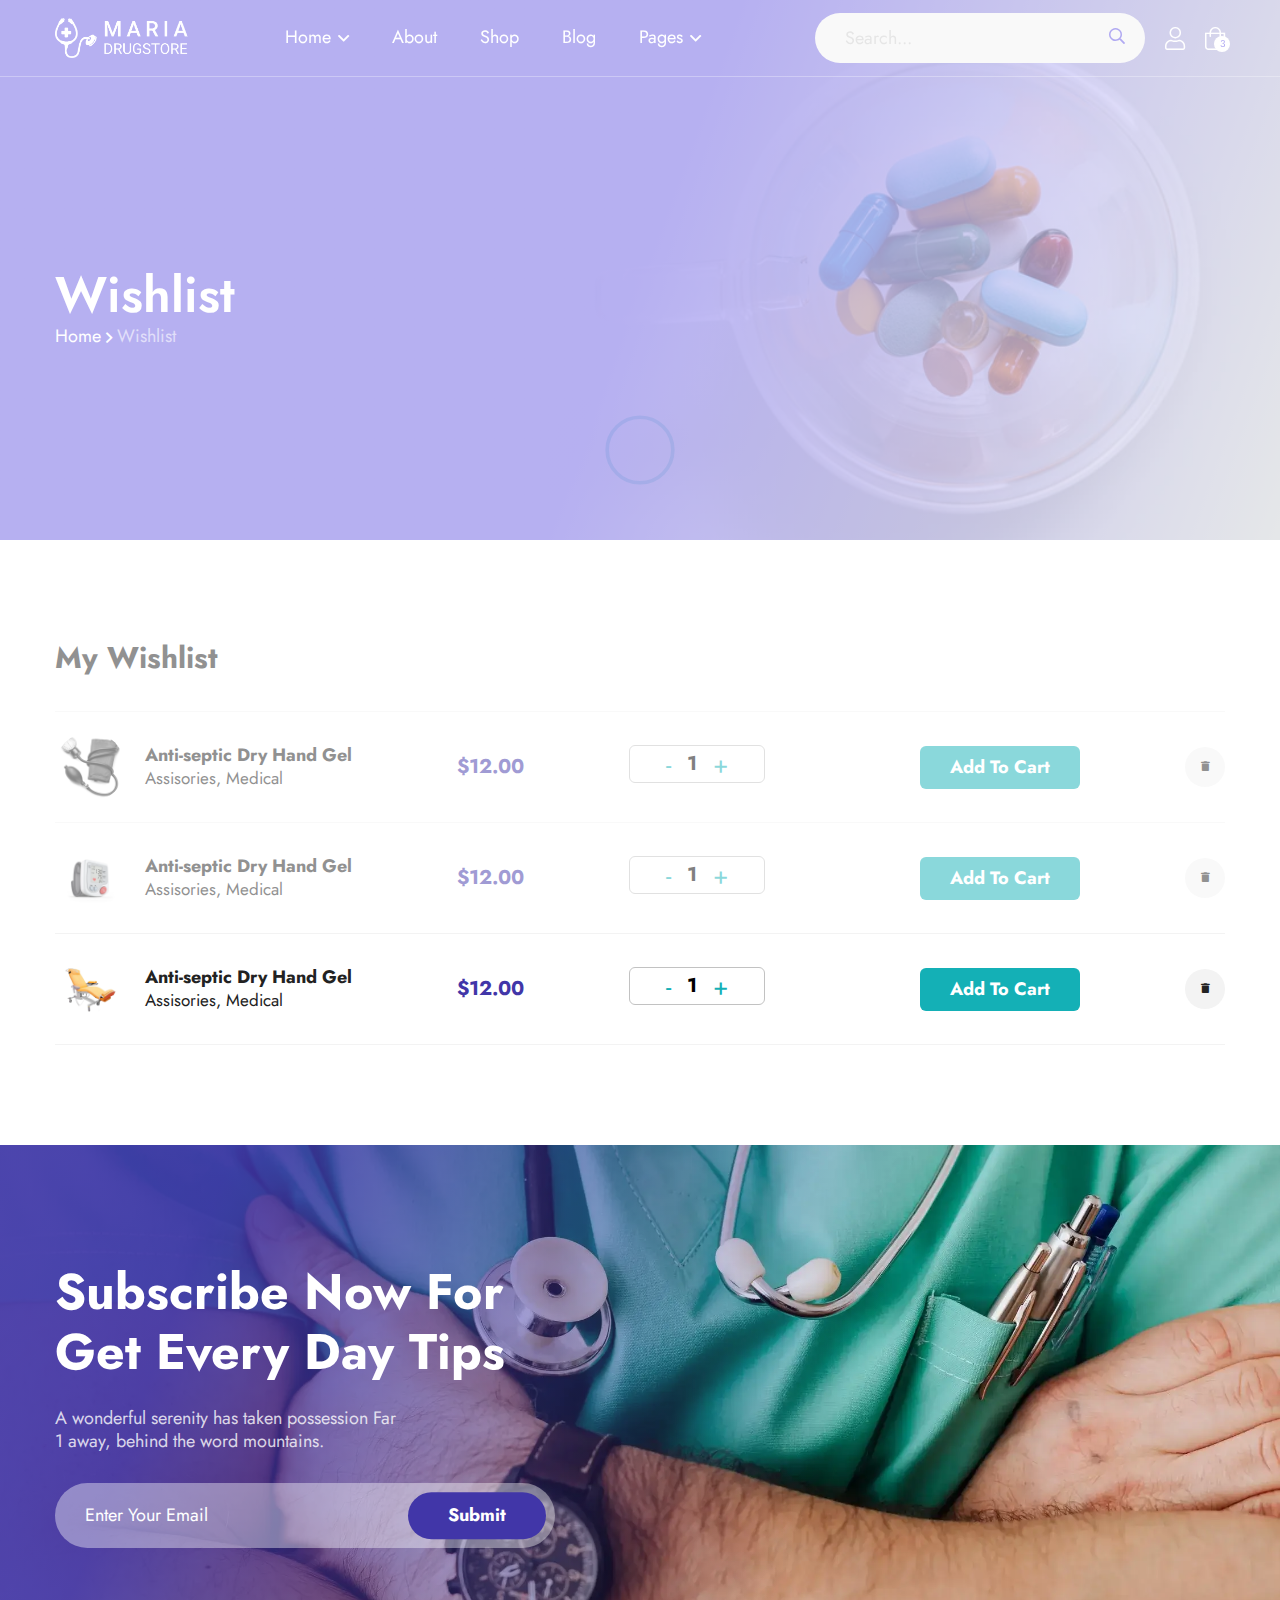
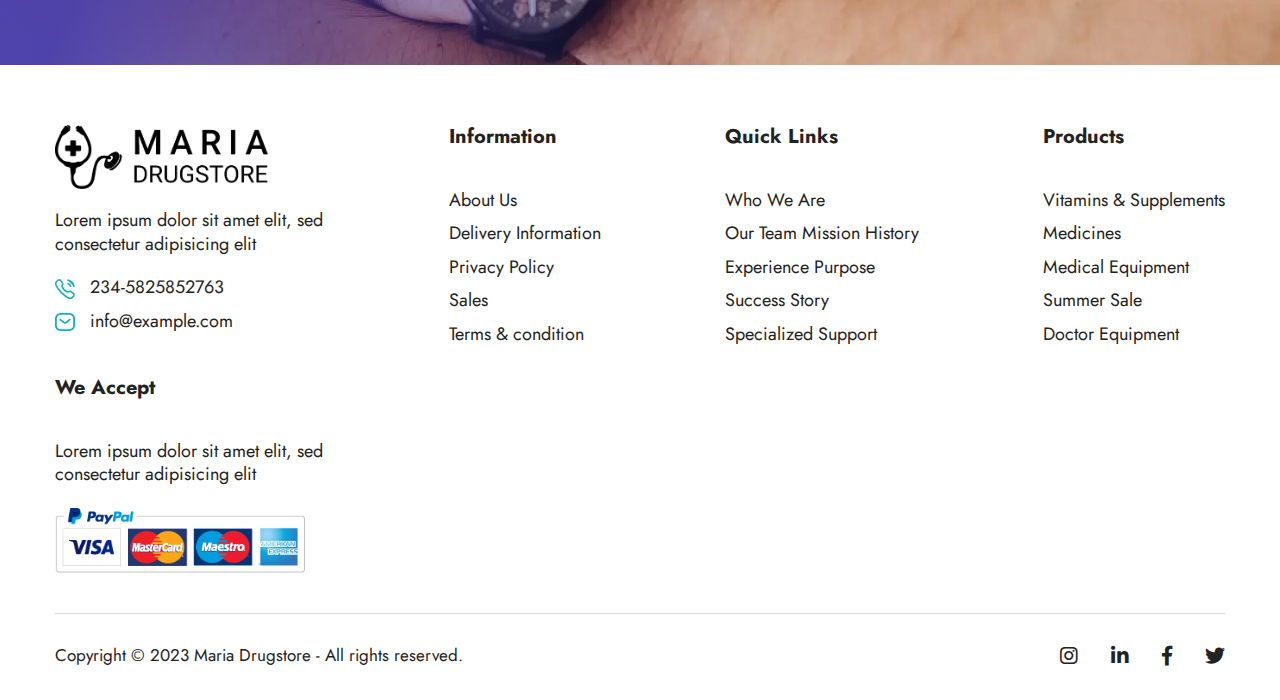
<file: wishlist.html>
<!DOCTYPE html>
<html lang="en">
  
<!-- Mirrored from web-themes.xyz/html/maria/wishlist.html by HTTrack Website Copier/3.x [XR&CO'2014], Sat, 18 Feb 2023 20:51:24 GMT -->
<head>
    <meta charset="UTF-8">
    <meta name="viewport" content="width=device-width, initial-scale=1.0">
    <meta http-equiv="X-UA-Compatible" content="ie=edge">
    <!-- title -->
    <title>PharmaShop</title>
    <!-- favicon -->
    <link href="img/favicon.html" type="image/png" rel="icon">
    <!--=============   All css link   ============ -->
    <link href="css/bootstrap.min.css" rel="stylesheet" type="text/css">
    <link href="css/helper.css" rel="stylesheet" type="text/css">
    <link href="css/fontawesome.min.css" rel="stylesheet" type="text/css"/>
    <link href="css/magnific.popup.min.css" rel="stylesheet" type="text/css">
    <link href="css/owl.carousel.min.css" rel="stylesheet" type="text/css">
    <link href="css/ion-rangeslider.css" rel="stylesheet" type="text/css">
    <link href="css/nice-select.css" rel="stylesheet" type="text/css">
    <link href="css/jquery.nice-number.css" rel="stylesheet" type="text/css">
    <link href="css/style.css" rel="stylesheet" type="text/css">
    <link href="css/responsive.css" rel="stylesheet" type="text/css">
  </head>
  <body>
    <!-- start preloader -->
      <div class="preloader">
         <img class="lazy-load" src="img/preloader.svg" alt="img"/>
      </div>
      <!-- end preloader -->
    <!-- start header -->
    <header class="d-flex align-items-center">
      <div class="container">
        <div class="row align-items-center">
          <div class="col-md-2 col-5">
            <!-- logo -->
            <div class="logo-area">
              <a href="index.html">
              <img class="lazy-load img-fluid" src="img/logo.png" alt="img"/>
              </a>
            </div>
          </div>
          <div class="col-md-6 col-2">
            <!-- menu -->
            <div class="menu">
              <ul>
                <li class="home_dropdown">
                           <a class="home_dropdown_toggle" href="#">Home</a>
                           <ul class="home_dropdown_list">
                              <li>
                                 <a href="index.html">Banner Home</a>
                              </li>
                              <li>
                                 <a href="index-2.html">Slider Home</a>
                              </li>
                              <li>
                                 <a href="index-3.html">Curved Home - 1</a>
                              </li>
                              <li>
                                 <a href="index-6.html">Curved Home - 2</a>
                              </li>
                              <li>
                                 <a href="index-5.html">Parallax Home</a>
                              </li>
                              <li>
                                 <a href="index-4.html">Video Home</a>
                              </li>
                           </ul>
                        </li>
                <li>
                  <a href="about.html">About</a>
                </li>
                <li>
                  <a href="shop.html">Shop</a>
                </li>
                <li>
                  <a href="blog.html">Blog</a>
                </li>
                <li class="page_dropdown">
                            <a class="page_dropdown_toggle" href="#">Pages</a>
                            <ul class="page_dropdown_list">
                               <li>
                                  <a href="about.html">About Page</a>
                               </li>
                               <li>
                                  <a href="shop.html">Shop Page</a>
                               </li>
                               <li>
                                  <a href="blog.html">Blog Page</a>
                               </li>
                               <li>
                                  <a href="product-view.html">Product-view Page</a>
                               </li>
                               <li>
                                  <a href="blog-view.html">Blog-view Page</a>
                               </li>
                               <li>
                                  <a href="cart.html">Cart Page</a>
                               </li>
                               <li>
                                  <a href="checkout.html">Checkout Page</a>
                               </li>
                               <li>
                                  <a href="account.html">Account Page</a>
                               </li>
                               <li>
                                  <a href="wishlist.html">Wishlist Page</a>
                               </li>
                            </ul>
                         </li>
              </ul>
            </div>
          </div>
          <div class="col-md-4 col-5">
            <div class="search-area-box d-flex justify-content-end align-items-center">
              <form class="mr_20">
                <input type="text" placeholder="Search...">
              </form>
              <a href="#" class="mobile-search-area mr_20">
              <i class="fal fa-search"></i>
              </a>
              <a href="#" class="user-area mr_20" data-toggle="modal" data-target="#sign-in">
              <i class="fal fa-user"></i>
              </a>
              <div class="cart-area">
                <a href="cart.html">
                <i class="fal fa-shopping-bag"></i>
                <span class="num-area">3</span>
                </a>
                <!-- cart hover -->
                <div class="cart-hover-area">
                  <div class="box">
                    <div class="media">
                      <img class="lazy-load" src="img/cart-img.jpg" alt="img"/>
                      <div class="media-body">
                        <h4>Anti-septic Dry Hand Gel</h4>
                        <p>$120.00</p>
                      </div>
                    </div>
                    <a href="#" class="hover-cart-item-close">
                    <i class="fal fa-times"></i>
                    </a>
                  </div>
                  <div class="box">
                    <div class="media">
                      <img class="lazy-load" src="img/cart-img-2.jpg" alt="img"/>
                      <div class="media-body">
                        <h4>Anti-septic Dry Hand Gel</h4>
                        <p>$120.00</p>
                      </div>
                    </div>
                    <a href="#" class="hover-cart-item-close">
                    <i class="fal fa-times"></i>
                    </a>
                  </div>
                  <div class="box bx-last">
                    <div class="media">
                      <img class="lazy-load" src="img/cart-img-3.jpg" alt="img"/>
                      <div class="media-body">
                        <h4>Anti-septic Dry Hand Gel</h4>
                        <p>$120.00</p>
                      </div>
                    </div>
                    <a href="#" class="hover-cart-item-close">
                    <i class="fal fa-times"></i>
                    </a>
                  </div>
                  <div class="d-flex hover-cart-subtotal justify-content-between">
                    <p>Subtotal</p>
                    <p>$385.00</p>
                  </div>
                  <div class="hover-cart-btn-area mt_30">
                    <a href="cart.html" class="button w-100">View cart</a>
                    <a href="checkout.html" class="button w-100 mt_20">Checkout</a>
                  </div>
                </div>
              </div>
              <!-- menu toggler -->
              <div class="hamburger-menu">
                <span class="line-top"></span>
                <span class="line-center"></span>
                <span class="line-bottom"></span>
              </div>
            </div>
          </div>
          <!-- search-form -->
           <div class="search-form-wrapper">
              <form>
                 <div class="input">
                    <input type="text" placeholder="Search here">
                    <div class="btn-area">
                       <button type="submit" class="btn-sub">
                       <i class="fal fa-search"></i>
                       </button>
                    </div>
                 </div>
                 <div class="close-search">
                    <i class="fal fa-times"></i>
                 </div>
              </form>
           </div>
        </div>
      </div>
    </header>
    <!-- end header -->
    <main>
      <!-- start home area -->
      <div class="home-area cart-home d-flex align-items-center lazy-img"  style="background-image: url(img/about-hero.jpg);">
        <div class="container">
          <div class="row align-items-center justify-content-center">
            <div class="col-md-12">
              <div class="home-text-area">
                <h2>Wishlist</h2>
                <div>
                  <ol class="breadcrumb">
                    <li class="breadcrumb-item"><a href="index.html">Home</a></li>
                    <li class="breadcrumb-item active">Wishlist</li>
                  </ol>
                </div>
              </div>
            </div>
          </div>
        </div>
      </div>
      <!-- end home area -->
      <!-- start cart area -->
      <div class="main-cart-area wishlist-page">
        <div class="container">
          <div class="row">
            <div class="col-md-12">
              <div class="title mb_20">
                <h2>My Wishlist</h2>
              </div>
            </div>
            <div class="col-md-12 mt_15">
              <div class="cart-item-box-wrapper">
                <div class="cart-box wishlist-box">
                  <div class="product">
                    <div class="media">
                      <img class="mr_20 lazy-load" src="img/cart-img.jpg" alt="img"/>
                      <div class="media-body">
                        <h4>Anti-septic Dry Hand Gel</h4>
                        <p>Assisories, Medical</p>
                      </div>
                    </div>
                  </div>
                  <div class="price">$12.00</div>
                  <div class="select-item">
                    <input type="number" value="1" min="0">
                    <a href="#" class="button w-add-cart">Add To Cart</a>
                  </div>
                  <div class="close-btn-area-wish">
                    <a href="#" class="close-item">
                    <i class="fas fa-trash"></i>
                    </a>
                  </div>
                </div>
                <div class="cart-box wishlist-box">
                  <div class="product">
                    <div class="media">
                      <img class="mr_20 lazy-load" src="img/cart-img-2.jpg" alt="img"/>
                      <div class="media-body">
                        <h4>Anti-septic Dry Hand Gel</h4>
                        <p>Assisories, Medical</p>
                      </div>
                    </div>
                  </div>
                  <div class="price">$12.00</div>
                  <div class="select-item">
                    <input type="number" value="1" min="0">
                    <a href="#" class="button w-add-cart">Add To Cart</a>
                  </div>
                  <div class="close-btn-area-wish">
                    <a href="#" class="close-item">
                    <i class="fas fa-trash"></i>
                    </a>
                  </div>
                </div>
                <div class="cart-box wishlist-box">
                  <div class="product">
                    <div class="media">
                      <img class="mr_20 lazy-load" src="img/cart-img-3.jpg" alt="img"/>
                      <div class="media-body">
                        <h4>Anti-septic Dry Hand Gel</h4>
                        <p>Assisories, Medical</p>
                      </div>
                    </div>
                  </div>
                  <div class="price">$12.00</div>
                  <div class="select-item">
                    <input type="number" value="1" min="0">
                    <a href="#" class="button w-add-cart">Add To Cart</a>
                  </div>
                  <div class="close-btn-area-wish">
                    <a href="#" class="close-item">
                    <i class="fas fa-trash"></i>
                    </a>
                  </div>
                </div>
              </div>
            </div>
          </div>
        </div>
      </div>
      <!-- end cart area -->
      <!-- start subscribe area -->
      <div class="subscribe-area" style="background-image: url(img/sub-bg.jpg);">
        <div class="container">
          <div class="row align-items-center">
            <div class="col-md-6">
              <div class="sub-text">
                <h2>subscribe now for<br> get every day tips</h2>
                <p>A wonderful serenity has taken possession Far<br>1 away, behind the word mountains.</p>
                <div class="search-box-area">
                  <input type="email" placeholder="Enter Your Email">
                  <div class="btn-area">
                    <button type="submit" class="search-btn button">Submit</button>
                  </div>
                </div>
              </div>
            </div>
          </div>
        </div>
      </div>
      <!-- end subscribe area -->
      <!-- start sign-in modal  -->
      <div class="sign-in-modal-wrapper">
        <div class="modal fade" id="sign-in">
          <div class="modal-dialog modal-dialog-centered">
            <div class="modal-content">
              <div class="modal-close" data-dismiss="modal" >
                <i class="fal fa-times"></i>
              </div>
              <ul class="nav nav-pills mb-3" id="pills-tab">
                <li class="nav-item">
                  <a class="nav-link active" data-toggle="pill" href="#pills-si">SIGN IN</a>
                </li>
                <li class="nav-item">
                  <a class="nav-link" data-toggle="pill" href="#pills-su">SIGN UP</a>
                </li>
              </ul>
              <div class="tab-content" id="pills-tabContent">
                <div class="tab-pane fade show active" id="pills-si">
                  <form action="#" class="mt_20 needs-validation" novalidate="">
                    <div class="input_group">
                      <label for="sign-in-for">Email address or Username*</label>
                      <input id="sign-in-for" type="email" class="form-control" required="">
                    </div>
                    <div class="input_group mt_10">
                      <label for="sign-in-for-2">Password*</label>
                      <input id="sign-in-for-2" type="password" class="form-control" required="">
                    </div>
                    <div class="remember-area">
                      <div class="check-group">
                        <input type="checkbox" id="rem">
                        <label for="rem">Remember Me</label>
                      </div>
                      <a href="#">Lost your password?</a>
                    </div>
                    <div class="sign-btn-area">
                      <button type="submit" class="button w-100">SIGN IN</button>
                    </div>
                    <div class="or-sign">
                      <p>or sign in with</p>
                      <div class="or-sign-btn">
                        <a class="button btn-google" href="#">
                        <i class="fab fa-google"></i>
                        <span>login with Google</span>
                        </a>
                        <a class="button btn-facebook" href="#">
                        <i class="fab fa-facebook-f"></i>
                        <span>login with Facebook</span>
                        </a>
                      </div>
                    </div>
                  </form>
                </div>
                <div class="tab-pane fade" id="pills-su">
                  <form action="#" class="mt_20 needs-validation" novalidate="">
                    <div class="input_group">
                      <label for="sign-up-for">Email address or Username*</label>
                      <input id="sign-up-for" type="email" class="form-control" required="">
                    </div>
                    <div class="input_group mt_10">
                      <label for="sign-up-for-2">Phone*</label>
                      <input id="sign-up-for-2" type="text" class="form-control" required="">
                    </div>
                    <div class="remember-area policy">
                      <div class="check-group">
                        <input type="checkbox" id="policy" class="form-check-input" required="">
                        <label for="policy" class="form-check-label">I agree to the <a href="#">privacy policy</a> * </label>
                      </div>
                    </div>
                    <div class="sign-btn-area">
                      <button type="submit" class="button w-100">SIGN UP</button>
                    </div>
                    <div class="or-sign">
                      <p>or sign in with</p>
                      <div class="or-sign-btn">
                        <a class="button btn-google" href="#">
                        <i class="fab fa-google"></i>
                        <span>login with Google</span>
                        </a>
                        <a class="button btn-facebook" href="#">
                        <i class="fab fa-facebook-f"></i>
                        <span>login with Facebook</span>
                        </a>
                      </div>
                    </div>
                  </form>
                </div>
              </div>
            </div>
          </div>
        </div>
      </div>
      <!-- end sign-in modal  -->
    </main>
    <!-- start footer area -->
    <footer>
       <div class="container">
          <div class="footer-top">
             <div class="row justify-content-between">
                <div class="footer-box">
                   <a href="index.html">
                   <img class="lazy-load img-fluid footer-logo" src="img/logo-dark.png" alt="img"/>
                   </a>
                   <p class="mt_20">Lorem ipsum dolor sit amet elit, sed consectetur adipisicing elit </p>
                   <div class="contact-area-footer mt_20">
                      <a href="#">
                      <img class="lazy-load" src="img/phone.svg" alt="img"/>
                      <span>234-5825852763</span>
                      </a>
                      <a class="mt_10" href="mailto:info@example.com">
                      <img class="lazy-load" src="img/mail.svg" alt="img"/>
                      <span>info@example.com</span>
                      </a>
                   </div>
                </div>
                <div class="footer-box">
                   <h5>Information</h5>
                   <div class="links">
                      <a href="#">About Us</a>
                      <a class="mt_10" href="#">Delivery Information</a>
                      <a class="mt_10" href="#">Privacy Policy</a>
                      <a class="mt_10" href="#">Sales</a>
                      <a class="mt_10" href="#">Terms & condition</a>
                   </div>
                </div>
                <div class="footer-box">
                   <h5>Quick Links</h5>
                   <div class="links">
                      <a class="mt_10" href="#">Who We Are</a>
                      <a class="mt_10" href="#">Our Team Mission History</a>
                      <a class="mt_10" href="#">Experience Purpose</a>
                      <a class="mt_10" href="#">Success Story</a>
                      <a class="mt_10" href="#">Specialized Support</a>
                   </div>
                </div>
                <div class="footer-box">
                   <h5>Products</h5>
                   <div class="links">
                      <a class="mt_10" href="#">Vitamins & Supplements</a>
                      <a class="mt_10" href="#">Medicines</a>
                      <a class="mt_10" href="#">Medical Equipment</a>
                      <a class="mt_10" href="#">Summer Sale</a>
                      <a class="mt_10" href="#">Doctor Equipment</a>
                   </div>
                </div>
                <div class="footer-box">
                   <h5>We Accept</h5>
                   <p class="mt_40">Lorem ipsum dolor sit amet elit, sed consectetur adipisicing elit </p>
                   <img class="payment-footer lazy-load" src="img/payment.jpg" alt="img">
                </div>
             </div>
          </div>
          <div class="footer-bottom">
             <div class="row">
                <div class="col-md-8">
                   <p class="copyright">Copyright © 2023 Maria Drugstore - All rights reserved.</p>
                </div>
                <div class="col-md-4 text-right">
                   <div class="icon-area">
                      <a href="#">
                      <i class="fab fa-instagram"></i>
                      </a>
                      <a href="#">
                      <i class="fab fa-linkedin-in"></i>
                      </a>
                      <a href="#">
                      <i class="fab fa-facebook-f"></i>
                      </a>
                      <a href="#">
                      <i class="fab fa-twitter"></i>
                      </a>
                   </div>
                </div>
             </div>
          </div>
       </div>
    </footer>
    <!-- end footer area -->
    <!-- start back to top -->
    <a href="#" class="back-to-top">
      <i class="fal fa-long-arrow-up"></i>
    </a>
   <!-- end back to top -->

   <!--=============   All js link   ============ -->
    <script src="js/jquery-3.5.1.min.js"></script>
    <script src="js/plugin.js"></script>
    <script src="js/main.js"></script>
  </body>

<!-- Mirrored from web-themes.xyz/html/maria/wishlist.html by HTTrack Website Copier/3.x [XR&CO'2014], Sat, 18 Feb 2023 20:51:24 GMT -->
</html>
</file>
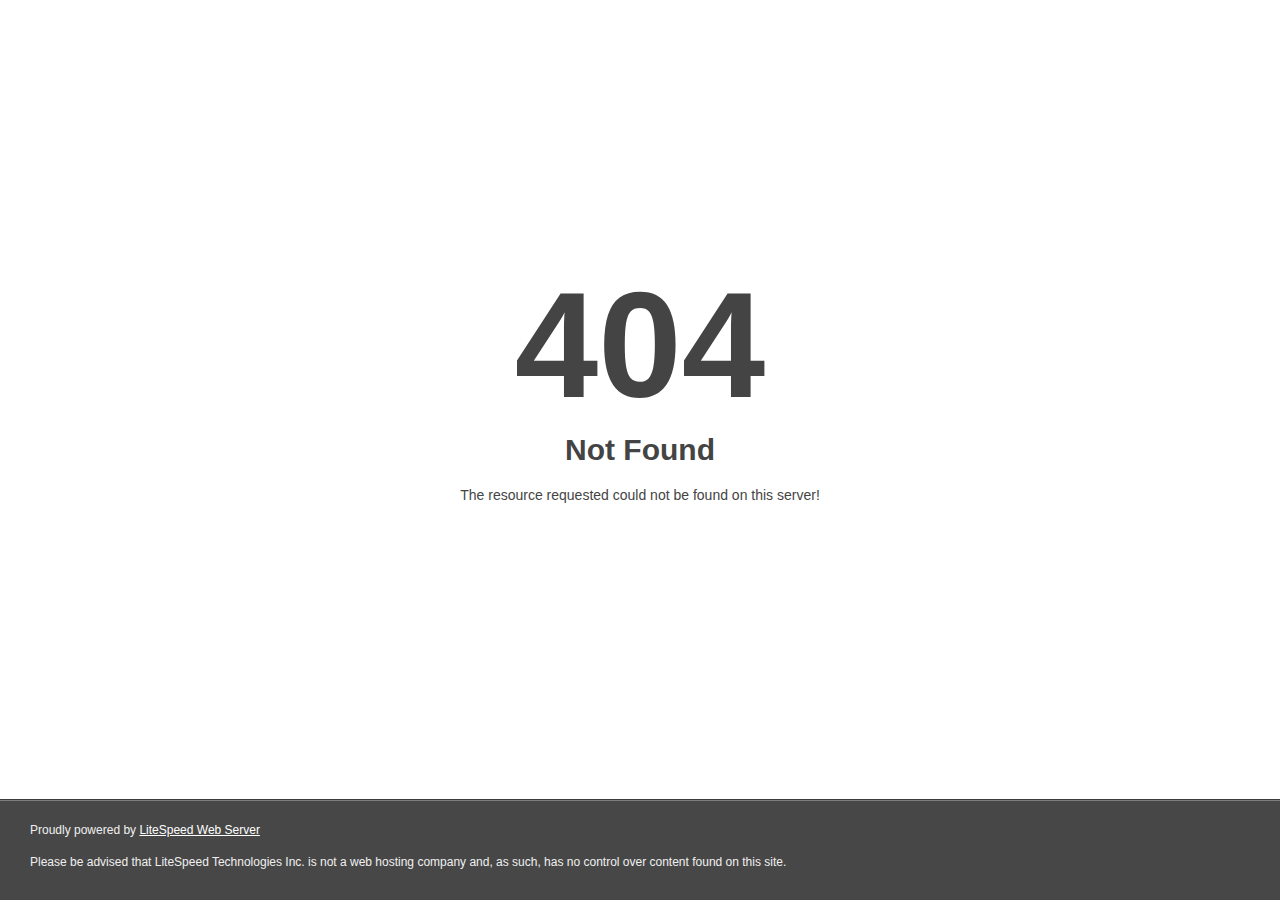
<file: css/owl.video.play.html>
<!DOCTYPE html>
<html style="height:100%">
<head>
<meta name="viewport" content="width=device-width, initial-scale=1, shrink-to-fit=no" />
<title> 404 Not Found
</title></head>
<body style="color: #444; margin:0;font: normal 14px/20px Arial, Helvetica, sans-serif; height:100%; background-color: #fff;">
<div style="height:auto; min-height:100%; ">     <div style="text-align: center; width:800px; margin-left: -400px; position:absolute; top: 30%; left:50%;">
        <h1 style="margin:0; font-size:150px; line-height:150px; font-weight:bold;">404</h1>
<h2 style="margin-top:20px;font-size: 30px;">Not Found
</h2>
<p>The resource requested could not be found on this server!</p>
</div></div><div style="color:#f0f0f0; font-size:12px;margin:auto;padding:0px 30px 0px 30px;position:relative;clear:both;height:100px;margin-top:-101px;background-color:#474747;border-top: 1px solid rgba(0,0,0,0.15);box-shadow: 0 1px 0 rgba(255, 255, 255, 0.3) inset;">
<br>Proudly powered by  <a style="color:#fff;" href="http://www.litespeedtech.com/error-page">LiteSpeed Web Server</a><p>Please be advised that LiteSpeed Technologies Inc. is not a web hosting company and, as such, has no control over content found on this site.</p></div></body></html>
</file>
<file: css/helper.css>
/*
**margin 5px - 100px
**padding 5px - 100px
*/

.mt_5{margin-top:5px}.mt_10{margin-top:10px}.mt_15{margin-top:15px}.mt_20{margin-top:20px}.mt_25{margin-top:25px}.mt_30{margin-top:30px}.mt_35{margin-top:35px}.mt_40{margin-top:40px}.mt_45{margin-top:45px}.mt_50{margin-top:50px}.mt_55{margin-top:55px}.mt_60{margin-top:60px}.mt_65{margin-top:65px}.mt_70{margin-top:70px}.mt_75{margin-top:75px}.mt_80{margin-top:80px}.mt_85{margin-top:85px}.mt_90{margin-top:90px}.mt_95{margin-top:95px}.mt_100{margin-top:100px}.mb_5{margin-bottom:5px}.mb_10{margin-bottom:10px}.mb_15{margin-bottom:15px}.mb_20{margin-bottom:20px}.mb_25{margin-bottom:25px}.mb_30{margin-bottom:30px}.mb_35{margin-bottom:35px}.mb_40{margin-bottom:40px}.mb_45{margin-bottom:45px}.mb_50{margin-bottom:50px}.mb_55{margin-bottom:55px}.mb_60{margin-bottom:60px}.mb_65{margin-bottom:65px}.mb_70{margin-bottom:70px}.mb_75{margin-bottom:75px}.mb_80{margin-bottom:80px}.mb_85{margin-bottom:85px}.mb_90{margin-bottom:90px}.mb_95{margin-bottom:95px}.mb_100{margin-bottom:100px}.mr_5{margin-right:5px}.mr_10{margin-right:10px}.mr_15{margin-right:15px}.mr_20{margin-right:20px}.mr_25{margin-right:25px}.mr_30{margin-right:30px}.mr_35{margin-right:35px}.mr_40{margin-right:40px}.mr_45{margin-right:45px}.mr_50{margin-right:50px}.mr_55{margin-right:55px}.mr_60{margin-right:60px}.mr_65{margin-right:65px}.mr_70{margin-right:70px}.mr_75{margin-right:75px}.mr_80{margin-right:80px}.mr_85{margin-right:85px}.mr_90{margin-right:90px}.mr_95{margin-right:95px}.mr_100{margin-right:100px}.ml_5{margin-left:5px}.ml_10{margin-left:10px}.ml_15{margin-left:15px}.ml_20{margin-left:20px}.ml_25{margin-left:25px}.ml_30{margin-left:30px}.ml_35{margin-left:35px}.ml_40{margin-left:40px}.ml_45{margin-left:45px}.ml_50{margin-left:50px}.ml_55{margin-left:55px}.ml_60{margin-left:60px}.ml_65{margin-left:65px}.ml_70{margin-left:70px}.ml_75{margin-left:75px}.ml_80{margin-left:80px}.ml_85{margin-left:85px}.ml_90{margin-left:90px}.ml_95{margin-left:95px}.ml_100{margin-left:100px}.pt_5{padding-top:5px}.pt_10{padding-top:10px}.pt_15{padding-top:15px}.pt_20{padding-top:20px}.pt_25{padding-top:25px}.pt_30{padding-top:30px}.pt_35{padding-top:35px}.pt_40{padding-top:40px}.pt_45{padding-top:45px}.pt_50{padding-top:50px}.pt_55{padding-top:55px}.pt_60{padding-top:60px}.pt_65{padding-top:65px}.pt_70{padding-top:70px}.pt_75{padding-top:75px}.pt_80{padding-top:80px}.pt_85{padding-top:85px}.pt_90{padding-top:90px}.pt_95{padding-top:95px}.pt_100{padding-top:100px}.pb_5{padding-bottom:5px}.pb_10{padding-bottom:10px}.pb_15{padding-bottom:15px}.pb_20{padding-bottom:20px}.pb_25{padding-bottom:25px}.pb_30{padding-bottom:30px}.pb_35{padding-bottom:35px}.pb_40{padding-bottom:40px}.pb_45{padding-bottom:45px}.pb_50{padding-bottom:50px}.pb_55{padding-bottom:55px}.pb_60{padding-bottom:60px}.pb_65{padding-bottom:65px}.pb_70{padding-bottom:70px}.pb_75{padding-bottom:75px}.pb_80{padding-bottom:80px}.pb_85{padding-bottom:85px}.pb_90{padding-bottom:90px}.pb_95{padding-bottom:95px}.pb_100{padding-bottom:100px}.pr_5{padding-right:5px}.pr_10{padding-right:10px}.pr_15{padding-right:15px}.pr_20{padding-right:20px}.pr_25{padding-right:25px}.pr_30{padding-right:30px}.pr_35{padding-right:35px}.pr_40{padding-right:40px}.pr_45{padding-right:45px}.pr_50{padding-right:50px}.pr_55{padding-right:55px}.pr_60{padding-right:60px}.pr_65{padding-right:65px}.pr_70{padding-right:70px}.pr_75{padding-right:75px}.pr_80{padding-right:80px}.pr_85{padding-right:85px}.pr_90{padding-right:90px}.pr_95{padding-right:95px}.pr_100{padding-right:100px}.pl_5{padding-left:5px}.pl_10{padding-left:10px}.pl_15{padding-left:15px}.pl_20{padding-left:20px}.pl_25{padding-left:25px}.pl_30{padding-left:30px}.pl_35{padding-left:35px}.pl_40{padding-left:40px}.pl_45{padding-left:45px}.pl_50{padding-left:50px}.pl_55{padding-left:55px}.pl_60{padding-left:60px}.pl_65{padding-left:65px}.pl_70{padding-left:70px}.pl_75{padding-left:75px}.pl_80{padding-left:80px}.pl_85{padding-left:85px}.pl_90{padding-left:90px}.pl_95{padding-left:95px}.pl_100{padding-left:100px}
</file>
<file: css/ion-rangeslider.css>
/* Ion.RangeSlider
// css version 2.0.3
// Â© 2013-2014 Denis Ineshin | IonDen.com
// ===================================================================================================================*/

/* =====================================================================================================================
// RangeSlider */


:root {
  --primary-color:  #6355E4;
  --second-color: #14b0b6;
  --third-color: #FFFFFF;
}

.range-slider {
    margin: -20px 0 0;
}

.irs {
    position: relative;
    display: block;
    -webkit-touch-callout: none;
    -webkit-user-select: none;
    -khtml-user-select: none;
    -moz-user-select: none;
    -ms-user-select: none;
    user-select: none;
}

.irs-line {
    position: relative;
    display: block;
    overflow: hidden;
    outline: none !important;
}

.irs-line-left,
.irs-line-mid,
.irs-line-right {
    position: absolute;
    display: block;
    top: 0;
}

.irs-line-left {
    left: 0;
    width: 11%;
}

.irs-line-mid {
    left: 9%;
    width: 82%;
}

.irs-line-right {
    right: 0;
    width: 11%;
}

.irs-bar {
    position: absolute;
    display: block;
    left: 0;
    width: 0;
}

.irs-bar-edge {
    position: absolute;
    display: block;
    top: 0;
    left: 0;
}

.irs-shadow {
    position: absolute;
    display: none;
    left: 0;
    width: 0;
}

.irs-slider {
    position: absolute;
    display: block;
    cursor: default;
    z-index: 1;
}

.irs-slider.single {}

.irs-slider.from {}

.irs-slider.to {}

.irs-slider.type_last {
    z-index: 2;
}

.irs-min {
    position: absolute;
    display: block;
    left: 0;
    cursor: default;
}

.irs-max {
    position: absolute;
    display: block;
    right: 0;
    cursor: default;
}

.irs-from,
.irs-to,
.irs-single {
    position: absolute;
    display: block;
    top: 50px;
    left: 0;
    cursor: default;
    white-space: nowrap;
}

.irs-grid {
    position: absolute;
    display: none;
    bottom: 0;
    left: 0;
    width: 100%;
    height: 20px;
}

.irs-with-grid .irs-grid {
    display: block;
}

.irs-grid-pol {
    position: absolute;
    top: 0;
    left: 0;
    width: 1px;
    height: 8px;
    background: #000;
}

.irs-grid-pol.small {
    height: 4px;
}

.irs-grid-text {
    position: absolute;
    bottom: 0;
    left: 0;
    white-space: nowrap;
    text-align: center;
    font-size: 9px;
    line-height: 9px;
    padding: 0 3px;
    color: #000;
}

.irs-disable-mask {
    position: absolute;
    display: block;
    top: 0;
    left: -1%;
    width: 102%;
    height: 100%;
    cursor: default;
    background: rgba(0, 0, 0, 0.0);
    z-index: 2;
}

.lt-ie9 .irs-disable-mask {
    background: #000;
    filter: alpha(opacity=0);
    cursor: not-allowed;
}

.irs-disabled {
    opacity: 0.4;
}


.irs-hidden-input {
    position: absolute !important;
    display: none !important;
    top: 0 !important;
    left: 0 !important;
    width: 0 !important;
    height: 0 !important;
    font-size: 0 !important;
    line-height: 0 !important;
    padding: 0 !important;
    margin: 0 !important;
    outline: none !important;
    z-index: -9999 !important;
    background: none !important;
    border-style: solid !important;
    border-color: transparent !important;
}


/* Ion.RangeSlider, Simple Skin
// css version 2.0.3
// Â© Denis Ineshin, 2014    https://github.com/IonDen
// Â© guybowden, 2014        https://github.com/guybowden
// ===================================================================================================================*/

/* =====================================================================================================================
// Skin details */

.irs {
    height: 55px;
}

.irs-with-grid {
    height: 75px;
}

.irs-line {
    height: 7px;
    top: 33px;
    /* W3C */
    border: 1px solid #CCC;
    border-radius: 25px;
    -moz-border-radius: 25px;
}

.range-slider.v1 .irs-line {
    background: #fff;
}

.range-slider.v2 .irs-line {
    background: #CDCED0;
}

.irs-line-left {
    height: 8px;
}

.irs-line-mid {
    height: 8px;
}

.irs-line-right {
    height: 8px;
}

.irs-bar {
    height: 7px;
    top: 33px;
    border-top: none;
    border-bottom: none;
    background: var(--primary-color);
    /* W3C */
}

.irs-bar-edge {
    height: 10px;
    top: 33px;
    width: 14px;
    border: 1px solid var(--primary-color);
    border-right: 0;
    background: var(--primary-color);
    background: linear-gradient(to top, rgba(99, 85, 228) 0%, rgba(99, 85, 228) 100%);
    /* W3C */
    border-radius: 16px 0 0 16px;
    -moz-border-radius: 16px 0 0 16px;
}

.irs-shadow {
    height: 2px;
    top: 38px;
    background: #000;
    opacity: 0.3;
    border-radius: 5px;
    -moz-border-radius: 5px;
}

.lt-ie9 .irs-shadow {
    filter: alpha(opacity=30);
}

.irs-slider {
    top: 27px;
    width: 20px;
    height: 20px;
    border: 3px solid var(--primary-color);
    background: #fff;
    background: #;
    /* W3C */
    border-radius: 27px;
    -moz-border-radius: 27px;
    box-shadow: none;
    cursor: pointer;
}

.irs-slider.state_hover,
.irs-slider:hover {
    background: #FFF;
}

.irs-min,
.irs-max {
    color: #333;
    font-size: 12px;
    line-height: 1.333;
    text-shadow: none;
    top: 0;
    padding: 1px 5px;
    background: rgba(0, 0, 0, 0.1);
    border-radius: 3px;
    -moz-border-radius: 3px;
    display: none;
}

.lt-ie9 .irs-min,
.lt-ie9 .irs-max {
    background: #ccc;
}

.irs-from,
.irs-to,
.irs-single {
    font-size: 16px;
    font-weight: 700;
    line-height: 1.333;
    text-shadow: none;
    padding: 1px 5px;
    background: transparent;
}

.range-slider.v1 .irs-from,
.range-slider.v1 .irs-to,
.range-slider.v1 .irs-single {
    color: #fff;
}
.range-slider.v2 .irs-from,
.range-slider.v2 .irs-to,
.range-slider.v2 .irs-single {
    color: #000;
}
.lt-ie9 .irs-from,
.lt-ie9 .irs-to,
.lt-ie9 .irs-single {
    background: #999;
}

.irs-grid {
    height: 27px;
}

.irs-grid-pol {
    opacity: 0.5;
    background: #428bca;
}

.irs-grid-pol.small {
    background: #999;
}

.irs-grid-text {
    bottom: 5px;
    color: #99a4ac;
}

.irs-disabled {}
</file>
<file: css/nice-select.css>
.nice-select {
  -webkit-tap-highlight-color: transparent;
  background-color: #fff;
  border-radius: 5px;
  border: solid 1px #e8e8e8;
  box-sizing: border-box;
  clear: both;
  cursor: pointer;
  display: block;
  float: left;
  font-family: inherit;
  font-size: 14px;
  font-weight: normal;
  height: 42px;
  line-height: 40px;
  outline: none;
  padding-left: 18px;
  padding-right: 30px;
  position: relative;
  text-align: left !important;
  -webkit-transition: all 0.2s ease-in-out;
  transition: all 0.2s ease-in-out;
  -webkit-user-select: none;
     -moz-user-select: none;
      -ms-user-select: none;
          user-select: none;
  white-space: nowrap;
  width: auto; }
  .nice-select:hover {
    border-color: #dbdbdb; }
  .nice-select:active, .nice-select.open, .nice-select:focus {
    border-color: #999; }
  .nice-select:after {
    border-bottom: 2px solid #999;
    border-right: 2px solid #999;
    content: '';
    display: block;
    height: 5px;
    margin-top: -4px;
    pointer-events: none;
    position: absolute;
    right: 12px;
    top: 50%;
    -webkit-transform-origin: 66% 66%;
        -ms-transform-origin: 66% 66%;
            transform-origin: 66% 66%;
    -webkit-transform: rotate(45deg);
        -ms-transform: rotate(45deg);
            transform: rotate(45deg);
    -webkit-transition: all 0.15s ease-in-out;
    transition: all 0.15s ease-in-out;
    width: 5px; }
  .nice-select.open:after {
    -webkit-transform: rotate(-135deg);
        -ms-transform: rotate(-135deg);
            transform: rotate(-135deg); }
  .nice-select.open .list {
    opacity: 1;
    pointer-events: auto;
    -webkit-transform: scale(1) translateY(0);
        -ms-transform: scale(1) translateY(0);
            transform: scale(1) translateY(0); }
  .nice-select.disabled {
    border-color: #ededed;
    color: #999;
    pointer-events: none; }
    .nice-select.disabled:after {
      border-color: #cccccc; }
  .nice-select.wide {
    width: 100%; }
    .nice-select.wide .list {
      left: 0 !important;
      right: 0 !important; }
  .nice-select.right {
    float: right; }
    .nice-select.right .list {
      left: auto;
      right: 0; }
  .nice-select.small {
    font-size: 12px;
    height: 36px;
    line-height: 34px; }
    .nice-select.small:after {
      height: 4px;
      width: 4px; }
    .nice-select.small .option {
      line-height: 34px;
      min-height: 34px; }
  .nice-select .list {
    background-color: #fff;
    border-radius: 5px;
    box-shadow: 0 0 0 1px rgba(68, 68, 68, 0.11);
    box-sizing: border-box;
    margin-top: 4px;
    opacity: 0;
    overflow: hidden;
    padding: 0;
    pointer-events: none;
    position: absolute;
    top: 100%;
    left: 0;
    -webkit-transform-origin: 50% 0;
        -ms-transform-origin: 50% 0;
            transform-origin: 50% 0;
    -webkit-transform: scale(0.75) translateY(-21px);
        -ms-transform: scale(0.75) translateY(-21px);
            transform: scale(0.75) translateY(-21px);
    -webkit-transition: all 0.2s cubic-bezier(0.5, 0, 0, 1.25), opacity 0.15s ease-out;
    transition: all 0.2s cubic-bezier(0.5, 0, 0, 1.25), opacity 0.15s ease-out;
    z-index: 9; }
    .nice-select .list:hover .option:not(:hover) {
      background-color: transparent !important; }
  .nice-select .option {
    cursor: pointer;
    font-weight: 400;
    line-height: 40px;
    list-style: none;
    min-height: 40px;
    outline: none;
    padding-left: 18px;
    padding-right: 29px;
    text-align: left;
    -webkit-transition: all 0.2s;
    transition: all 0.2s; }
    .nice-select .option:hover, .nice-select .option.focus, .nice-select .option.selected.focus {
      background-color: #f6f6f6; }
    .nice-select .option.selected {
      font-weight: bold; }
    .nice-select .option.disabled {
      background-color: transparent;
      color: #999;
      cursor: default; }

.no-csspointerevents .nice-select .list {
  display: none; }

.no-csspointerevents .nice-select.open .list {
  display: block; }
</file>
<file: css/style.css>
/*======================
  Google fonts
========================*/

@import url('https://fonts.googleapis.com/css2?family=Jost:wght@100;200;300;400;500;600;700;800;900&amp;display=swap');
/*======================
  Basic css
========================*/

html,
body,
div,
span,
h1,
h2,
h3,
h4,
h5,
h6,
p,
a,
strong,
i,
ol,
ul,
li,
form,
label,
footer,
header,
menu,
nav,
section {
  margin: 0;
  padding: 0;
}

html {
  font-size: 62.5%;
}

body {
  font-family: 'Jost', sans-serif;
  background-color: #fff;
  color: #222;
  overflow-x: hidden;
  line-height: 1.3;
}

:root {
  --primary-color:  #6355E4;
  --second-color: #14b0b6;
  --third-color: #FFFFFF;
}

ol,
ul {
  list-style: none;
}

a {
  text-decoration: none;
  color: #222222;
  transition: 0.3s;
}

a:hover {
  text-decoration: none;
  color: #14b0b6;
}

button:focus,
a:focus,
input:focus,
textarea:focus{
  outline: none;
}

.button {
  padding: 1.3rem 4rem;
  background-color:  #4136a8;
  font-weight: 700;
  color: #fff;
  border-radius: 0.6rem;
  transition: 0.3s;
  font-size: 1.8rem;
  display: inline-block;
  text-align: center;
  text-transform: capitalize;
}

.button:hover {
  color: #fff;
  background: var(--second-color);
  transition: 0.3s;
}

/*======================
  preloader style
========================*/

.preloader {
  position: fixed;
  top: 0;
  left: 0;
  height: 100%;
  width: 100%;
  background-color: #fff;
  display: flex;
  align-items: center;
  justify-content: center;
  z-index: 99999;
}

/*======================
  header style
========================*/
header {
  position: fixed;
  top: 0;
  left: 0;
  width: 100%;
  z-index: 1024;
  padding: 1.3rem 0;
  border-bottom: 0.1rem solid rgba(255, 255, 255, 0.3);
  transition: 0.3s;
}

header.nav-active {
  background-color:#6355e4;
  transition: 0.3s;
}
header .logo-area img {
  max-width: 15rem;
  height: 4rem;
}
header .menu{
  margin-left: 3rem;
}
header .menu>ul>li {
  display: inline-block;
}

header .menu>ul>li>a {
  font-size: 1.8rem;
  color: #fff;
  margin-right: 4rem;
  transition: 0.3s;
  display: block;
}

header .menu>ul>li>a.active {
  font-weight: 600;
}

header .menu>ul>li:last-child a {
  margin-right: 0;
}

header .search-area-box input {
  height: 5rem;
  width: 33rem;
  line-height: 5rem;
  padding: 0 3rem;
  border-radius: 3.5rem;
  border: none;
  background-color: #f3f3f3;
  font-size: 1.8rem;
  color: #000;
}

header .search-area-box form {
  position: relative;
}

header .search-area-box form::before {
  position: absolute;
  content: '\f002';
  font-family: "Font Awesome 5 pro";
  right: 2rem;
  top: 1.3rem;
  color: #6355e4;
  font-size: 1.6rem;
  cursor: pointer;
}

header .search-area-box input::placeholder {
  opacity: .3;
}

header .search-area-box i {
  font-size: 2.3rem;
}

header .search-area-box .cart-area,
header .search-area-box .user-area {
  color: #fff;
}

header .search-area-box .cart-area a {
  color: #fff;
}

header .search-area-box .cart-area {
  position: relative
}

header .search-area-box .cart-area .cart-hover-area {
  position: absolute;
  right: 0;
  top: 2.5rem;
  background-color: #fff;
  min-width: 40rem;
  padding: 2rem;
  border-radius: 0.6rem;
  box-shadow: 0 0.2rem 0.5rem 0 rgba(0, 0, 0, 0.26);
  opacity: 0;
  transform-origin: right top 0;
  transform: scale(0);
  transition: 0.3s;
}

header .search-area-box .cart-area:hover .cart-hover-area {
  opacity: 1;
  visibility: visible;
  transform-origin: right top 0;
  transform: scale(1);
  transition: 0.3s;
}

header .search-area-box .cart-area .cart-hover-area .box .media {
  align-items: center;
}

header .search-area-box .cart-area .cart-hover-area .box .media img {
  height: 6rem;
  width: 6rem;
  object-fit: cover;
  border-radius: 50%;
  margin-right: 2rem;
}

header .search-area-box .cart-area .cart-hover-area .box {
  padding: 1rem 0;
  position: relative;
}

header .search-area-box .cart-area .cart-hover-area .box .media .media-body h4 {
  font-size: 1.9rem;
  color: #222;
}

header .search-area-box .cart-area .cart-hover-area .box .media .media-body p {
  font-size: 1.6rem;
  font-weight: 600;
  color: var(--primary-color);
}

header .search-area-box .cart-area .cart-hover-area .box .hover-cart-item-close {
  position: absolute;
  top: 2rem;
  right: 0.4rem;
  color: var(--primary-color);
}

header .search-area-box .cart-area .cart-hover-area .box .hover-cart-item-close i {
  font-size: 1.6rem;
}

header .search-area-box .cart-area .cart-hover-area .box.bx-last {
  border-bottom: 0.1rem solid #8d8d8d !important;
}

header .search-area-box .cart-area .cart-hover-area .hover-cart-subtotal {
  margin-top: 2rem;
}

header .search-area-box .cart-area .cart-hover-area .hover-cart-subtotal p {
  color: #222;
  font-size: 1.8rem;
  font-weight: 700;
}

header .search-area-box .cart-area .cart-hover-area .hover-cart-btn-area a {
  border-radius: 3rem;
}

header .search-area-box .cart-area .num-area {
  position: absolute;
  right: -.5rem;
  bottom: -0.2rem;
  height: 1.6rem;
  width: 1.6rem;
  line-height: 1.6rem;
  text-align: center;
  background-color: #fff;
  color: #6355e4;
  border-radius: 50%;
  font-size: 1rem;
}

header .search-form-wrapper {
  display: none;
}

.mobile-search-area {
  display: none;
}

.mobile-search-area i {
  color: #fff;
  font-size: 2.3rem;
}

/*======================
  Hamburger-menu style
========================*/
.hamburger-menu {
  cursor: pointer;
  display: none;
  z-index: 999;
}

.hamburger-menu span {
  background: #fff;
  width: 3rem;
  height: 0.2rem;
  display: block;
  margin: 0.6rem 0;
  -webkit-transition: all 0.3s ease;
  -o-transition: all 0.3s ease;
  transition: all 0.3s ease;
}

.hamburger-menu:hover .line-top {
  -webkit-transform: translateY(-100%);
  -ms-transform: translateY(-100%);
  transform: translateY(-100%);
}

.hamburger-menu:hover .line-bottom {
  -webkit-transform: translateY(100%);
  -ms-transform: translateY(100%);
  transform: translateY(100%);
}

.hamburger-menu .line-top.current {
  -webkit-transform: translateY(0.4rem) rotate(135deg);
  -ms-transform: translateY(0.4rem) rotate(135deg);
  transform: translateY(0.4rem) rotate(135deg);
}

.hamburger-menu .line-center.current {
  opacity: 0;
}

.hamburger-menu .line-bottom.current {
  -webkit-transform: translateY(-1.1rem) rotate(-135deg);
  -ms-transform: translateY(-1.1rem) rotate(-135deg);
  transform: translateY(-1.1rem) rotate(-135deg);
}
.home_dropdown,
.page_dropdown{
  position: relative;
}
.home_dropdown .home_dropdown_toggle::after{
  content: "\f107";
  font-family: 'Font Awesome 5 Pro';
  font-weight: 400;
  color: #fff;
  vertical-align: middle;
  padding-left: 0.7rem;
}
.page_dropdown .page_dropdown_toggle::after{
  content: "\f107";
  font-family: 'Font Awesome 5 Pro';
  font-weight: 400;
  color: #fff;
  vertical-align: middle;
  padding-left: 0.7rem;
}
.home_dropdown:hover .home_dropdown_list,
.page_dropdown:hover .page_dropdown_list{
  opacity: 1;
  visibility: visible;
  transition: 0.3s;
  top: 100%;
}
.home_dropdown .home_dropdown_list,
.page_dropdown .page_dropdown_list{
  position: absolute;
  top: 110%;
  left: 0;
  min-width: 20rem;
  background-color: #fff;
  padding:1.8rem 0;
  border-radius: 0.6rem;
  opacity: 0;
  visibility: hidden;
  transition: 0.3s;
  z-index: 1;
}
.home_dropdown .home_dropdown_list.menu-list-active,
.page_dropdown .page_dropdown_list.menu-list-active{
  opacity: 1;
  visibility: visible;
  transition: 0.3s;
  top: 100%;
}
.home_dropdown .home_dropdown_list li,
.page_dropdown .page_dropdown_list li{
  display: block;
  border:none;
}
.home_dropdown .home_dropdown_list li:first-child,
.page_dropdown .page_dropdown_list li:first-child{
  border:none;
}
.home_dropdown .home_dropdown_list a,
.page_dropdown .page_dropdown_list a{
  color: #000;
  padding:1rem 0 1rem 2rem;
  display: block;
  margin-right:0;
  font-size: 1.8rem;
}
.home_dropdown .home_dropdown_list a:hover,
.page_dropdown .page_dropdown_list a:hover{
  background-color: #14b0b6;
  color: #fff;
}
/*======================
  home area style
========================*/
.home-area {
  background-size: cover;
  background-repeat: no-repeat;
  background-position: center;
  height: 100vh;
  position: relative;
  z-index: 1;
}

.home-area::before,
.slider-home .hero-slider .item::before {
  content: '';
  position: absolute;
  top: 0;
  right: 0;
  bottom: 0;
  left: 0;
  background-image: linear-gradient(110deg, #6355e4 50%, rgba(255,255,255,0) 100%);
  opacity: .91;
  z-index: -1;
}

.home-area .home-text-area,
.slider-home .home-text-area {
  padding-top: 7.4rem;
}

.home-area .home-text-area p,
.slider-home .home-text-area p {
  font-size: 2.2rem;
  color: #fff;
  margin-bottom: 2rem;
}

.home-area .home-text-area h2,
.slider-home .home-text-area h2 {
  font-size: 6rem;
  color: #fff;
  font-weight: 700;
  margin-bottom: 2rem;
}

.home-area .home-text-area span,
.slider-home .home-text-area span {
  font-size: 1.8rem;
  color: #fff;
}

.home-area .home-text-area .btn-area .button,
.slider-home .home-text-area .btn-area .button {
  border-radius: 3.5rem;
}

.home-area .home-text-area .btn-area .btn-home-1,
.slider-home .home-text-area .btn-area .btn-home-1 {
  background-color: #4136a8;
  color: #fff;
}

.home-area .home-text-area .btn-area .btn-home-1:hover ,
.slider-home .home-text-area .btn-area .btn-home-1:hover {
  background-color: #14b0b6;
  color: #fff;
}

.home-area .home-text-area .btn-area .btn-home-2,
.slider-home .home-text-area .btn-area .btn-home-2 {
  background-color: #e74c3c;
  color: #fff;
}

.home-area .home-text-area .btn-area .btn-home-2:hover ,
.slider-home .home-text-area .btn-area .btn-home-2:hover {
  background-color:#14b0b6;
  color: #fff;
}



/*======================
  slider home area style
========================*/
.slider-home .hero-slider .item{
  background-size: cover;
  height: 100vh;
  background-repeat: no-repeat;
  background-position: center;
  position: relative;
  z-index: 1;
}
.slider-home .hero-slider .owl-nav button{
  position: absolute;
  top: 50%;
  left: 1rem;
  transform: translateY(-50%);
  font-size: 3rem;
  height:5rem;
  width:5rem;
  line-height: 5.2rem;
  text-align: center;
  background-color: #fff;
  border-radius: 50%;
  color: #14b0b6;
}
.slider-home .hero-slider .owl-nav button.owl-prev,
.slider-home .hero-slider .owl-nav button.owl-next{
  opacity: 0;
  visibility: hidden;
  transition: 0.3s;
}
.slider-home .hero-slider:hover .owl-nav button.owl-prev{
  left: 3rem;
  transition: 0.3s;
  opacity: 1;
  visibility: visible;
}
.slider-home .hero-slider:hover .owl-nav button.owl-next{
  right: 3rem;
  transition: 0.3s;
  opacity: 1;
  visibility: visible;
}
.slider-home .hero-slider .owl-nav button.owl-next{
  left: auto;
  right: 1rem;
}
.slider-home .home-text-area{
  position: relative;
}
.slider-home .home-text-area p,
.slider-home .home-text-area h2,
.slider-home .home-text-area span{
  position: absolute;
  top: 5rem;
  opacity: 0;
  visibility: hidden;
}
.slider-home .home-text-area .btn-area{
  opacity: 0;
  visibility: hidden;
  top: 6rem;
  position: absolute;
}
.slider-home .hero-slider .owl-item.active .home-text-area p,
.slider-home .hero-slider .owl-item.active .home-text-area h2,
.slider-home .hero-slider .owl-item.active .home-text-area span,
.slider-home .hero-slider .owl-item.active .home-text-area .btn-area{
  position: relative;
  top: 0;
  opacity: 1;
  visibility: visible;
}
.slider-home .hero-slider .owl-item.active .home-text-area p{
  -webkit-transition: all 0.5s ease 0.2s;
}
.slider-home .hero-slider .owl-item.active .home-text-area h2{
  -webkit-transition: all 0.4s ease 0.4s;
}
.slider-home .hero-slider .owl-item.active .home-text-area span{
  -webkit-transition: all 0.6s ease 0.6s;
}
.slider-home .hero-slider .owl-item.active .home-text-area .btn-area{
   -webkit-transition: all 0.7s ease 0.7s;
}
.slider-home .hero-slider .owl-dots{
  text-align: center;
  position: absolute;
  left: 0;
  width: 100%;
  bottom: 1.5rem;
}
.slider-home .hero-slider .owl-dots button{
  height: 1.2rem;
  width: 1.2rem;
  border:0.1rem solid #fff;
  border-radius: 50%;
  margin-right: 1rem;
}
.slider-home .hero-slider .owl-dots button:last-child{
  margin-right: 0;
}
.slider-home .hero-slider .owl-dots button.active{
  background-color: #14b0b6;
}

/*======================
  curved home style
========================*/
.curved-home{
  clip-path: polygon(50% 0%, 100% 0, 100% 100%, 75% 93%, 50% 100%, 25% 93%, 0 100%, 0 0);
}
.curved-v2{
  clip-path: polygon(0 0, 100% 0, 100% 90%, 0% 100%);
}
.home-area.curved-v2::after{
  content: '';
  position: absolute;
  top: 0;
  right: 0;
  bottom: 0;
  left: 0;
  background-image: linear-gradient(to left, #14b0b6 16%, rgba(255,255,255,0) 64%);
  opacity: .91;
  z-index: -1;
}

/*======================
  add area style
========================*/
.add-area {
  padding: 2rem 0 8rem;
}

.add-area .item-box {
  background-color: #D7E2F2;
  padding: 7rem 4rem;
  border-radius: 0.8rem;
  z-index: 1;
  height: 100%;
}

.add-area .item-box.v2 {
  background-color: #DEF2F4;
}

.add-area .item-box .text-area p {
  font-size: 2rem;
  color: #222;
  margin-bottom: 2rem;
}

.add-area .item-box .text-area h2 {
  font-size: 3.3rem;
  color: #222;
  font-weight: 700;
  margin-bottom: 2rem;
}

.add-area .item-box .text-area span {
  font-size: 2.5rem;
  color: #e4573d;
  font-weight: 700;
}

.add-area .item-box .text-area .btn-area {
  margin-top: 4rem;
}

.add-area .item-box .img-area {
  position: absolute;
  top: 50%;
  right: 0;
  z-index: -1;
  transform: translateY(-50%);
}

.add-area .item-box .text-area .btn-area .button {
  box-shadow: -1rem 3rem 5rem 0 rgba(20.00000000000001, 176.0000000000002, 182, .30196078431372547);
  border-radius: 2.8rem;
  background-color:  var(--primary-color);
  color: #fff;
}

.add-area .item-box .text-area .btn-area .button:hover {
  background-color: var(--second-color);
  color: #fff;
}

.add-area.v2 .item-box .text-area h2 {
  margin-bottom: 1rem;
}

.add-area.v2 .item-box .text-area span {
  text-transform: uppercase;
}

.add-area.v2 .item-box.v2 {
  background-color: #EBEFFA;
}

/*======================
  product tab style
========================*/
.title-inner .title h3 {
  font-size: 4rem;
  font-weight: 700;
}

.product-tab-area .title-inner .tab .nav-link {
  background: none;
  border-radius: 0;
  padding: 0;
  margin-right: 2rem;
  font-size: 1.8rem;
  color: #aaa;
  border-bottom: 0.3rem solid transparent;
}

.product-tab-area .title-inner .tab .nav-item:last-child a {
  margin-right: 0;
}

.product-tab-area .title-inner .tab .nav-link.active {
  color: var(--primary-color);
  border-color: var(--primary-color);
}

.product-tab-area .item-box {
  text-align: center;
  border: 0.1rem solid #d9e5e5;
  padding: 3rem 0rem;
  border-radius: 0.8rem;
  position: relative;
  transition: 0.3s;
  height: 100%;
}

.text-area > .add-cart{
  display: none;
}

.product-tab-area .item-box:hover {
  box-shadow: 0 1rem 3rem rgba(0, 0, 0, 0.1);
  transition: 0.3s;
  border-color: #fff;
}

.product-tab-area .item-box:hover .add-cart{
  position: absolute;
  right: 0.5px;
  width: 100%;
  display:block;
}

.product-tab-area .item-box p {
  font-size: 1.6rem;
  color: #222;
  font-weight: 700;
  color: #8d8d8d;
  margin-bottom: 1.5rem;
  text-align: center;
}

.product-tab-area .item-box h3 {
  font-size: 1.5rem;
  color: #222;
  margin-bottom: 1.5rem;
  font-weight: 700;
}

.product-tab-area .item-box .price-area p {
  font-size: 2.2rem;
  color: var(--primary-color);
  font-weight: 700;
}

.product-tab-area .item-box .price-area {
  align-items: center;
}

.product-tab-area .item-box .price-area span {
  color: #8d8d8d;
  font-size: 1.4rem;
  margin-left: 1rem;
  font-weight: 700;
}

.product-tab-area .item-box .discount-area {
  position: absolute;
  top: 2rem;
  left: 2rem;
  height: 3.5rem;
  width: 6rem;
  line-height: 3.5rem;
  text-align: center;
  background-color: #e74c3c;
  font-size: 1.6rem;
  color: #fff;
  border-radius: 0.6rem;
}

.product-tab-area .item-box img {
  min-height: 22rem;
}

.product-tab-area .item-box.dis-box .price-area p {
  color: #e74c3c;
}

.product-tab-area .pagination .page-item .page-link {
  font-size: 1.8rem;
  color: #222;
  padding: 1rem 1.6rem;
}

.product-tab-area .pagination .page-item .page-link.active {
  background-color: #14b0b6;
  color: #fff;
}

/*======================
  best sellar style
========================*/
.best-seller-area .btn-area .button {
  border-radius: 3.5rem;
  background-color: #14b0b6;
  box-shadow: -1rem .5rem 3rem 0 rgba(20.00000000000001, 176.0000000000002, 182, .30196078431372547);
}

.best-seller-area .btn-area .button:hover {
  background-color: #222;
  color: #fff;
}
.smiliar-product,
.smiliar-product .item,
.smiliar-product .owl-stage-outer,
.smiliar-product .owl-stage-outer .owl-stage,
.smiliar-product .owl-item{
  height: 100% !important;
}
.smiliar-product .owl-stage {
  padding: 1.5rem 0 4rem;
}

/*======================
  blog area style
========================*/
.blog-area {
  padding-top: 4rem;
}
.blog-area .blog-elements .item .blog-hover-img{
  margin-right: 3rem;
  width: 50%;
}
.blog-area .blog-elements .item .text{
  width: 50%;
}
.blog-area .blog-elements .item img {
  width: 100%;
  height: 17rem;
  object-fit: cover;
  border-radius: 0.8rem;
  transition: 0.3s;
}

.blog-area .blog-elements .item p {
  font-size: 1.8rem;
  color: rgba(0, 0, 0, 0.8);
  margin-bottom: 2.5rem;
}

.blog-area .blog-elements .item h4 {
  text-transform: capitalize;
  font-size: 2rem;
  font-weight: 700;
}

.blog-area .testimonial-box {
  background-color: rgba(243, 243, 243, 0.44);
  padding: 5rem;
  border-radius: 0.8rem;
}

.blog-area .testimonial-box .item h2 {
  font-size: 2.5rem;
  font-weight: 700;
  color: #222;
  margin-bottom: 3rem;
}

.blog-area .testimonial-box .item p {
  font-size: 2rem;
  margin-bottom: 4rem;
  color: #222;
}

.blog-area .testimonial-box .item .media img {
  height: 6rem;
  width: 6rem;
  object-fit: cover;
  border-radius: 50%;
}

.blog-area .testimonial-box .media {
  align-items: center;
}

.blog-area .testimonial-box .media-body h4 {
  font-size: 2rem;
  color: #222;
  font-weight: 700;
}

.blog-area .testimonial-box .media-body p {
  font-size: 1.6rem;
  color: #222;
  margin-bottom: 0;
}

.blog-area .testimonial-box .quote-area {
  position: absolute;
  top: -1rem;
  right: 0;
  z-index: -1;
}

.blog-area .testimonial-box .quote-area img {
  height: 5rem;
  width: 4rem;
}

.blog-area .testimonial-box .owl-carousel .owl-nav {
  position: absolute;
  right: 0;
  bottom: 1rem;
}

.blog-area .testimonial-box .owl-carousel .owl-nav .owl-prev,
.blog-area .testimonial-box .owl-carousel .owl-nav .owl-next {
  font-size: 2.5rem;
  height: 4rem;
  line-height: 4.2rem;
  width: 4rem;
  background-color: #cbcbcb;
  border-radius: 50%;
  color: #fff;
  text-align: center;
  transition: 0.3s;
}

.blog-area .testimonial-box .owl-carousel .owl-nav .owl-prev {
  margin-right: 1.5rem;
}

.blog-area .testimonial-box .owl-carousel .owl-nav .owl-prev:hover,
.blog-area .testimonial-box .owl-carousel .owl-nav .owl-next:hover {
  background-color: #14b0b6;
  transition: 0.3s;
  box-shadow: -1rem .5rem 3rem 0 rgba(20.00000000000001, 176.0000000000002, 182, .30196078431372547);
}

/*======================
  feature-area
========================*/
.feature-area {
  padding: 5rem 0 5rem;
}

.feature-area .feature-box {
  border-right: 0.2rem solid #F3F3F3;
  height: 100%;
}

.feature-area .feature-box img {
  width: 5rem;
}

.feature-area .feature-box.last {
  border-right: none;
}

.feature-area .feature-box h4 {
  font-size: 2.2rem;
  font-weight: 700;
}

.feature-area .feature-box span {
  font-size: 1.8rem;
}

/*======================
  subscribe-area style
========================*/
.subscribe-area {
  padding: 10rem 0;
  background-size: cover;
  background-repeat: no-repeat;
  background-position: center;
  min-height: 52rem;
  display: flex;
  align-items: center;
  position: relative;
  /* object-fit:contain; */
}

.subscribe-area::before {
  content: '';
  position: absolute;
  top: 0;
  right: 0;
  bottom: 0;
  left: 0;
  background-image: linear-gradient(110deg,  #4136a8 16%, #FFFFFF00 64%);
  opacity: .91;
}

.subscribe-area .sub-text h2 {
  font-size: 5rem;
  color: #fff;
  font-weight: 700;
  text-transform: capitalize;
}

.subscribe-area .sub-text p {
  font-size: 1.8rem;
  color: rgba(255, 255, 255, 0.8);
  margin-top: 2.5rem;
}

.subscribe-area .search-box-area {
  max-width: 50rem;
  margin-top: 3rem;
  position: relative;
}

.subscribe-area .search-box-area input {
  width: 100%;
  height: 6.5rem;
  line-height: 6.5rem;
  border: none;
  background-color: rgba(255, 255, 255, 0.4);
  border-radius: 3.3rem;
  color: #fff;
  font-size: 1.8rem;
  padding: 0 3rem;
}

.subscribe-area .search-box-area input::placeholder {
  color:#fff;
  opacity: 1;
}

.subscribe-area .search-box-area .btn-area button {
  position: absolute;
  top: 50%;
  right: 0.9rem;
  transform: translateY(-50%);
  border: none;
  border-radius: 3.3rem;
  padding: 1.2rem 4rem;
}

/*======================
  about style
========================*/
.home-area.about-home,
.home-area.blog-home,
.home-area.product-view-home,
.home-area.product-home,
.home-area.cart-home,
.home-area.check-view-home,
.home-area.blog-view-home {
  height: 60vh;
  justify-content: center;
}

.home-area.about-home .home-text-area h2,
.home-area.blog-home .home-text-area h2,
.home-area.product-view-home .home-text-area h2,
.home-area.product-home .home-text-area h2,
.home-area.cart-home .home-text-area h2,
.home-area.check-view-home .home-text-area h2,
.home-area.blog-view-home .home-text-area h2 {
  margin-bottom: 0;
  font-size: 5rem;
  font-weight: 600;
  text-transform: capitalize;
}

.breadcrumb {
  background: none;
  padding: 0;
  margin-bottom: 0;
}

.breadcrumb li {
  font-size: 1.8rem;
}

.breadcrumb li a {
  color: #fff;
}

.breadcrumb li.active {
  color: rgba(255, 255, 255, 0.6);
}

.breadcrumb-item+.breadcrumb-item::before {
  content: '\f105';
  font-family: 'Font Awesome 5 Pro';
  color: #fff;
  font-size: 1.7rem;
  margin-top: 0.2rem;
}

.about-area {
  padding: 2rem 0 8rem;
}

.about-area .img-area img {
  border-radius: 0.8rem;
}

.about-area .about-text p {
  font-size: 2rem;
  color: #14b0b6;
  margin-bottom: 2rem;
}

.about-area .about-text h2 {
  font-size: 5rem;
  color: #222;
  font-weight: 900;
  margin-bottom: 2rem;
}

.about-area .about-text span {
  font-size: 1.8rem;
}

.about-area .about-feature {
  justify-content: space-between;
}

.about-area .about-feature .box {
  padding: 0 1.5rem;
}

.about-area .about-feature .box:first-child {
  padding-left: 0;
}

.about-area .about-feature .box:last-child {
  padding-right: 0;
  border: none;
}

.about-area .about-feature .box h4 {
  font-size: 2rem;
  margin-bottom: 0.5rem;
}

.about-area .about-feature .box span {
  font-size: 1.6rem;
}

.about-area .about-feature .box i {
  font-size: 3.2rem;
  color: #14b0b6;
  margin-bottom: 1rem;
}

/*======================
  contact style
========================*/
.contact-area {
  padding: 0 0 10rem;
}

.contact-area .contact-deatils-box h3 {
  font-size: 4rem;
  font-weight: 700;
  position: relative;
}

.contact-area .contact-deatils-box h3::after {
  position: absolute;
  content: '';
  bottom: -1.6rem;
  left: 0;
  height: 0.4rem;
  width: 10rem;
  background-color: #14b0b6;
  border-radius: 2rem;
}

.contact-area .contact-deatils-box .contact-item {
  margin-top: 4rem;
}
.contact-area .contact-deatils-box .contact-item img{
  width: 2rem;
}
.contact-area .contact-deatils-box .contact-item a {
  display: block;
  font-size: 1.7rem;
}

.contact-area form input,
.contact-area form textarea {
  width: 100%;
  background: none;
  border: none;
  height: 5rem;
  line-height: 5rem;
  padding: 0 3rem;
  border: 0.1rem solid #14b0b6;
  font-size: 1.8rem;
  border-radius: 0.6rem;
}

.contact-area form textarea {
  resize: none;
  height: 20rem;
  line-height: 2.6rem;
  margin-top: 2rem;
  padding-top: 2rem;
}

.check-group {
  display: block;
  margin-bottom: 1.5rem;
}
.check-group img{
  width: 90px;
}
.check-group.form-check{
  padding-left: 0;
}
.check-group input {
  padding: 0;
  height: initial;
  width: initial;
  margin-bottom: 0;
  display: none;
  cursor: pointer;
}

.check-group label {
  position: relative;
  cursor: pointer;
  font-size: 1.7rem;
  color: #3d3d3d;
  padding-left: 3.5rem;
}

.check-group label:before {
  content: '';
  -webkit-appearance: none;
  background-color: transparent;
  border: 0.2rem solid var(--primary-color);
  padding: 1rem;
  display: inline-block;
  position: absolute;
  left: 0;
  top: 0.6rem;
  cursor: pointer;
  margin-right: 1.5rem;
  margin-top: -0.5rem;
  border-radius: 0.3rem;
}

.check-group input:checked+label:after {
  content: '';
  display: block;
  position: absolute;
  top: 0.4rem;
  left: 0.9rem;
  width: 0.6rem;
  height: 1.4rem;
  border: solid var(--primary-color);
  border-width: 0 0.2rem 0.2rem 0;
  transform: rotate(45deg);
}

.contact-area .btn-area .button {
  border: none;
  border-radius: 3.5rem;
}

.contact-area .btn-area .button:hover {
  color: #fff;
}

/*======================
  blog style
========================*/
.blog-home {
  height: 60vh;
}

.blog-main-area {
  padding-bottom: 10rem;
}
.blog-box img{
  width: 100%;
  transition: 0.3s;
}
.blog-hover-img{
  overflow:hidden;
  border-radius: 0.6rem;
}
.blog-box img:hover,
.blog-elements img:hover{
  transform: scale(1.1);
  transition: 0.3s;
}
.blog-main-area .blog-box p {
  font-size: 1.6rem;
  color: #8d8d8d;
  font-weight: 500;
  text-transform: capitalize;
  margin-top: 2rem;
}

.blog-main-area .blog-box h2 {
  font-size: 2rem;
  font-weight: 700;
  text-transform: capitalize;
  margin-top: 1rem;
}

/*======================
  shop page style
========================*/
.product-main-area {
  padding: 5rem 0 10rem;
}

.product-main-area .category-box-wrapper {
  padding-right: 3rem;
}

.product-main-area .category-box-wrapper .close-filter {
  display: none;
}

.filter-text{
  cursor: pointer;
  margin-top: 2rem;
}

.filter-text span {
  font-size: 2rem;
  font-weight: 600;
  transition: 0.3s;
}
.filter-text i{
  font-size: 2.5rem;
  margin-right: 1rem;
  color: #14b0b6;
}

.filter-text p:hover {
  color: #14b0b6;
  transition: 0.3s;
}

.product-main-area .filter-text {
  display: none;
}

.product-main-area .check-inner {
  display: flex;
  justify-content: space-between;
  padding-left: 2rem;
}

.product-main-area .category {
  padding-bottom: 4rem;
  border-bottom: 0.1rem solid #D9E5E5;
  margin-top: 4rem;
}

.product-main-area .category h3,
.product-main-area .price-range h3 {
  font-size: 2rem;
  font-weight: 700;
  margin-bottom: 3rem;
}

.product-main-area .ion-range .irs {
  margin-top: -0.5rem;
}

.product-main-area .ion-price {
  padding-top: 3rem;
}

.product-main-area .ion-range .label {
  font-weight: 700;
}

.product-main-area .check-inner label,
.product-main-area .check-inner p {
  font-size: 1.7rem;
  color: #222;
}

.brand {
  padding-top: 4rem;
}

.title h2 {
  font-size: 3rem;
  font-weight: 700;
}

.product-main-area .select_dropdown {
  position: relative;
}

.product-main-area .select_dropdown .dropdown_toggle::after {
  content: "\f107";
  font-family: 'Font Awesome 5 Pro';
  padding-left: 1rem;
}

.product-main-area .select_dropdown .dropdown_toggle {
  font-size: 1.6rem;
  background-color: var(--primary-color);
  height: 5rem;
  padding: 0 3rem;
  display: block;
  line-height: 5rem;
  color: #fff;
  border-radius: 2.8rem;
  white-space: nowrap;
  display: inline-block;
}

.product-main-area .select_dropdown:hover .menu_list {
  opacity: 1;
  visibility: visible;
  top: 100%;
  transition: 0.3s;
}

.product-main-area .select_dropdown .menu_list.menu-list-active {
  opacity: 1;
  visibility: visible;
  top: 100%;
  transition: 0.3s;
}

.product-main-area .select_dropdown .menu_list .check-group {
  margin-bottom: 0;
}

.product-main-area .select_dropdown .menu_list {
  position: absolute;
  top: 110%;
  width: 100%;
  left: 0;
  background: #fff;
  border: 0.1rem solid #8d8d8d;
  padding: 1rem 0;
  z-index: 1;
  opacity: 0;
  visibility: hidden;
  transition: 0.3s;
}

.product-main-area .select_dropdown .menu_list li {
  padding: 0.6rem 0;
}

.product-main-area .select_dropdown .menu_list li .check-group {
  font-size: 1.6rem;
  padding: 0 1.5rem;
  display: block;
}

.product-main-area .pagination .page-item .page-link {
  padding: 1.4rem 1.9rem;
}

.product-main-area .pagination .page-item .page-link.active {
  background-color: #14b0b6;
  color: #fff;
}

.product-main-area .pagination .page-item .page-link:hover {
  background-color: #14b0b6;
  color: #fff;
}

/*======================
  product view style
========================*/
.item-view-area {
  padding: 2rem 0 10rem;
}

.mfp-bottom-bar {
  display: none;
}

.item-view-area .item-img {
  position: relative;
}

.item-view-area .item-img img {
  border: 0.1rem solid #f2f2f2;
  border-radius: 2rem;
}

.big-view {
  position: absolute;
  top: 0;
  left: 0;
  height: 100%;
  width: 100%;
  display: flex;
  align-items: center;
  justify-content: center;
  background: transparent;
  border-radius: 2rem;
  font-size: 3rem;
  transition: 0.3s;
  opacity: 0;
  visibility: hidden;
}

.big-view i {
  color: #fff;
}

.item-view-area .item-img:hover .big-view {
  opacity: 1;
  visibility: visible;
}
.item-view-area .item-slider .owl-nav button{
  position: absolute;
  top: 50%;
  left: 0;
  transform: translateY(-50%);
  font-size: 3rem;
  opacity: 0;
  visibility: hidden;
  transition: 0.3s;
}
.item-view-area .item-slider .owl-nav button.owl-next{
  left: auto;
  right: 0;
}

.item-view-area .item-slider:hover .owl-nav button.owl-prev{
  opacity: 1;
  visibility: visible;
  left: 3rem;
  transition: 0.3s;
}
.item-view-area .item-slider:hover .owl-nav button.owl-next{
  opacity: 1;
  visibility: visible;
  right: 3rem;
  transition: 0.3s;
}
.product-deatils-wrapper .back {
  font-size: 1.6rem;
  color: #14b0b6;
}

.product-deatils-wrapper .back span {
  margin-left: 1.8rem;
}

.product-deatils-wrapper .name-area {
  margin-top: 3rem;
}

.product-deatils-wrapper .name-area h2 {
  font-size: 4rem;
  color: #222;
  font-weight: 700;
  margin-bottom: 1.5rem;
}

.product-deatils-wrapper .rating-area {
  align-items: center;
}

.product-deatils-wrapper .rating-area i {
  font-size: 1.8rem;
  color: #ff9206;
}

.product-deatils-wrapper .rating-area i:last-child {
  color: #8d8d8d;
}

.product-deatils-wrapper .rating-area p {
  font-size: 1.8rem;
  margin-left: 3rem;
}

.product-deatils-wrapper .price-area,
.product-deatils-wrapper .size-area {
  margin-top: 2rem;
}

.product-deatils-wrapper .price-area h5,
.product-deatils-wrapper .size-area h5 {
  font-size: 1.9rem;
  font-weight: 700;
}

.product-deatils-wrapper .price-area p {
  font-size: 1.8rem;
  font-weight: 700;
  color: var(--primary-color);
  margin-top: 0.3rem;
}

.nice-select {
  float: none;
}

.product-deatils-wrapper .size-area .nice-select {
  margin-top: 1rem;
  width: 18rem;
  border: 0.1rem solid #c2c2c2;
  height: 4.7rem;
  line-height: 4.7rem;
}

.product-deatils-wrapper .size-area .nice-select .list {
  width: 100%;
}

.cart-area-wrapper {
  margin-top: 2rem;
}

.nice-number {
  padding: 0.4rem 3rem;
  border: 0.1rem solid #c2c2c2;
  border-radius: 0.6rem;
  justify-content: center;
}

.nice-number input {
  background: none;
}

.item-view-area .nice-number {
  margin-top: 3.2rem;
  height: 4.7rem;
  width: 18rem;
  display: flex;
  /* margin-left: 2rem; */
}

.nice-number input {
  border: none;
  font-size: 2rem;
  font-weight: 700;
}

.nice-number button {
  font-size: 2.5rem;
  border: none;
  background: none;
  color: #14b0b6;
}

.cart-area-wrapper .number-area .nice-number button:first-child {
  margin-right: 1rem;
}

.cart-area-wrapper .number-area .nice-number button:last-child {
  margin-left: 1rem;
}

.cart-area-wrapper .add-cart {
  border-radius: 0.6rem;
  display: flex;
  align-items: center;
  padding: 0 1.6rem;
  justify-content: center;
  height: 4.7rem;
}

.cart-area-wrapper .add-cart:hover {
  color: #fff;
}

.cart-area-wrapper .add-cart i {
  margin-left: 1rem;
}

.wishlist.button {
  background: none;
  color: #222;
  border: 0.1rem solid #c2c2c2;
  padding: 0 1.6rem;
  align-items: center;
  justify-content: center;
  height: 4.7rem;
  cursor: pointer;
}

.wishlist p {
  margin-right: 0.4rem;
}

.heart-stroke {
  fill: none;
  stroke: #ddd;
  stroke-width: 0.2rem;
  opacity: 1;
  transform-origin: center center;
}

.b-tn.active .heart-stroke {
  opacity: 0;
}

.heart-full {
  opacity: 0;
  transform-origin: 50% 50%;
}

.b-tn.active .heart-full {
  opacity: 1;
}

.heart-lines {
  stroke-width: 0.2rem;
  display: none;
}

.b-tn:not(.active):hover .heart-stroke {
  -webkit-animation: pulse 1s ease-out infinite;
  animation: pulse 1s ease-out infinite;
}

.b-tn.animate .heart-full {
  -webkit-animation: heart 0.35s;
  animation: heart 0.35s;
}

.b-tn.animate .heart-lines {
  -webkit-animation: lines 0.2s ease-out forwards;
  animation: lines 0.2s ease-out forwards;
  display: block;
}

@-webkit-keyframes lines {
  0% {
    stroke-dasharray: 6;
    stroke-dashoffset: 16;
  }
  100% {
    stroke-dasharray: 13;
    stroke-dashoffset: 18;
  }
}

@keyframes lines {
  0% {
    stroke-dasharray: 6;
    stroke-dashoffset: 16;
  }
  100% {
    stroke-dasharray: 13;
    stroke-dashoffset: 18;
  }
}

@-webkit-keyframes heart {
  0% {
    transform: scale(1);
    transform-origin: center center;
    -webkit-animation-timing-function: ease-out;
    animation-timing-function: ease-out;
  }
  10% {
    transform: scale(1.2);
    -webkit-animation-timing-function: ease-in;
    animation-timing-function: ease-in;
  }
  35% {
    transform: scale(1);
    -webkit-animation-timing-function: ease-out;
    animation-timing-function: ease-out;
  }
  75% {
    transform: scale(1.1);
    -webkit-animation-timing-function: ease-in;
    animation-timing-function: ease-in;
  }
  100% {
    transform: scale(1);
    -webkit-animation-timing-function: ease-out;
    animation-timing-function: ease-out;
  }
}

@keyframes heart {
  0% {
    transform: scale(1);
    transform-origin: center center;
    -webkit-animation-timing-function: ease-out;
    animation-timing-function: ease-out;
  }
  10% {
    transform: scale(1.2);
    -webkit-animation-timing-function: ease-in;
    animation-timing-function: ease-in;
  }
  35% {
    transform: scale(1);
    -webkit-animation-timing-function: ease-out;
    animation-timing-function: ease-out;
  }
  75% {
    transform: scale(1.1);
    -webkit-animation-timing-function: ease-in;
    animation-timing-function: ease-in;
  }
  100% {
    transform: scale(1);
    -webkit-animation-timing-function: ease-out;
    animation-timing-function: ease-out;
  }
}

@-webkit-keyframes pulse {
  0% {
    opacity: 1;
    transform-origin: center center;
    transform: scale(1);
  }
  50% {
    opacity: 0.6;
    transform: scale(1.15);
  }
  100% {
    opacity: 1;
    transform: scale(1);
  }
}

@keyframes pulse {
  0% {
    opacity: 1;
    transform-origin: center center;
    transform: scale(1);
  }
  50% {
    opacity: 0.6;
    transform: scale(1.15);
  }
  100% {
    opacity: 1;
    transform: scale(1);
  }
}

.categories-area {
  margin-top: 4rem;
}

.categories-area h5 {
  font-size: 2rem;
}

.categories-area span {
  font-size: 1.6rem;
  margin-left: 3rem;
  color: #8d8d8d;
  margin-top: 0.3rem;
}

/*======================
  item discription style
========================*/
.item-discription-area {
  padding: 1rem 0 7rem;
}

.item-discription-area .discription-tab-link .nav-pills .nav-link,
.account-area .account-tab-link .nav-pills .nav-link {
  border-radius: .25rem;
  font-size: 1.8rem;
  font-weight: 600;
  border-radius: 0.6rem;
  padding: 1rem 2rem;
  position: relative;
  background: none;
  margin-top: 0.5rem;
  z-index: 1;
}

.item-discription-area .discription-tab-link .nav-pills .nav-link::before,
.account-area .account-tab-link .nav-pills .nav-link::before {
  position: absolute;
  content: "";
  left: 0;
  top: 0;
  height: 100%;
  width: 0;
  background-color: var(--primary-color);
  transition: 0.3s;
  z-index: -1;
  border-radius: 0.6rem;
}

.item-discription-area .discription-tab-link .nav-pills .nav-link.active,
.account-area .account-tab-link .nav-pills .nav-link.active {
  color: #fff;
}

.item-discription-area .discription-tab-link .nav-pills .nav-link.active::before,
.account-area .account-tab-link .nav-pills .nav-link.active::before {
  width: 100%;
  transition: 0.3s;
}

.item-discription-area .discription-tab-element {
  padding-left: 5rem;
}

.item-discription-area .discription-tab-element .box-area,
.account-area .account-tab-element .box-area {
  background-color: rgba(243, 243, 243, 0.44);
  padding: 4rem;
  border-radius: 0.6rem;
  width: 100%;
}

.item-discription-area .discription-tab-element .box-area h3,
.account-area .account-tab-element .box-area h3 {
  font-size: 3rem;
  color: #222;
  font-weight: 700;
}

.item-discription-area .discription-tab-element .box-area p,
span,
.account-area .account-tab-element .box-area p,
span {
  font-size: 1.8rem;
  color: #222;
}

.item-discription-area .discription-tab-element .box-area .review-box {
  padding: 2rem;
  background-color: var(--primary-color);
  border-radius: 0.6rem;
}

.item-discription-area .discription-tab-element .box-area .review-box .media {
  margin-bottom: 1.5rem;
}

.item-discription-area .discription-tab-element .box-area .review-box .media img {
  height: 6rem;
  width: 6rem;
  border-radius: 50%;
}

.item-discription-area .discription-tab-element .box-area .review-box .inner .media h3 {
  font-size: 2rem;
  color: #fff;
}

.item-discription-area .discription-tab-element .box-area .review-box .inner .media p {
  font-size: 1.5rem;
  color: #fff;
}

.item-discription-area .discription-tab-element .box-area .review-box span {
  color: #fff;
}

.item-discription-area .discription-tab-element .box-area .add-review-area .btn-write span {
  font-size: 1.6rem;
}

.add-reviw-area .btn-write i {
  font-size: 2rem;
  margin-right: .7rem;
  color: #14b0b6;
}

.add-reviw-area .btn-write span:hover {
  color: var(--primary-color);
}

.add-reviw-area.contact-area {
  padding-bottom: 0;
}

.add-reviw-area .btn-area {
  margin-left: auto;
  margin-top: 3rem;
}

.add-reviw-area .my-rating {
  align-items: center;
}

.add-reviw-area .my-rating h4 {
  font-size: 1.6rem;
  font-weight: 700;
  margin-right: 3rem;
}

.add-reviw-area .my-rating .star-group i {
  font-size: 1.4rem;
}

/*======================
  rating style
========================*/
.my-rating-wrapper .star-rating {
  display: flex;
  flex-direction: row-reverse;
  font-size: 2rem;
  justify-content: space-around;
  padding: 0 .2em;
  text-align: center;
  width: 5rem;
}

.my-rating-wrapper .star-rating input {
  display: none;
}

.my-rating-wrapper .star-rating label {
  color: #ccc;
  cursor: pointer;
}

.my-rating-wrapper .star-rating :checked~label {
  color: #f90;
}

.my-rating-wrapper .star-rating label:hover,
.my-rating-wrapper .star-rating label:hover~label {
  color: #fc0;
}

.deatils-wrapper .deatils {
  display: flex;
  justify-content: space-between;
  align-items: center;
  padding: 1rem 0;
  border-bottom: 0.1rem solid #8d8d8d;
}

.deatils-wrapper .deatils p,
.deatils-wrapper .deatils span {
  font-size: 1.7rem;
}

/*======================
  related product style
========================*/
.related-products-area {
  padding-bottom: 8rem;
}

.related-products-area .title {
  margin-bottom: 2rem;
}

/*======================
  cart page style
========================*/
.main-cart-area {
  padding: 10rem 0 10rem;
}

.main-cart-area .cart-item-box-wrapper .cart-box {
  display: flex;
  justify-content: space-between;
  align-items: center;
  border-bottom: 0.1rem solid #f3f3f3;
  padding: 2rem 0;
  position: relative;
}

.main-cart-area .cart-item-box-wrapper .cart-box:first-child {
  border-top: 0.1rem solid #f3f3f3;
}

.main-cart-area .cart-box .media {
  align-items: center;
}

.main-cart-area .cart-box .media img {
  height: 7rem;
  width: 7rem;
  border-radius: 50%;
  object-fit: cover;
}

.main-cart-area .cart-box .media .media-body h4 {
  font-size: 1.8rem;
  font-weight: 700;
}

.main-cart-area .cart-box .media .media-body p {
  font-size: 1.7rem;
}

.main-cart-area .cart-box .nice-number {
  border-radius: 0.6rem;
  padding: 0.1rem 3rem;
}

.main-cart-area .cart-box .price {
  font-size: 2rem;
  font-weight: 700;
  color: var(--primary-color);
}

.main-cart-area .cart-box .close-item {
  height: 4rem;
  width: 4rem;
  line-height: 4rem;
  text-align: center;
  background: #f3f3f3;
  border-radius: 50%;
  color: #222;
  display: inline-block;
}

.cart-update-btn {
  text-align: right;
}

.cart-update-btn a {
  border-radius: 3rem;
  color: #fff;
}

.checkout-box-wrapper {
  padding-left: 5rem;
}

.checkout-box {
  padding: 3rem;
  background-color: #f3f3f3;
  border-radius: 0.6rem;
}

.checkout-box .b-1 {
  border-bottom: 0.1rem solid #8d8d8d;
}

.checkout-box .b-1 h4 {
  font-size: 2rem;
  font-weight: 700;
  margin-bottom: 2rem;
}

.checkout-box .sm-box {
  padding: 1rem 0;
}

.checkout-box .sm-box p {
  font-size: 1.8rem;
}

.checkout-box .sm-box span {
  font-size: 1.6rem;
}

.checkout-box .shipping-item {
  padding-bottom: 2.7rem;
}

.checkout-box .subtotal-box {
  border-bottom: 0.1rem solid #8d8d8d;
  padding: 2rem 0;
}

.checkout-box .checkout-btn {
  display: block;
  border-radius: 3rem;
}

.checkout-box .checkout-btn-area {
  text-align: center;
}

.checkout-box .continue-shoping {
  font-size: 1.8rem;
  text-decoration: underline;
  margin-top: 1.5rem;
  display: inline-block;
}

.checkout-box .continue-shoping:hover {
  color: #14b0b6;
}

/*======================
  checkout page style
========================*/
.checkout-main-area {
  padding: 5rem 0 10rem;
}


.check-group.paypal label::before{
  top: 2.7rem;
}

.check-group.paypal input:checked + label::after{
  top: 2.6rem;
}
.checkout-main-area .billing-form .input_group label,
.account-deatils label {
  margin-bottom: 0.7rem;
  font-size: 1.6rem;
}
.checkout-main-area .billing-form .input_group label,
.account-deatils label img{
  /* width: 100px; */
}
.checkout-main-area .billing-form .input_group input,
.account-deatils input,
.checkout-main-area .billing-form .input_group textarea {
  width: 100%;
  height: 5rem;
  line-height: 5rem;
  background-color: #f3f3f3;
  padding: 0 3rem;
  border: none;
  border-radius: 0.6rem;
  font-size: 1.7rem;
}

.checkout-main-area .billing-form .input_group textarea {
  height: 20rem;
  resize: none;
  line-height: 2.5rem;
  padding-top: 2rem;
}

.checkout-main-area .order-place-wrapper {
  padding-left: 5rem;
}

.checkout-main-area .order-place-wrapper .box {
  padding: 4rem 2rem;
  border: 0.2rem solid #14b0b6;
  border-radius: 0.6rem;
}

.checkout-main-area .order-place-wrapper .box h2 {
  font-size: 3rem;
  margin-bottom: 2rem;
}

.checkout-main-area .order-place-wrapper .box .common-checkout {
  display: flex;
  justify-content: space-between;
  align-items: center;
  padding: 1.5rem 0;
  border-bottom: 0.1rem solid #8d8d8d;
}

.checkout-main-area .order-place-wrapper .box .common-checkout p,
.checkout-main-area .order-place-wrapper .box .common-checkout span {
  font-size: 1.6rem;
}

.checkout-main-area .order-place-wrapper .box .common-checkout span {
  font-weight: 700;
  font-size: 1.6rem;
}

.checkout-main-area .order-place-wrapper .box .label p,
.checkout-main-area .order-place-wrapper .box .total p {
  font-size: 1.8rem;
  font-weight: 700;
}

.checkout-main-area .order-place-wrapper .box .check-group {
  margin-bottom: 0;
}

.checkout-main-area .order-place-wrapper .box .check-group img {
  width: 20rem;
  margin-left: 2rem;
}

.checkout-main-area .order-place-wrapper .box .btn-area button {
  margin-top: 3rem;
  display: block;
  width: 100%;
  border: none;
  border-radius: 3rem;
}

.checkout-main-area .order-place-wrapper .box .b-none {
  border-bottom: none;
}

/*======================
  blog view style
========================*/
.view-blog-element-area {
  padding: 5rem 0 10rem;
}

.view-blog-discription h2 {
  font-size: 3rem;
  text-transform: capitalize;
}

.view-blog-discription .post-by p {
  font-size: 1.8rem;
  padding: 0 2rem;
  border-right: 0.1rem solid #8d8d8d;
  margin-top: 1rem;
}

.view-blog-discription .post-by p:first-child {
  padding-left: 0;
}

.view-blog-discription .post-by p:last-child {
  padding-right: 0;
  border: none;
}

.view-blog-img-wrapper p {
  font-size: 1.8rem;
}

.view-blog-img-wrapper img {
  border-radius: 1.5rem;
}

/*======================
  account page style
========================*/
.account-area {
  padding: 2rem 0 5rem;
}

.account-area .account-tab-element .box-area p a {
  color: #14b0b6;
  text-decoration: underline;
}

.account-area .account-tab-element .box-area table {
  width: 100%;
  text-align: left;
}

.account-area .account-tab-element .box-area table thead,
tr {
  border-bottom: 0.1rem solid #8d8d8d;
}

.account-area .account-tab-element .box-area .dhasboard-box {
  padding: 3rem;
  text-align: center;
  border: 0.1rem solid #8d8d8d;
  border-radius: 0.6rem;
  transition: 0.3s;
}

.account-area .account-tab-element .box-area .dhasboard-box i {
  font-size: 4rem;
  margin-bottom: 1rem;
  color: #14b0b6;
}

.account-area .account-tab-element .box-area .dhasboard-box p {
  font-size: 2.6rem;
  font-weight: 700;
  margin-bottom: 0.5rem;
}

.account-area .account-tab-element .box-area .dhasboard-box:hover {
  background-color: #fff;
  box-shadow: 0 1rem 3rem rgba(0, 0, 0, 0.1);
  transition: 0.3s;
  border-color: transparent;
}

.account-area .account-tab-element .box-area .dhasboard-box h2 {
  font-size: 1.8rem;
  font-weight: 400;
}

.account-area .account-tab-element .box-area table th,
td {
  font-size: 1.8rem;
}

.account-area .account-tab-element .box-area table th {
  padding: 1rem 0;
}

.account-area .account-tab-element .box-area table td {
  padding: 2rem 0;
}

.account-area .account-tab-element .box-area table td.order-id-width {
  width: 20%;
}

.account-area .account-tab-element .box-area table td.order-date-width {
  width: 20%;
}

.account-area .account-tab-element .box-area table td.order-status-width {
  width: 20%;
}

.account-area .account-tab-element .box-area table td.order-price-width {
  width: 25%;
}

.account-area .account-tab-element .box-area table td.order-action-width a {
  padding: 0.7rem 3rem;
  background-color: #14b0b6;
}

.account-area .account-tab-element .box-area table td.order-action-width a:hover {
  background-color: #222;
}

.address-box-wrapper .delivery-address h4 {
  font-size: 1.9rem;
  margin-top: 3rem;
  font-weight: 600;
}

.address-box-wrapper .delivery-address {
  width: 100%;
}

.address-box-wrapper .delivery-address .delivery-feature .bi {
  display: flex;
  justify-content: space-between;
}

.address-box-wrapper .delivery-address .delivery-feature .bi p,
.address-box-wrapper .delivery-address .delivery-feature .bi span {
  margin-top: 1rem;
}

.account-deatils input {
  background-color: #fff;
}

.change-pass h4 {
  font-size: 2rem;
  font-weight: 700;
}

.savechange-pass-area button {
  border: none;
  background-color: #14b0b6;
  padding: 1rem 3rem;
}

.savechange-pass-area button:hover {
  background-color: #222;
}

/*======================
  wishlist page style
========================*/
.wishlist-page .wishlist-box .button {
  padding: 1rem 3rem;
  background-color: #14b0b6;
  margin-left: 15.2rem;
}

.wishlist-page .wishlist-box .button:hover {
  background-color: #222;
}

/*======================
  modal style
========================*/
.sign-in-modal-wrapper .modal .modal-dialog {
  max-width: 50rem;
  margin: 0 auto;
}

.sign-in-modal-wrapper .modal .modal-content {
  padding: 4rem;
  margin: 0 1.5rem;
}

.sign-in-modal-wrapper .modal .modal-content .nav {
  border-bottom: 0.1rem solid #ebebeb;
}

.sign-in-modal-wrapper .modal .modal-content .nav .nav-item {
  width: calc(100% / 2);
  text-align: center;
  padding: 0 1rem;
}

.sign-in-modal-wrapper .modal .modal-content .nav .nav-item:first-child {
  padding-left: 0;
}

.sign-in-modal-wrapper .modal .modal-content .nav .nav-item:last-child {
  padding-right: 0;
}

.sign-in-modal-wrapper .modal .modal-content .nav .nav-item .nav-link {
  font-size: 1.8rem;
  text-transform: uppercase;
  color: #222;
  border-radius: 0;
  border-bottom: 0.2rem solid transparent;
  font-weight: 600;
}

.sign-in-modal-wrapper .modal .modal-content .nav .nav-item .nav-link.active {
  border-bottom: 0.2rem solid var(--primary-color);
  background: none;
  color: var(--primary-color);
}

.sign-in-modal-wrapper .modal .modal-content .nav .nav-item .nav-link:hover {
  color: var(--primary-color);
  border-bottom: 0.2rem solid var(--primary-color);
}

.sign-in-modal-wrapper .modal .modal-content form .input_group label {
  font-size: 1.7rem;
  color: #666;
  margin-bottom: 1rem;
}
.sign-in-modal-wrapper .check-group label::before{
  top: 0.4rem;
}
.sign-in-modal-wrapper .check-group input:checked + label::after{
  top: 0.2rem;
}
.sign-in-modal-wrapper .modal .modal-content form .input_group input {
  width: 100%;
  height: 4.5rem;
  padding: 0 2rem;
  border: 0.1rem solid #ebebeb;
  font-size: 1.8rem;
}

.sign-in-modal-wrapper .modal .modal-content .modal-close {
  position: absolute;
  display: inline-block;
  right: 1.8rem;
  top: 1.4rem;
  font-size: 1.7rem;
}

.sign-in-modal-wrapper .modal .modal-content form .remember-area {
  display: flex;
  justify-content: space-between;
  margin-top: 2.5rem;
}

.sign-in-modal-wrapper .modal .modal-content form .remember-area label,
.sign-in-modal-wrapper .modal .modal-content form .remember-area a {
  font-size: 1.7rem;
}

.sign-in-modal-wrapper .modal .modal-content form .remember-area a {
  color: var(--primary-color);
}

.sign-in-modal-wrapper .modal .modal-content form .remember-area a:hover {
  text-decoration: underline;
}

.sign-in-modal-wrapper .modal .modal-content form .remember-area.policy label a {
  text-decoration: underline;
}

.sign-in-modal-wrapper .modal .modal-content form button {
  border: none;
  padding: 1rem 4rem;
  margin-top: 1rem;
}

.sign-in-modal-wrapper .modal .modal-content form .or-sign {
  text-align: center;
  margin-top: 3rem;
}

.sign-in-modal-wrapper .modal .modal-content form .or-sign p {
  font-size: 1.6rem;
  margin-bottom: 3rem;
}

.sign-in-modal-wrapper .modal .modal-content form .or-sign a {
  border: 0.1rem solid #666;
  background: none;
  padding: 0.7rem 1.3rem;
  color: #333;
  border-radius: 0;
  display: inline-block;
}

.sign-in-modal-wrapper .modal .modal-content form .or-sign a.btn-google {
  margin-right: 0.4rem;
}

.sign-in-modal-wrapper .modal .modal-content form .or-sign a span {
  font-size: 1.5rem;
}

.sign-in-modal-wrapper .modal .modal-content form .or-sign i {
  margin-right: 0.3rem;
}

.sign-in-modal-wrapper .modal .modal-content form .or-sign i.fa-google {
  color: #c33;
}

.sign-in-modal-wrapper .modal .modal-content form .or-sign i.fa-facebook-f {
  color: #36c;
}

/*======================
  footer style
========================*/
footer {
  padding: 3rem 0 0;
}
footer .footer-box .footer-logo{
  max-width: 22rem;
}
footer .footer-box {
  margin-top: 3rem;
  padding-right: 1.5rem;
  padding-left: 1.5rem;
}

footer .footer-box p {
  font-size: 1.8rem;
}

footer .footer-box h5 {
  font-size: 2rem;
  font-weight: 700;
}

footer .footer-box .links {
  margin-top: 4rem;
}

footer .footer-box .links a:hover {
  color: #14b0b6;
}

footer .footer-box a {
  font-size: 1.8rem;
  display: block;
}

footer .footer-box .contact-area-footer img{
  width: 2rem;
  margin-right: 1rem;
}


footer .footer-box p {
  max-width: 27rem;
}

footer .footer-box .payment-footer {
  width: 25rem;
  margin-top: 1rem;
}

.footer-top {
  padding-bottom: 3rem;
}

.footer-bottom {
  border-top: 0.1rem solid #dcdcdc;
  padding: 3rem 0 3rem;
}

.footer-bottom p {
  font-size: 1.7rem;
}

.footer-bottom .icon-area a {
  font-size: 2rem;
  margin-right: 3rem;
  display: inline-block;
}

.footer-bottom .icon-area a:last-child {
  margin-right: 0;
}

.footer-bottom .icon-area a:hover {
  color: #14b0b6;
}

/*======================
  back to top style
========================*/
.back-to-top {
  height: 4.5rem;
  width: 4.5rem;
  line-height: 4.5rem;
  text-align: center;
  color: #fff;
  font-size: 1.7rem;
  border-radius: 50%;
  background-color: var(--primary-color);
  position: fixed;
  bottom: 5rem;
  right: 3rem;
  opacity: 0;
  visibility: hidden;
  transition: 0.3s;
  z-index: 99;
}

.back-to-top.top-btn-active {
  opacity: 1;
  visibility: visible;
  transition: 0.3s;
}

.back-to-top:hover {
  transition: 0.3s;
  background-color: #000;
  color: #fff;
}

/*======================
  demo style
========================*/
.demo-home{
  position: relative;
  height:70vh;
  padding:10rem 0;
  background-repeat: no-repeat;
  background-size: cover;
  background-position: center;
  background-attachment: fixed;
}
.demo-home::before{
    position: absolute;
    content: "";
    top:0;
    left:0;
    background-color:rgba(20,176,182,56%);
    height:100%;
    width:100%;
}
.demo-home .home-text-box h2{
  font-size:5rem;
  color:#fff;
}
.demo-home .home-text-box p{
  font-size:1.7rem;
  color:#fff;
}
.demo-area{
  padding:8rem 0;
  background-color: #f6f6f6;
}
.demo-area .demo-box{
  background-color: #fff;
  box-shadow: 0 0 2rem 0 rgba(51, 59, 85, 0.3);
  border-radius: 0.6rem;
  overflow: hidden;
}
.demo-area .section-title h2{
  font-size:3.6rem;
  color:#333b55;
}
.demo-area .demo-box .img-area{
  overflow: hidden;
}
.demo-area .demo-box .img-area img{
  transition: 0.3s;
}
.demo-area .demo-box:hover .img-area img{
  transform: scale(1.1);
  transition: 0.3s;
}
.demo-area .demo-box .title-area{
  transition: 0.3s;
}
.demo-area .demo-box:hover .title-area{
  background-color: #14b0b6;
  transition: 0.3s;
}
.demo-area .demo-box:hover .title-area h3{
  color: #fff;
  transition: 0.3s;
}
.demo-area .demo-box .title-area h3{
  padding:2rem;
  text-align: center;
  font-size: 2rem;
  color:#333b55;
  transition: 0.3s;
}
.demo-footer{
  padding: 3rem 0;
  background-color: #14b0b6;
}
.demo-footer .copy-box{
  text-align: center;
}
.demo-footer .copy-box p{
  color: #fff;
  font-size: 1.7rem;
}
</file>
<file: css/responsive.css>
:root {
	--primary-color:  #4136a8;
	--second-color: #14b0b6;
	--third-color: #FFFFFF;
}

/*responsive*/
@media (min-width: 1400px) {
	.container {
		max-width: 132rem;
	}
}

@media (max-width: 1400px) {
	.product-main-area .category-box-wrapper {
		padding-right: 0;
	}
	.product-main-area .check-inner {
		padding-left: 0;
	}
}

@media (min-width: 1200px) and (max-width: 1399.98px) {
	.container {
		max-width: 120rem;
	}
}

@media (min-width: 992px) and (max-width: 1199.98px){
	html {
		font-size: 53%;
	}
}

@media (max-width: 1199.98px) {
	header .logo-area img{
	  max-width: 14rem;
	}
	header .menu>ul>li>a{
		margin-right: 2.6rem;
	}
	header .search-area-box input{
		width: 25rem;
	}
	.demo-home .home-text-box h2{
		font-size: 4rem;
	}
	.home-area .home-text-area h2,
	.slider-home .home-text-area h2 {
		font-size: 5rem;
	}
	.logo-area::after {
		display: none;
	}
	.title-inner .title h3 {
		font-size: 3rem;
	}
	.blog-area .testimonial-box .owl-carousel .owl-nav {
		position: relative;
		text-align: center;
		margin-top: 3rem;
		right: auto;
	}
	.about-area .about-text h2 br,
	.about-area .about-text span br {
		display: none;
	}
	.about-area .about-text h2 {
		font-size: 3rem;
	}
	.product-main-area .check-inner label,
	.product-main-area .check-inner p {
		font-size: 1.4rem;
	}
	.product-deatils-wrapper .name-area {
		margin-top: 1.5rem;
	}
	.product-deatils-wrapper .name-area h2 {
		font-size: 3rem;
	}
	.cart-area-wrapper,
	.wishlist-area-wrapper,
	.categories-area {
		margin-top: 3rem;
	}
	.item-discription-area .discription-tab-link .nav-pills .nav-link {
		padding: 1rem;
	}
	.checkout-box-wrapper,
	.checkout-main-area .order-place-wrapper {
		padding-left: 0;
	}
	.checkout-box .checkout-btn {
		padding: 1.3rem 2.6rem;
	}
	.product-main-area .category-box-wrapper .check-group label::before {
		top: 0.3rem;
	}
	.product-main-area .category-box-wrapper .check-group input:checked+label::after {
		top: 0.1rem;
	}
	.checkout-main-area .order-place-wrapper .box .check-group img {
		width: 13rem;
	}
	.checkout-main-area .order-place-wrapper .box .payment-img .check-group label::before {
		top: 1.6rem;
	}
	.checkout-main-area .order-place-wrapper .box .payment-img .check-group input:checked+label::after {
		top: 1.5rem;
	}
	.blog-area .blog-elements .item h4 br {
		display: none;
	}
	.contact-area .contact-deatils-box h3 {
		font-size: 3rem;
	}
	.account-area .account-tab-element .box-area table th,
	td {
		font-size: 1.6rem;
	}
	.address-box-wrapper .delivery-address {
		padding-right: 0;
	}
	.wishlist-page .wishlist-box .button {
		margin-left: 6.2rem;
	}
}

@media (max-width: 991.98px) {
	header .menu>ul>li>a{
		margin-right: 0;
		color: #ffffff;
	}
	.home_dropdown .home_dropdown_list, .page_dropdown .page_dropdown_list{
		min-width: 100%;
	}
	.demo-home .home-text-box h2{
		font-size: 3rem;
	}
	.demo-home .home-text-box p br{
		display: none;
	}
	.hamburger-menu {
		display: block;
	}
    .menu > ul {
		overflow-y: auto;
		height: calc(100vh - 12rem);
		padding-bottom: 2rem;
	}
	.menu {
		position: fixed;
		height: 100%;
		width: 100%;
		background-color: var(--primary-color);
		top: 0;
		left: -100%;
		z-index: -1;
		display: flex;
		justify-content: center;
		padding-top: 12rem;
		transition: 0.3s;
	}
	.menu.show-menu {
		left: 0;
		transition: 0.3s;
	}
	header .menu{
		margin-left: 0;
	}
	header .menu>ul {
		width: 100%;
	}
	header .menu>ul>li:first-child {
		border-top: 0.1rem solid #f3f3f3;
	}
	header .menu>ul>li {
		display: block;
		text-align: left;
		border-bottom: 0.1rem solid #f3f3f3;
		padding: 1rem 0;
	}
	header .search-area-box input {
		display: none;
	}
	header .search-area-box form::before {
		display: none;
	}
	header .search-area-box .cart-area {
		margin-right: 3rem;
	}
	.mobile-search-area {
		display: block;
	}
	header .search-form-wrapper {
		display: block;
		position: fixed;
		height: 100%;
		width: 100%;
		top: 0;
		left: 0;
		display: flex;
		align-items: center;
		justify-content: center;
		background-color: rgba(99, 85, 228);
		z-index: 9999;
		transform: scale(1.1);
		transition: 0.3s;
		opacity: 0;
		visibility: hidden;
		padding: 0 1.5rem;
	}
	.search-form-wrapper.show-search {
		visibility: visible;
		opacity: 1;
		transform: scale(1);
		transition: 0.3s;
	}
	.search-form-wrapper .input {
		width: 50rem;
		position: relative;
	}
	.search-form-wrapper {
		position: relative;
	}
	.search-form-wrapper .input input {
		background: none;
		width: 100%;
		height: 5rem;
		padding: 0 2rem;
		border: none;
		border-bottom: 0.2rem solid #fff;
		font-size: 1.7rem;
		color: #fff;
	}
	.search-form-wrapper .input input::placeholder {
		opacity: 1;
	}
	.search-form-wrapper .btn-area button {
		border: none;
		position: absolute;
		right: 1.1rem;
		top: 1.5rem;
		background: none;
		font-size: 1.8rem;
		color: #fff;
	}
	.close-search {
		position: absolute;
		top: 2.4rem;
		right: 1.8rem;
		height: 3.5rem;
		width: 3.5rem;
		line-height: 3.5rem;
		background-color: #fff;
		text-align: center;
		font-size: 2rem;
		color: #14b0b6;
	}
	header .search-area-box i {
		font-size: 1.8rem;
	}
	.home-area .home-text-area h2,
	.slider-home .home-text-area h2{
		font-size: 4rem;
	}
	.add-area .item-box .img-area {
		position: relative;
		transform: none;
		top: auto;
		margin-top: -2rem;
	}
	.add-area .item-box .text-area p {
		margin-bottom: 1rem;
		font-size: 1.8rem;
	}
	.add-area .item-box .text-area h2 {
		font-size: 2.5rem;
		margin-bottom: 1rem;
	}
	.add-area .item-box .text-area span {
		font-size: 1.6rem;
	}
	.add-area .item-box {
		padding: 4rem 4rem;
	}
	header .menu>ul>li {
		margin-left: calc((100% - 72rem) / 2 + 1.5rem);
		margin-right: calc((100% - 72rem) / 2 + 1.5rem);
	}
	.subscribe-area h2 br,
	.subscribe-area p br {
		display: none;
	}
	.subscribe-area .sub-text h2 {
		font-size: 4rem;
	}
	.feature-area .feature-box {
		border-right: none;
	}
	.button {
		font-size: 1.5rem;
	}
	.add-area .item-box .img-area img {
		max-height: 24.9rem;
	}
	.best-seller-area .btn-area .button {
		background: none;
		color: #14b0b6;
		text-decoration: underline;
		border-radius: 0;
		box-shadow: none;
		padding: 0;
	}
	.best-seller-area .btn-area .button:hover {
		background: none;
		color: #222;
	}
	footer .footer-box {
		flex-basis: 50%;
	}
	.contact-area .contact-deatils-box h3 {
		font-size: 2.5rem;
	}
	.cart-area-wrapper .button {
		padding: 1rem 2.6rem;
	}
	.main-cart-area .cart-box .media {
		flex-direction: column;
		align-items: flex-start;
	}
	.main-cart-area .cart-box .price {
		margin-top: 0.6rem;
	}
	.main-cart-area .cart-item-box-wrapper .cart-box .select-item {
		display: flex;
	}
	.wishlist-page .wishlist-box .button {
		margin-left: 2rem;
	}
	.main-cart-area .cart-item-box-wrapper .cart-box {
		display: block;
	}
	.main-cart-area .cart-box .close-item {
		position: absolute;
		top: 3rem;
		right: 0;
	}
	.main-cart-area .cart-item-box-wrapper .cart-box .select-item {
		margin-top: 1.5rem;
	}
	.main-cart-area .cart-box .media img {
		width: 15rem;
		height: 15rem;
	}
	.main-cart-area .cart-box .media .media-body h4 {
		margin-top: 1.5rem;	
	}
	.home_dropdown .home_dropdown_list,
	.page_dropdown .page_dropdown_list {
		position: relative;
		border-radius: 0;
		background-color: transparent;
		padding: 0;
		top: auto;
		display: none;
		visibility: visible;
		opacity: 1;
		transition: 0s;
	}
}

@media (max-width: 767.98px) {
	header .menu>ul>li {
		margin-left: calc((100% - 54rem) / 2 + 1.5rem);
		margin-right: calc((100% - 54rem) / 2 + 1.5rem);
	}
	.product-tab-area .title-inner {
		display: block !important;
	}
	.product-tab-area .row.mt_20 {
		margin-top: 0;
	}
	.product-tab-area .tab {
		margin-top: 1.5rem;
	}
	.title-inner .btn-area {
		text-align: right;
		margin-top: 0.5rem;
		margin-bottom: 2rem;
	}
	.footer-bottom .copyright,
	.footer-bottom .icon-area {
		text-align: center !important;
	}
	.footer-bottom .icon-area {
		margin-top: 2rem;
	}
	.about-area .about-feature {
		display: block !important;
	}
	.about-area .about-feature .box {
		border: none;
		margin-top: 2rem;
	}
	.contact-area .contact-deatils-box h3 {
		font-size: 3rem;
	}
	.about-area .about-feature .box {
		padding: 0;
	}
	.item-discription-area .discription-tab-element {
		padding-left: 0;
	}
	header .search-area-box .cart-area .cart-hover-area {
		display: none;
	}
	.cart-update-btn {
		margin-top: 2rem;
		text-align: left;
	}
	.account-area .account-tab-element .box-area .orders-table-wrapper {
		overflow-x: auto;
	}
	.account-area .account-tab-element .box-area table {
		min-width: 60rem;
	}
	.product-main-area .filter-text {
		display: block;
	}
	.product-main-area .cate-mar.mt_30{
		margin-top: 0;
	}
	.product-main-area .category-box-wrapper .close-filter {
		display: block;
		position: absolute;
		top: 3.5rem;
		right: 3.2rem;
		font-size: 2rem;
	}
	.product-main-area .category-box-wrapper {
		position: fixed;
		top: 0;
		left: -100%;
		background-color: #fff;
		z-index: 1025;
		width: 100%;
		height: 100%;
		padding: 4rem 3rem;
		overflow-y: auto;
		transition: 0.3s;
	}
	.product-main-area .category-box-wrapper.show-filter {
		left: 0;
		transition: 0.3s;
	}
	.product-main-area .product-title {
		display: block !important;
	}
	.product-main-area .select_dropdown {
		margin-top: 2.4rem;
	}
	.add-area .item-box{
		text-align: center;
	}
	.add-area .item-box .text-area{
		margin-top: 2rem;
	}
}

@media (max-width: 575.98px) {
	.demo-home .home-text-box h2{
		font-size: 2.5rem;
	}
	.blog-area .testimonial-box .quote-area img{
		height: 4rem;
		width: 4rem;
	}
	.view-blog-discription.mt_50{
		margin-top: 3rem;
	}
	.mobile-search-area.mr_20 {
		margin-right: 1.5rem;
	}
	.home-area {
		height: auto;
		padding: 7rem 0;
	}
	.home-area::before, .slider-home .hero-slider .item::before{
		background-image: linear-gradient(110deg, #4136a8 16%, rgba(255,255,255,0) 100%);
	}
	.home-area.slider-home {
		height: 78vh;
		padding: 0 0;
	}
	.slider-home .hero-slider .item{
		height: 78vh;
		padding: 7rem 0;
	}
	.home-area .home-text-area h2 br,
	.slider-home .home-text-area h2 br {
		display: none;
	}
	.home-area .home-text-area span br,
	.slider-home .home-text-area span br {
		display: none;
	}
	.home-area .home-text-area h2,
	.slider-home .home-text-area h2 {
		font-size: 3rem;
	}
	.home-area .home-text-area span,
	.slider-home .home-text-area span {
		font-size: 1.5rem;
	}
	.home-area .home-text-area p,
	.slider-home .home-text-area p {
		font-size: 1.8rem;
	}
	.home-area .home-text-area .btn-area.mt_50,
	.slider-home .home-text-area .btn-area.mt_50  {
		margin-top: 3rem;
	}
	.slider-home .hero-slider .owl-nav{
		display: none;
	}
	header {
		padding: 1.5rem 0;
	}
	header .menu>ul>li {
		margin-left: 1.5rem;
		margin-right: 1.5rem;
	}
	.search-form-wrapper .input {
		width: 29rem;
	}
	.blog-elements .item {
		display: block !important;
	}
	.blog-area .blog-elements .item .blog-hover-img{
		width: 100%;
		margin-right: 0;
	}
	.blog-area .blog-elements .item img{
		width: 100%;
		height: 100%;
	}
	.add-area{
		padding:2rem 0 6rem;
	}
	.blog-area{
		padding-top:2rem; 
	}
	.account-area{
		padding:2rem 0 0;
	}
	.blog-main-area{
		padding-bottom: 6rem;
	}
	.feature-area {
	    padding: 2rem 0 5rem;
	}
	.item-discription-area {
    	padding: 1rem 0 6rem;
	}
	.blog-area .blog-elements .item .text{
		width: 100%;
	}
	.blog-area .blog-elements .item p {
		margin-bottom: 0.5rem;
	}
	.blog-area .blog-elements .item .text {
		margin-top: 2rem;
	}
	.blog-area .testimonial-box .media-body h4 {
		font-size: 1.7rem;
	}
	.blog-area .testimonial-box .item h2 {
		font-size: 1.8rem;
		margin-bottom: 2rem;
	}
	.blog-area .testimonial-box .item p {
		font-size: 1.8rem;
		margin-bottom: 1.5rem;
	}
	.blog-area .testimonial-box {
		padding: 3rem;
	}
	.subscribe-area .sub-text h2 {
		font-size: 3rem;
	}
	.product-tab-area .title-inner .tab .nav-link {
		margin-right: 0.7rem;
	}
	.about-area {
		padding: 2rem 0 4rem;
	}
	.contact-area{
		padding: 0 0 6rem;
	}
	.button {
		padding: 1.3rem 3.4rem;
	}
	.home-area .home-text-area .btn-area .btn-home-2.ml_20,
	.slider-home .home-text-area .btn-area .btn-home-2.ml_20 {
		margin-left: 0.5rem;
    	margin-top: 0.5rem;
	}
	.product-main-area {
		padding: 0 0 6rem;
	}
	.deatils-wrapper .deatils p,
	.deatils-wrapper .deatils span {
		font-size: 1.3rem !important;
	}
	.cart-area-wrapper .add-cart {
		padding: 1.3rem 2.3rem;
	}
	.item-discription-area .discription-tab-element .box-area h3 {
		font-size: 2.2rem;
	}
	.product-deatils-wrapper .name-area h2 {
		font-size: 2.6rem;
	}
	.main-cart-area,
	.checkout-main-area{
		padding: 5rem 0 6rem;
	}
	.related-products-area{
		padding-bottom: 2rem;
	}
	.view-blog-discription .post-by p {
		padding: 0 1rem;
	}
	.view-blog-discription .post-by p {
		font-size: 1.4rem;
	}
	.view-blog-discription h2 {
		font-size: 2.1rem;
	}
	footer .footer-box {
		flex-basis: 100%;
	}
	.view-blog-element-area {
		padding: 5rem 0 5rem;
	}
	.item-view-area {
		padding: 2rem 0 3rem;
	}
	.home-area.about-home,
	.home-area.blog-home,
	.home-area.product-view-home,
	.home-area.product-home,
	.home-area.cart-home,
	.home-area.check-view-home,
	.home-area.blog-view-home {
		text-align: center;
	}
	.breadcrumb {
		justify-content: center;
	}
	.sign-in-modal-wrapper .modal .modal-content form .remember-area {
		display: block;
	}
	.sign-in-modal-wrapper .modal .modal-content form .remember-area .check-group {
		margin-bottom: 0.5rem;
	}
	.sign-in-modal-wrapper .modal .modal-content form .or-sign a {
		width: 100%;
	}
	.sign-in-modal-wrapper .modal .modal-content form .or-sign a.btn-facebook {
		margin-top: 1rem;
	}
	.sign-in-modal-wrapper .modal .modal-content {
		padding: 2.5rem;
	}
	.product-deatils-wrapper .price-area,
	.product-deatils-wrapper .cart-area-wrapper {
		display: block !important;
	}
	.product-deatils-wrapper .price-area, .product-deatils-wrapper .size-area{
		width: 100%;
		justify-content: space-between;
	}
	.product-deatils-wrapper .price-area, .product-deatils-wrapper .size-inner,
	.product-deatils-wrapper .price-area, .product-deatils-wrapper .number-area{
		width: calc(100% - 1rem);
	}
	.product-deatils-wrapper .price-area, .product-deatils-wrapper .number-area{
		margin-left: 2rem;
	}
	.product-deatils-wrapper .price-area, .product-deatils-wrapper .number-area .nice-number{
		margin-left: 0;
	}
	.product-deatils-wrapper .price-area, .product-deatils-wrapper .size-inner .nice-select,
	.product-deatils-wrapper .price-area, .product-deatils-wrapper .number-area .nice-number{
		width:100%;
	}
	.cart-area-wrapper .add-cart {
		margin-left: 0;
	}
	.product-deatils-wrapper .price-area,
	.product-deatils-wrapper .cart-area-wrapper {
		margin-top: 2rem;
	}
	.cart-area-wrapper .add-cart {
		margin-top: 2rem;
	}
	.wishlist-page .wishlist-box .button {
		display: block;
	}
	.item-discription-area .discription-tab-element .box-area,
	.account-area .account-tab-element .box-area {
		padding: 2rem;
	}
	.product-main-area .category {
		margin-top: 0;
	}
	.wishlist-page .wishlist-box .button {
		padding: 1rem 2rem;
	}
	.main-cart-area .cart-item-box-wrapper .cart-box .select-item {
		width: 100%;
	}
	.main-cart-area .cart-item-box-wrapper .cart-box .select-item .nice-number {
		width: 50%;
	}
	.wishlist-page .wishlist-box .button {
		width: 50%;
	}
}
</file>
<file: css/myStyles.css>
.nav-menu a:hover{
    color: #14b0b6;
}

.check-group-paiement{
    font-size: 15px;
    display: flex;
    /* justify-content: space-between; */
    align-items: center;
}

.form-check{
    display: flex;
    align-items: center;
    width: 100px;
    height: 75px;
    margin-top: 2rem;
    /* margin-left: 2rem; */
}

.form-check img{
    width: 100%;
    height: 100%;
}

.paiement{
    font-size: 20px;
    margin-bottom: 0.7rem
}

.form-check-input{
    cursor: pointer;
}
</file>
